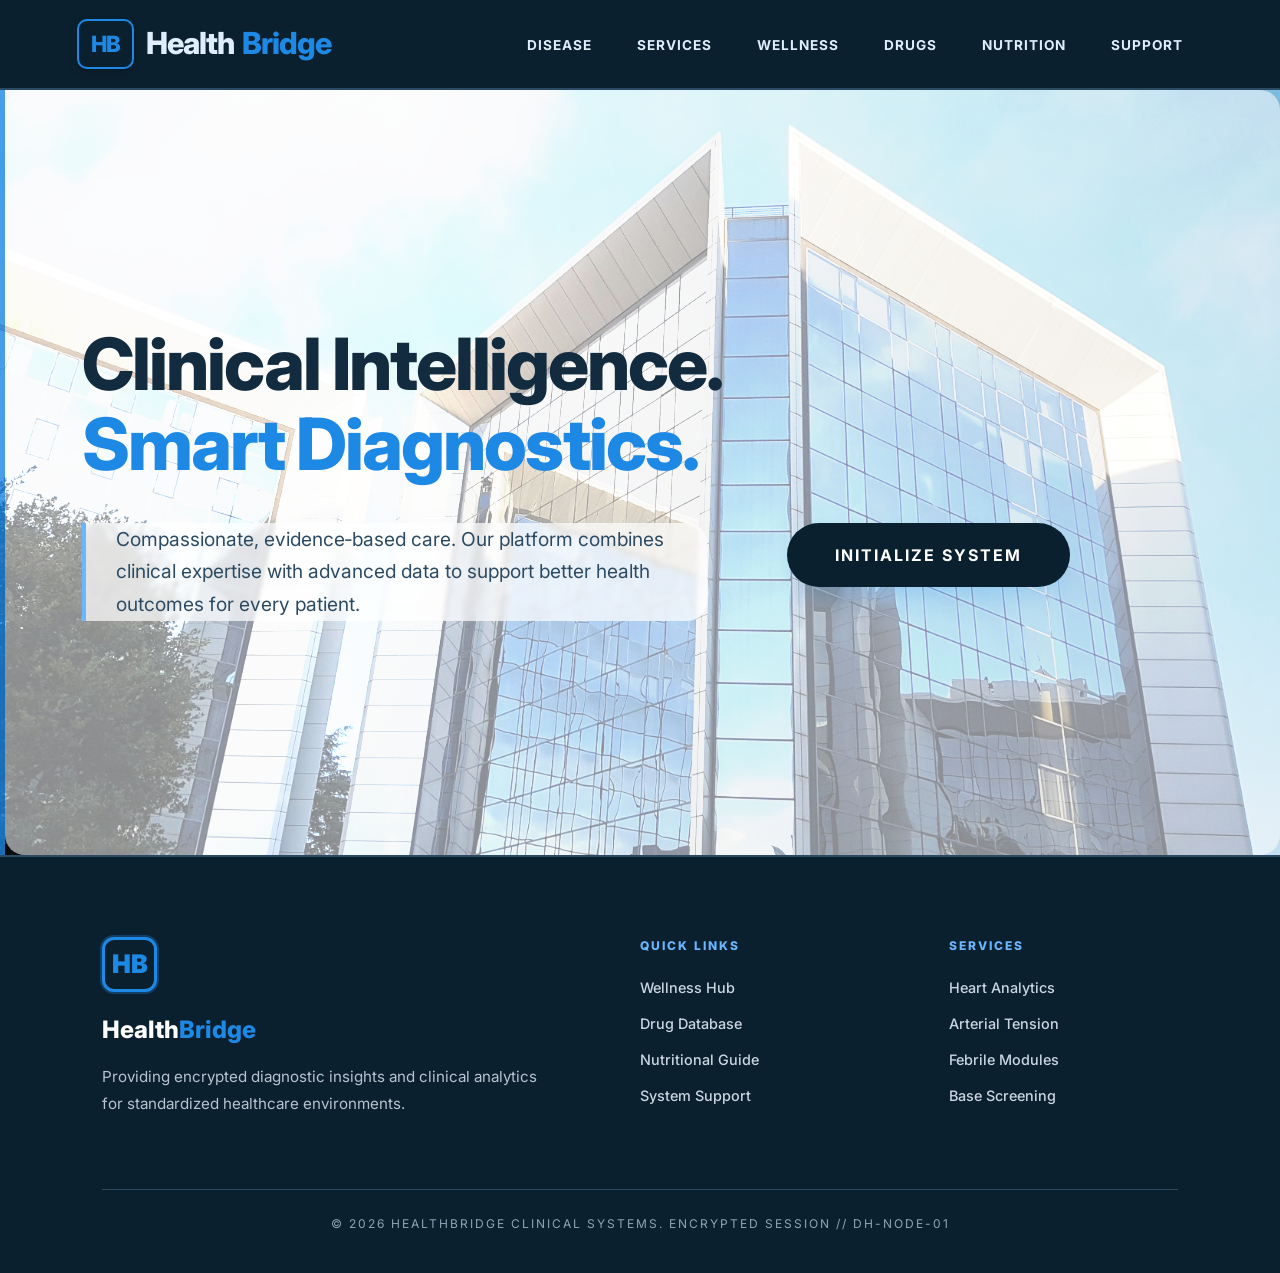
<file: frontend/index.html>
<!doctype html>
<html lang="en">
  <head>
    <meta charset="UTF-8" />
    <meta name="viewport" content="width=device-width, initial-scale=1.0" />
    <title>HealthBridge | Clinical Intelligence Systems</title>
    <link
      href="https://fonts.googleapis.com/css2?family=Inter:wght@400;600;700;800&display=swap"
      rel="stylesheet"
    />
    <link rel="stylesheet" href="style.css" />
  </head>
  <body>
    <nav class="navbar">
      <div class="logo" onclick="location.href = 'index.html'">
        <span class="logo-hb">HB</span> Health<span>Bridge</span>
      </div>

      <ul class="nav-links">
        <li class="nav-item mega-dropdown">
          <a href="#">Disease</a>
          <div class="mega-menu">
            <div class="mega-menu-content">
              <h3 class="menu-title">Medical Conditions and Diseases</h3>
              <div class="mega-menu-grid" id="diseaseGrid"></div>
            </div>
          </div>
        </li>

        <li class="nav-item">
          <a href="#">Services</a>
          <div class="dropdown">
            <a href="pages/services/heart-risk.html">Heart Risk Analysis</a>
            <a href="pages/services/fever.html">Febrile Respiratory</a>
            <a href="pages/services/hypertension.html">Hypertension</a>
            <a href="pages/services/hypotension.html">Hypotension</a>
            <a href="pages/services/normal.html">General Screening</a>
          </div>
        </li>

        <li class="nav-item"><a href="pages/wellness.html">Wellness</a></li>
        <li class="nav-item"><a href="pages/primary-drugs.html">Drugs</a></li>
        <li class="nav-item"><a href="pages/foods.html">Nutrition</a></li>
        <li class="nav-item"><a href="pages/contact.html">Support</a></li>
      </ul>
    </nav>

    <header class="hero">
      <div class="hero-sidebar-accent"></div>
      <div class="hero-content">
        <div class="hero-header-stack">
          <h1>Clinical Intelligence. <br /><span>Smart Diagnostics.</span></h1>
        </div>

        <div class="hero-body-grid">
          <p>
            Compassionate, evidence‑based care. Our platform combines clinical
            expertise with advanced data to support better health outcomes for
            every patient.
          </p>
          <div class="hero-actions">
            <button class="btn-primary-sharp" onclick="handleAuth('signup')">
              Initialize System
            </button>
          </div>
        </div>
      </div>
    </header>

    <footer class="footer">
      <div class="footer-container">
        <div class="footer-section brand">
          <div class="brand-mark">HB</div>
          <h2>Health<span>Bridge</span></h2>
          <p>
            Providing encrypted diagnostic insights and clinical analytics for
            standardized healthcare environments.
          </p>
        </div>

        <div class="footer-section">
          <span class="label-heading">Quick Links</span>
          <ul>
            <li><a href="pages/wellness.html">Wellness Hub</a></li>
            <li><a href="pages/primary-drugs.html">Drug Database</a></li>
            <li><a href="pages/foods.html">Nutritional Guide</a></li>
            <li><a href="pages/contact.html">System Support</a></li>
          </ul>
        </div>

        <div class="footer-section">
          <span class="label-heading">Services</span>
          <ul>
            <li>
              <a href="pages/services/heart-risk.html">Heart Analytics</a>
            </li>
            <li>
              <a href="pages/services/hypertension.html">Arterial Tension</a>
            </li>
            <li><a href="pages/services/fever.html">Febrile Modules</a></li>
            <li><a href="pages/services/normal.html">Base Screening</a></li>
          </ul>
        </div>
      </div>

      <div class="footer-bottom">
        <p>
          &copy; 2026 HealthBridge Clinical Systems. Encrypted Session //
          DH-NODE-01
        </p>
      </div>
    </footer>

    <script src="script.js"></script>
  </body>
</html>
</file>
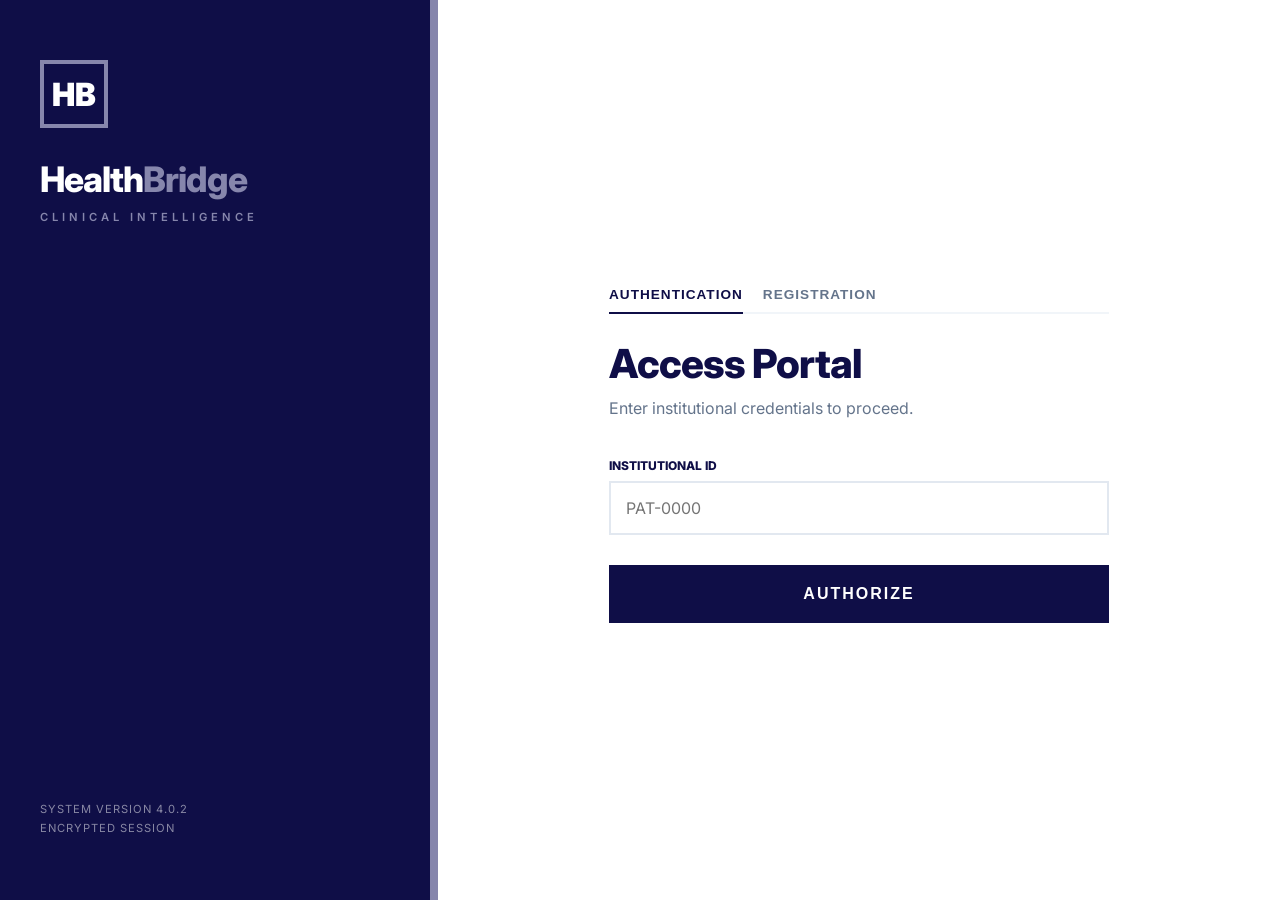
<file: frontend/auth.html>
<!doctype html>
<html lang="en">
  <head>
    <meta charset="UTF-8" />
    <meta name="viewport" content="width=device-width, initial-scale=1.0" />
    <title>HealthBridge | Portal Authentication</title>
    <link
      href="https://fonts.googleapis.com/css2?family=Inter:wght@400;600;700;800&display=swap"
      rel="stylesheet"
    />
    <link rel="stylesheet" href="auth.css" />
  </head>
  <body>
    <div class="main-shell">
      <aside class="sidebar">
        <div class="sidebar-top">
          <div class="brand-mark">HB</div>
          <div class="brand-text">
            <h1>Health<span>Bridge</span></h1>
            <p>Clinical Intelligence</p>
          </div>
        </div>
        <div class="sidebar-footer">
          <p>System Version 4.0.2</p>
          <p>Encrypted Session</p>
        </div>
      </aside>

      <section class="auth-viewport">
        <div class="auth-card">
          <div class="card-header">
            <div class="mode-indicator">
              <button
                id="toggleSignin"
                class="active"
                onclick="showMode('signin')"
              >
                Authentication
              </button>
              <button id="toggleSignup" onclick="showMode('signup')">
                Registration
              </button>
            </div>
            <h2 id="formTitle">Access Portal</h2>
            <p id="formSubtitle">Enter institutional credentials to proceed.</p>
          </div>

          <form id="authForm" class="clinical-form">
            <div id="roleSelection" class="form-section hidden">
              <span class="label-heading">Account Type</span>
              <div class="role-selector">
                <div
                  class="role-option active"
                  data-role="patient"
                  onclick="setRole('patient')"
                >
                  Patient
                </div>
                <div
                  class="role-option"
                  data-role="doctor"
                  onclick="setRole('doctor')"
                >
                  Medical Staff
                </div>
              </div>
            </div>

            <div class="input-stack">
              <div id="idField" class="input-group">
                <label for="userId">Institutional ID</label>
                <input
                  type="text"
                  id="userId"
                  placeholder="PAT-0000"
                  required
                />
              </div>

              <div id="nameField" class="input-group hidden">
                <label for="userName">Full Name</label>
                <input
                  type="text"
                  id="userName"
                  placeholder="Surname, First Name"
                />
              </div>

              <div id="contactSection" class="hidden">
                <span class="label-heading"
                  >Contact Information (At least one required)</span
                >
                <div class="input-group">
                  <label for="userEmail">Email Address</label>
                  <input
                    type="email"
                    id="userEmail"
                    placeholder="staff@healthbridge.org"
                  />
                </div>
                <div class="input-group">
                  <label for="userPhone">Phone Number</label>
                  <input
                    type="text"
                    id="userPhone"
                    placeholder="+8801XXXXXXXXX"
                  />
                </div>
              </div>

              <div class="input-row">
                <div id="bloodGroupField" class="input-group hidden">
                  <label for="bloodGroup">Serotype</label>
                  <select id="bloodGroup">
                    <option value="">--</option>
                    <option value="A+">A+</option>
                    <option value="A-">A-</option>
                    <option value="B+">B+</option>
                    <option value="B-">B-</option>
                    <option value="O+">O+</option>
                    <option value="O-">O-</option>
                    <option value="AB+">AB+</option>
                    <option value="AB-">AB-</option>
                  </select>
                </div>

                <div id="deptField" class="input-group hidden">
                  <label for="department">Department</label>
                  <input
                    type="text"
                    id="department"
                    placeholder="Internal Med."
                  />
                </div>
              </div>
            </div>

            <button type="submit" class="primary-action-btn" id="submitBtn">
              Authorize
            </button>
          </form>

          <div id="messageBox" class="status-msg hidden"></div>
        </div>
      </section>
    </div>
    <script src="auth.js"></script>
  </body>
</html>
</file>
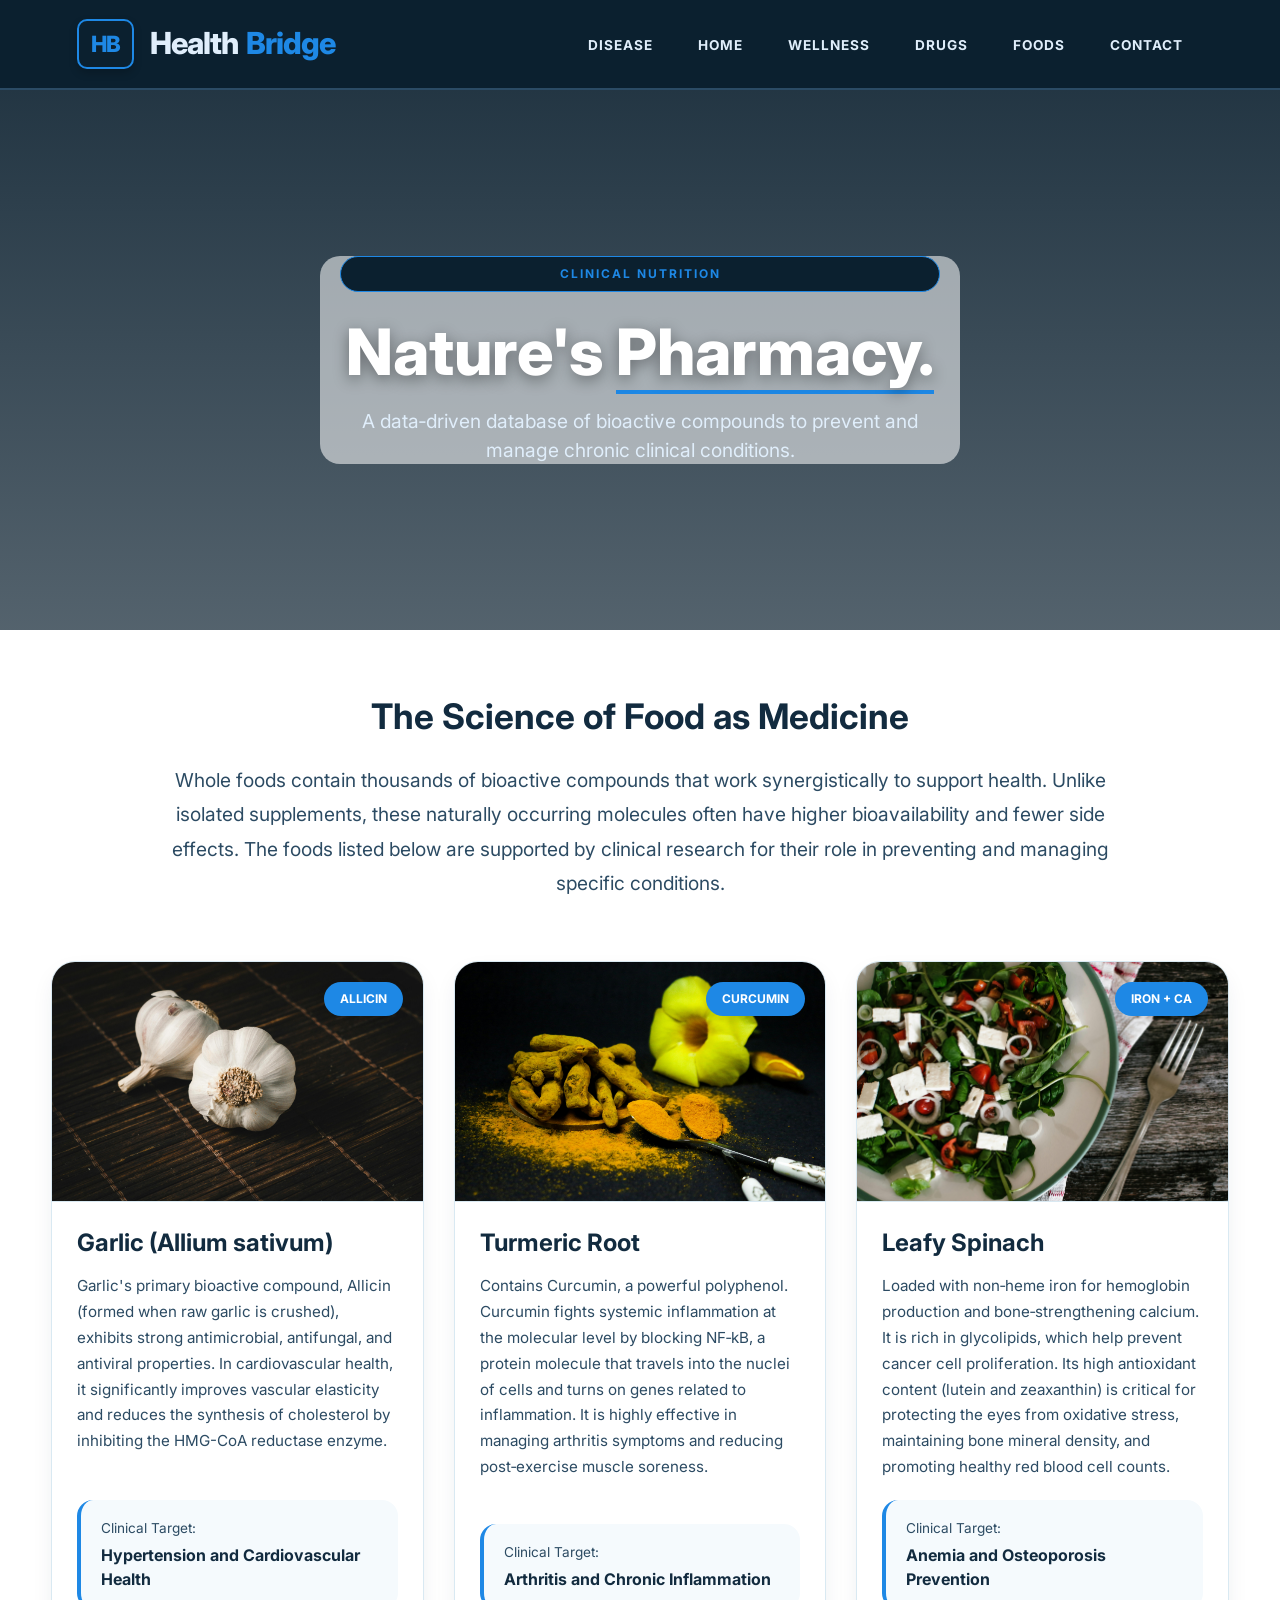
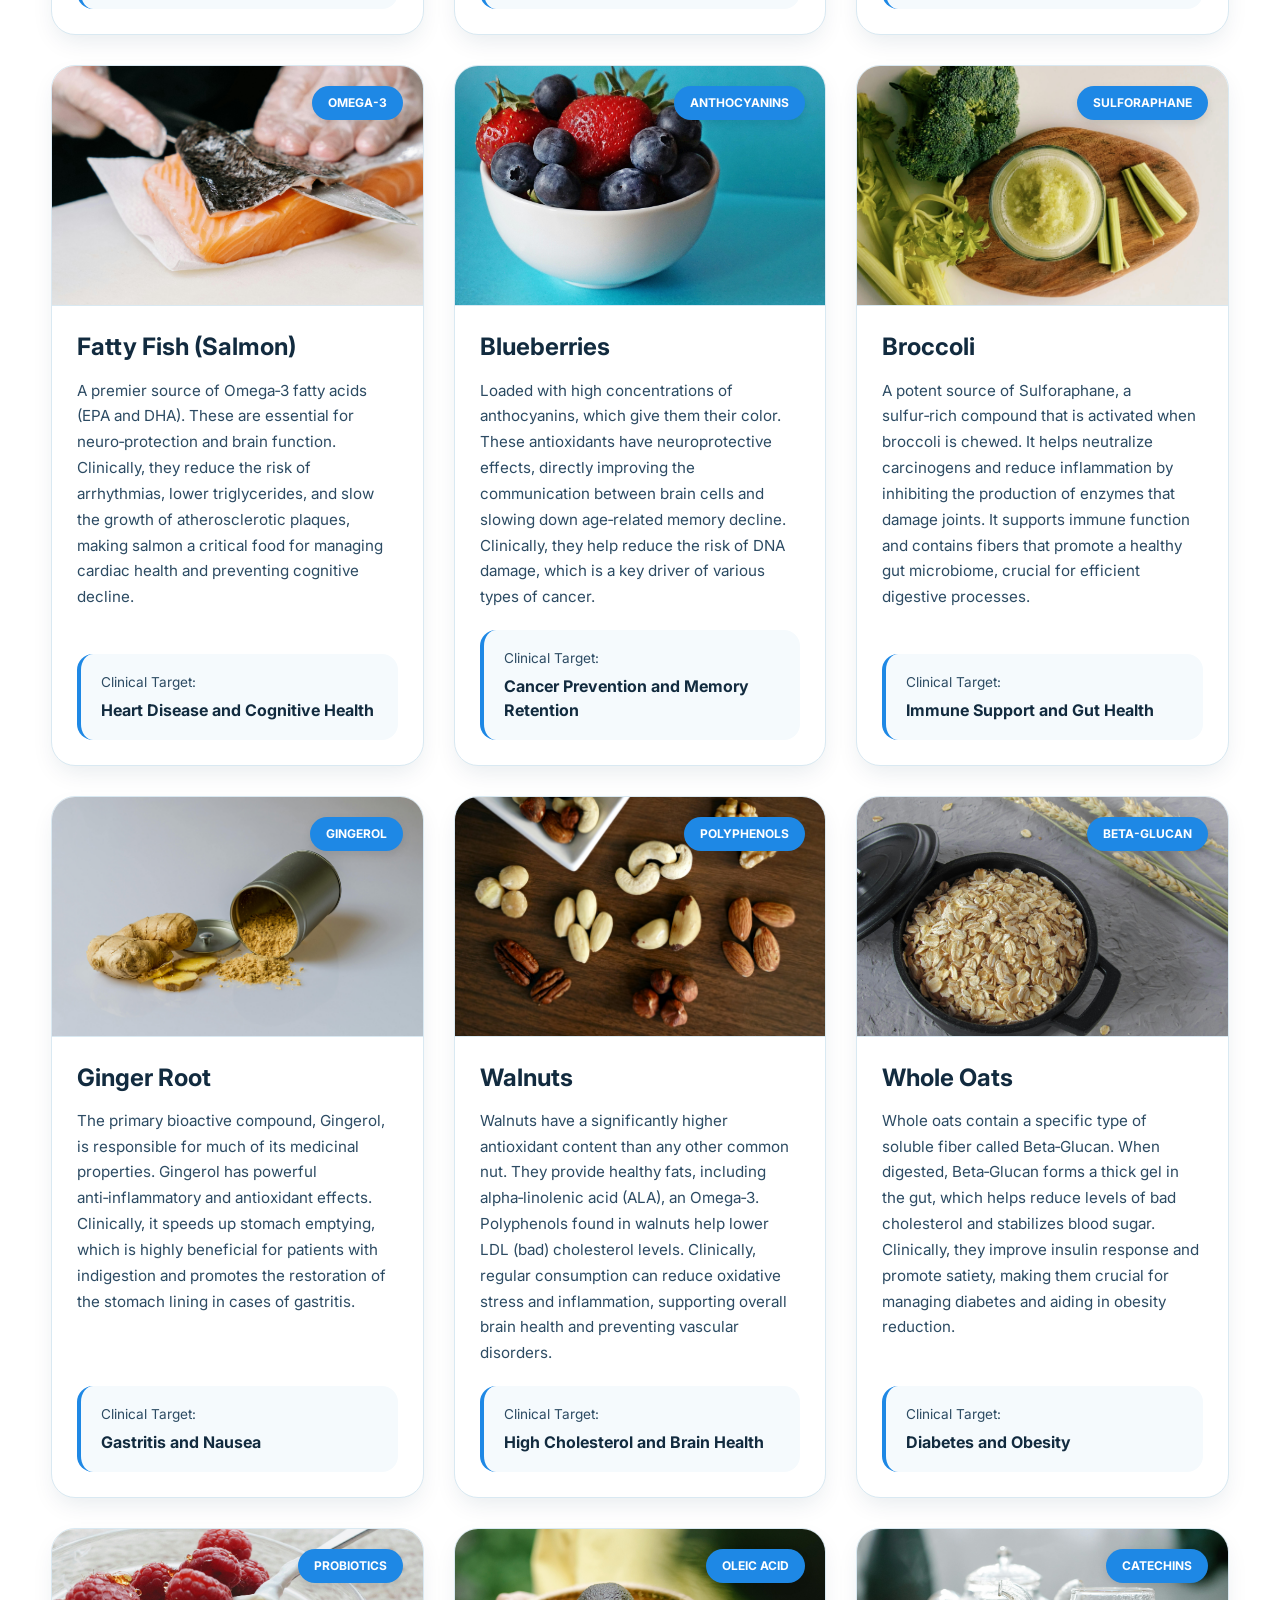
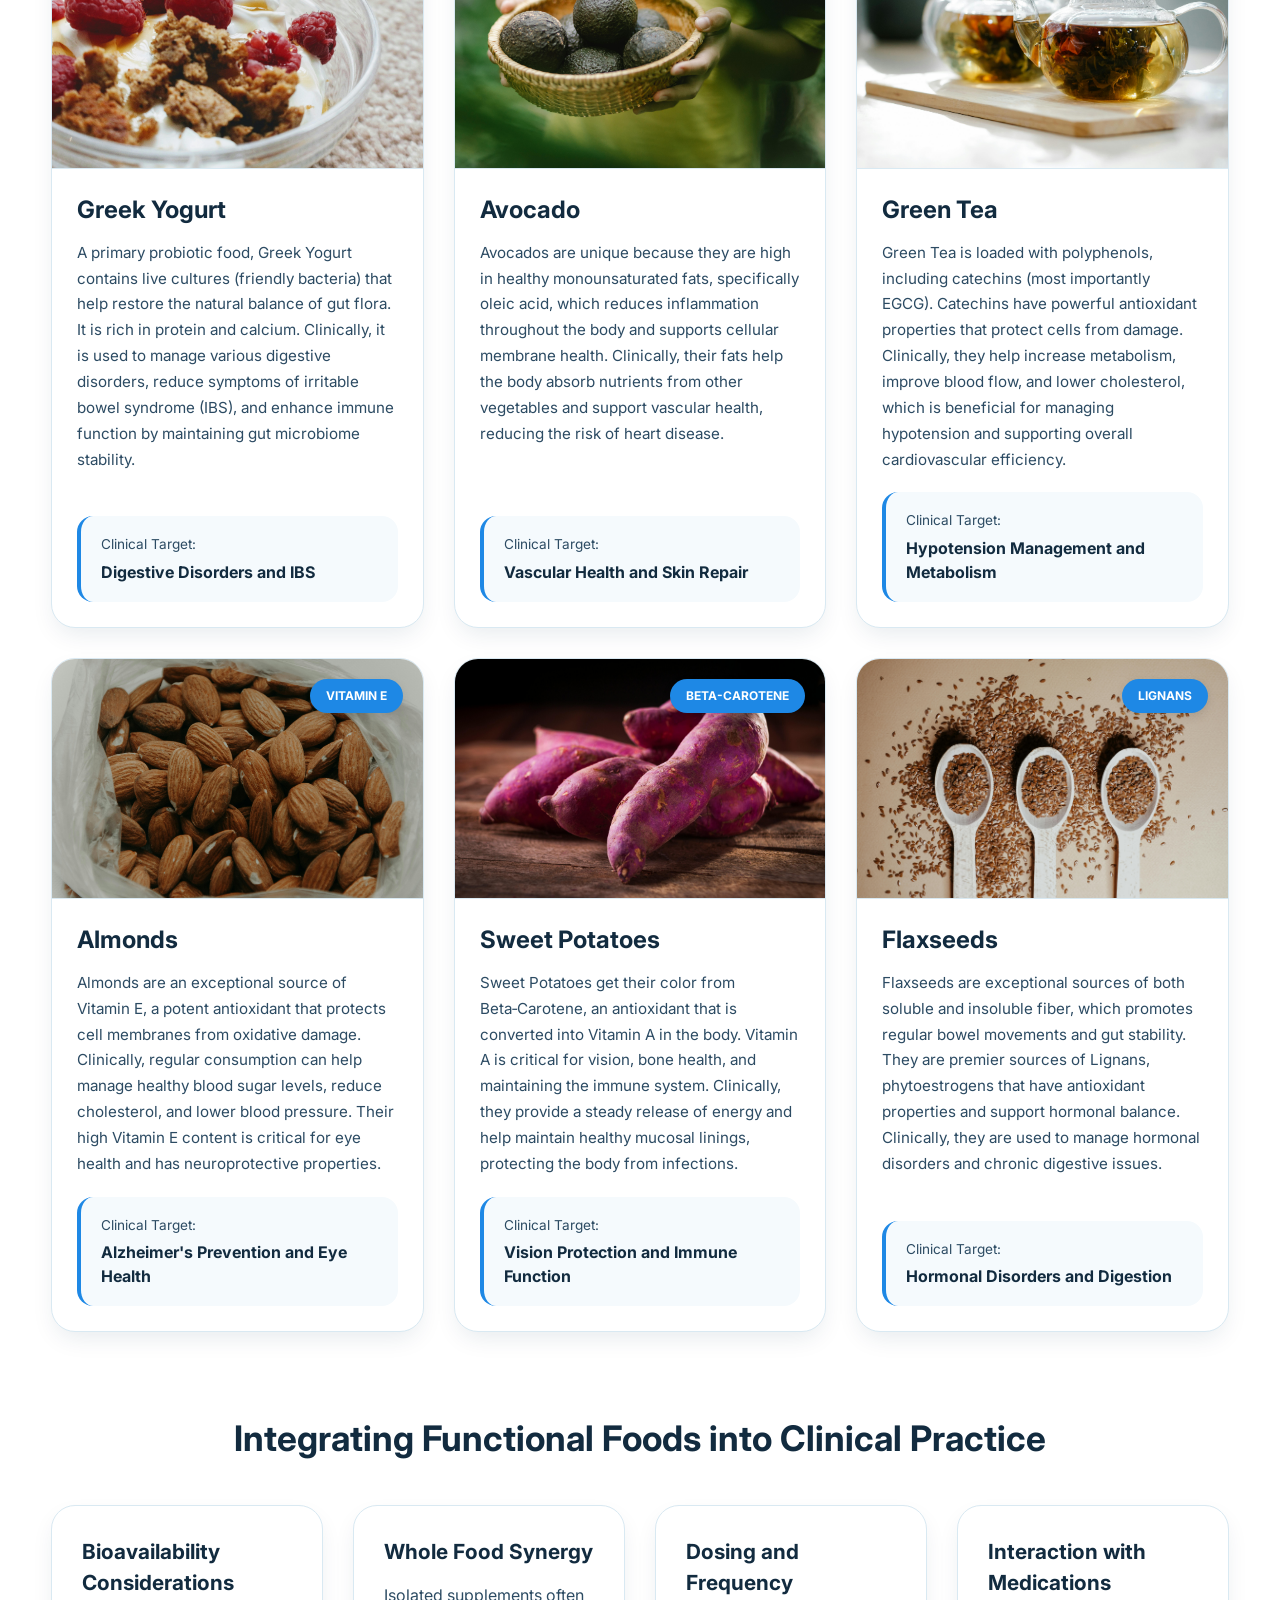
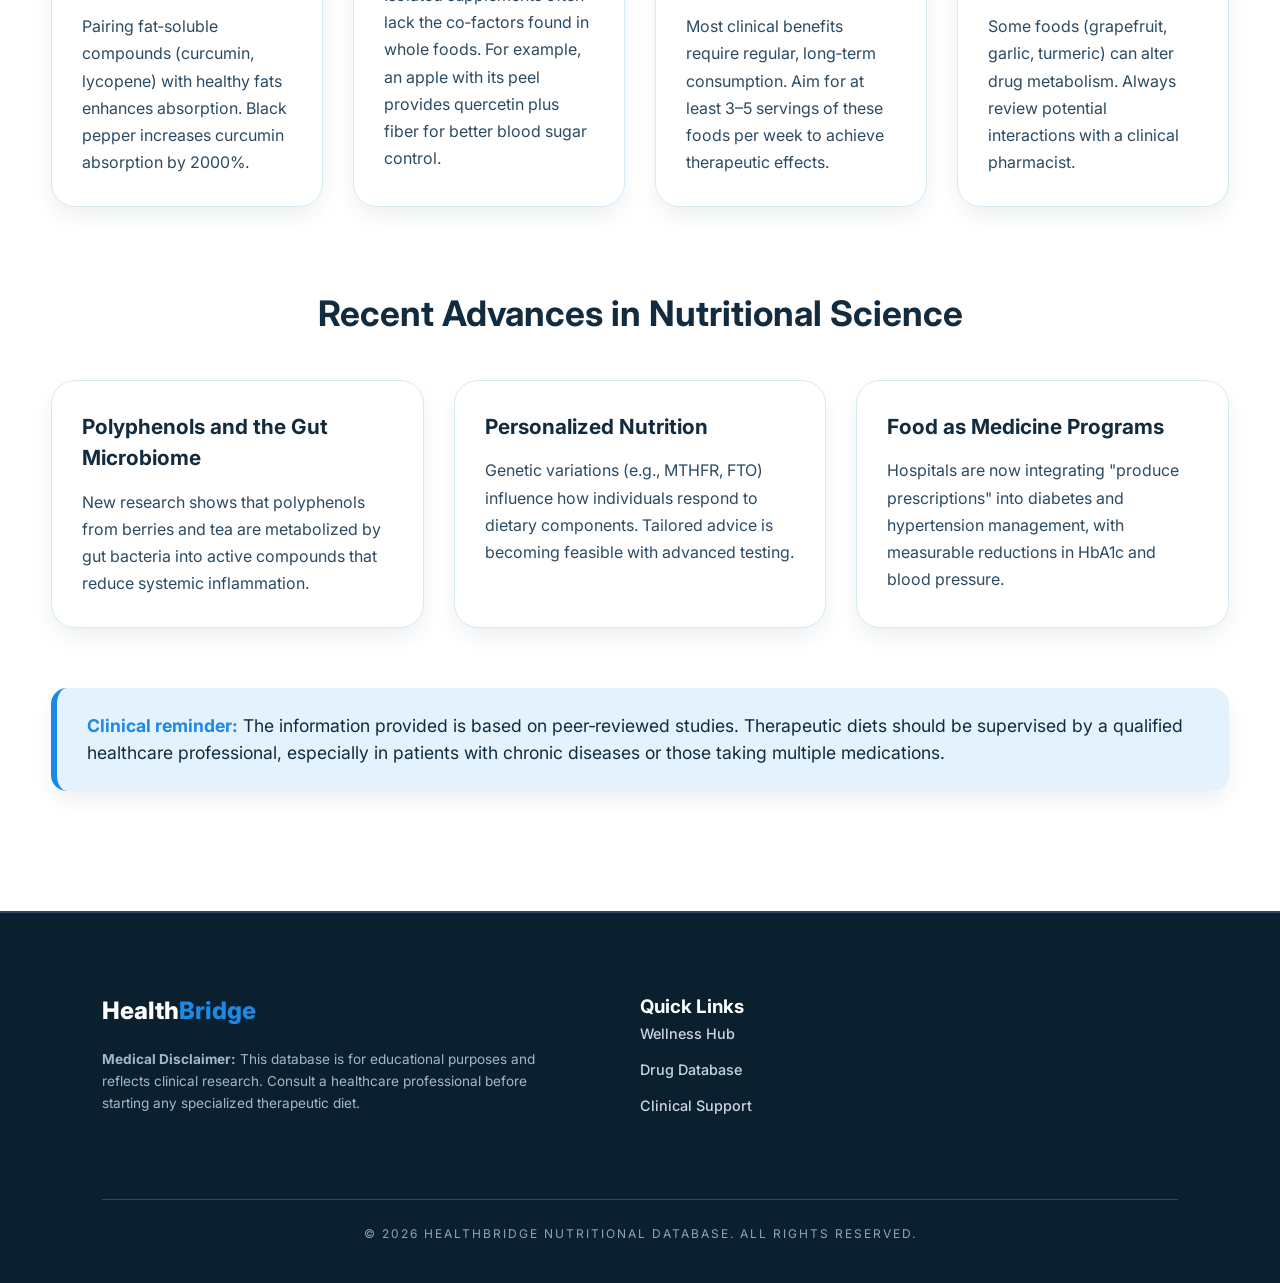
<file: frontend/pages/foods.html>
<!doctype html>
<html lang="en">
  <head>
    <meta charset="UTF-8" />
    <meta name="viewport" content="width=device-width, initial-scale=1.0" />
    <title>HealthBridge | Clinical Nutritional Therapy</title>
    <link
      href="https://fonts.googleapis.com/css2?family=Inter:wght@400;600;700;800&display=swap"
      rel="stylesheet"
    />
    <link rel="stylesheet" href="../style.css" />
    <link rel="stylesheet" href="foods-style.css" />
  </head>
  <body>
    <nav class="navbar">
      <div class="logo" onclick="location.href = '../index.html'">
        <span class="logo-hb">HB</span> Health<span>Bridge</span>
      </div>
      <ul class="nav-links">
        <li class="nav-item mega-dropdown">
          <a href="#">Disease</a>
          <div class="mega-menu">
            <div class="mega-menu-content">
              <h3 class="menu-title">Medical Conditions and Diseases</h3>
              <div class="mega-menu-grid" id="diseaseGrid"></div>
            </div>
          </div>
        </li>
        <li class="nav-item"><a href="../index.html">Home</a></li>
        <li class="nav-item"><a href="wellness.html">Wellness</a></li>
        <li class="nav-item"><a href="primary-drugs.html">Drugs</a></li>
        <li class="nav-item"><a href="foods.html">Foods</a></li>
        <li class="nav-item"><a href="contact.html">Contact</a></li>
      </ul>
    </nav>

    <header class="foods-hero">
      <div class="hero-overlay"></div>
      <div class="hero-content">
        <span class="hero-tag">Clinical Nutrition</span>
        <h1>Nature's <span>Pharmacy.</span></h1>
        <p>
          A data‑driven database of bioactive compounds to prevent and manage
          chronic clinical conditions.
        </p>
      </div>
    </header>

    <!-- New Section: Nutritional Philosophy -->
    <section class="nutrition-intro">
      <div class="intro-container">
        <h2>The Science of Food as Medicine</h2>
        <p>
          Whole foods contain thousands of bioactive compounds that work
          synergistically to support health. Unlike isolated supplements, these
          naturally occurring molecules often have higher bioavailability and
          fewer side effects. The foods listed below are supported by clinical
          research for their role in preventing and managing specific
          conditions.
        </p>
      </div>
    </section>

    <main class="foods-container">
      <div class="foods-grid">
        <!-- Original 15 food cards (unchanged content) -->
        <div class="food-card">
          <div class="food-image-wrapper">
            <span class="nutrient-badge">Allicin</span>
            <img src="10.jpg" alt="Garlic" />
          </div>
          <div class="food-content">
            <h2>Garlic (Allium sativum)</h2>
            <p>
              Garlic's primary bioactive compound, Allicin (formed when raw
              garlic is crushed), exhibits strong antimicrobial, antifungal, and
              antiviral properties. In cardiovascular health, it significantly
              improves vascular elasticity and reduces the synthesis of
              cholesterol by inhibiting the HMG-CoA reductase enzyme.
            </p>
            <div class="medical-target">
              Clinical Target:
              <span>Hypertension and Cardiovascular Health</span>
            </div>
          </div>
        </div>

        <div class="food-card">
          <div class="food-image-wrapper">
            <span class="nutrient-badge">Curcumin</span>
            <img src="11.jpg" alt="Turmeric" />
          </div>
          <div class="food-content">
            <h2>Turmeric Root</h2>
            <p>
              Contains Curcumin, a powerful polyphenol. Curcumin fights systemic
              inflammation at the molecular level by blocking NF‑kB, a protein
              molecule that travels into the nuclei of cells and turns on genes
              related to inflammation. It is highly effective in managing
              arthritis symptoms and reducing post‑exercise muscle soreness.
            </p>
            <div class="medical-target">
              Clinical Target: <span>Arthritis and Chronic Inflammation</span>
            </div>
          </div>
        </div>

        <div class="food-card">
          <div class="food-image-wrapper">
            <span class="nutrient-badge">Iron + Ca</span>
            <img src="12.jpg" alt="Spinach" />
          </div>
          <div class="food-content">
            <h2>Leafy Spinach</h2>
            <p>
              Loaded with non‑heme iron for hemoglobin production and
              bone‑strengthening calcium. It is rich in glycolipids, which help
              prevent cancer cell proliferation. Its high antioxidant content
              (lutein and zeaxanthin) is critical for protecting the eyes from
              oxidative stress, maintaining bone mineral density, and promoting
              healthy red blood cell counts.
            </p>
            <div class="medical-target">
              Clinical Target: <span>Anemia and Osteoporosis Prevention</span>
            </div>
          </div>
        </div>

        <div class="food-card">
          <div class="food-image-wrapper">
            <span class="nutrient-badge">Omega-3</span>
            <img src="13.jpg" alt="Salmon" />
          </div>
          <div class="food-content">
            <h2>Fatty Fish (Salmon)</h2>
            <p>
              A premier source of Omega‑3 fatty acids (EPA and DHA). These are
              essential for neuro‑protection and brain function. Clinically,
              they reduce the risk of arrhythmias, lower triglycerides, and slow
              the growth of atherosclerotic plaques, making salmon a critical
              food for managing cardiac health and preventing cognitive decline.
            </p>
            <div class="medical-target">
              Clinical Target: <span>Heart Disease and Cognitive Health</span>
            </div>
          </div>
        </div>

        <div class="food-card">
          <div class="food-image-wrapper">
            <span class="nutrient-badge">Anthocyanins</span>
            <img src="14.jpg" alt="Blueberries" />
          </div>
          <div class="food-content">
            <h2>Blueberries</h2>
            <p>
              Loaded with high concentrations of anthocyanins, which give them
              their color. These antioxidants have neuroprotective effects,
              directly improving the communication between brain cells and
              slowing down age‑related memory decline. Clinically, they help
              reduce the risk of DNA damage, which is a key driver of various
              types of cancer.
            </p>
            <div class="medical-target">
              Clinical Target:
              <span>Cancer Prevention and Memory Retention</span>
            </div>
          </div>
        </div>

        <div class="food-card">
          <div class="food-image-wrapper">
            <span class="nutrient-badge">Sulforaphane</span>
            <img src="15.jpg" alt="Broccoli" />
          </div>
          <div class="food-content">
            <h2>Broccoli</h2>
            <p>
              A potent source of Sulforaphane, a sulfur‑rich compound that is
              activated when broccoli is chewed. It helps neutralize carcinogens
              and reduce inflammation by inhibiting the production of enzymes
              that damage joints. It supports immune function and contains
              fibers that promote a healthy gut microbiome, crucial for
              efficient digestive processes.
            </p>
            <div class="medical-target">
              Clinical Target: <span>Immune Support and Gut Health</span>
            </div>
          </div>
        </div>

        <div class="food-card">
          <div class="food-image-wrapper">
            <span class="nutrient-badge">Gingerol</span>
            <img src="16.jpg" alt="Ginger" />
          </div>
          <div class="food-content">
            <h2>Ginger Root</h2>
            <p>
              The primary bioactive compound, Gingerol, is responsible for much
              of its medicinal properties. Gingerol has powerful
              anti‑inflammatory and antioxidant effects. Clinically, it speeds
              up stomach emptying, which is highly beneficial for patients with
              indigestion and promotes the restoration of the stomach lining in
              cases of gastritis.
            </p>
            <div class="medical-target">
              Clinical Target: <span>Gastritis and Nausea</span>
            </div>
          </div>
        </div>

        <div class="food-card">
          <div class="food-image-wrapper">
            <span class="nutrient-badge">Polyphenols</span>
            <img src="17.jpg" alt="Walnuts" />
          </div>
          <div class="food-content">
            <h2>Walnuts</h2>
            <p>
              Walnuts have a significantly higher antioxidant content than any
              other common nut. They provide healthy fats, including
              alpha‑linolenic acid (ALA), an Omega‑3. Polyphenols found in
              walnuts help lower LDL (bad) cholesterol levels. Clinically,
              regular consumption can reduce oxidative stress and inflammation,
              supporting overall brain health and preventing vascular disorders.
            </p>
            <div class="medical-target">
              Clinical Target: <span>High Cholesterol and Brain Health</span>
            </div>
          </div>
        </div>

        <div class="food-card">
          <div class="food-image-wrapper">
            <span class="nutrient-badge">Beta-Glucan</span>
            <img src="18.jpg" alt="Oats" />
          </div>
          <div class="food-content">
            <h2>Whole Oats</h2>
            <p>
              Whole oats contain a specific type of soluble fiber called
              Beta‑Glucan. When digested, Beta‑Glucan forms a thick gel in the
              gut, which helps reduce levels of bad cholesterol and stabilizes
              blood sugar. Clinically, they improve insulin response and promote
              satiety, making them crucial for managing diabetes and aiding in
              obesity reduction.
            </p>
            <div class="medical-target">
              Clinical Target: <span>Diabetes and Obesity</span>
            </div>
          </div>
        </div>

        <div class="food-card">
          <div class="food-image-wrapper">
            <span class="nutrient-badge">Probiotics</span>
            <img src="19.jpg" alt="Yogurt" />
          </div>
          <div class="food-content">
            <h2>Greek Yogurt</h2>
            <p>
              A primary probiotic food, Greek Yogurt contains live cultures
              (friendly bacteria) that help restore the natural balance of gut
              flora. It is rich in protein and calcium. Clinically, it is used
              to manage various digestive disorders, reduce symptoms of
              irritable bowel syndrome (IBS), and enhance immune function by
              maintaining gut microbiome stability.
            </p>
            <div class="medical-target">
              Clinical Target: <span>Digestive Disorders and IBS</span>
            </div>
          </div>
        </div>

        <div class="food-card">
          <div class="food-image-wrapper">
            <span class="nutrient-badge">Oleic Acid</span>
            <img src="20.jpg" alt="Avocado" />
          </div>
          <div class="food-content">
            <h2>Avocado</h2>
            <p>
              Avocados are unique because they are high in healthy
              monounsaturated fats, specifically oleic acid, which reduces
              inflammation throughout the body and supports cellular membrane
              health. Clinically, their fats help the body absorb nutrients from
              other vegetables and support vascular health, reducing the risk of
              heart disease.
            </p>
            <div class="medical-target">
              Clinical Target: <span>Vascular Health and Skin Repair</span>
            </div>
          </div>
        </div>

        <div class="food-card">
          <div class="food-image-wrapper">
            <span class="nutrient-badge">Catechins</span>
            <img src="21.jpg" alt="Green Tea" />
          </div>
          <div class="food-content">
            <h2>Green Tea</h2>
            <p>
              Green Tea is loaded with polyphenols, including catechins (most
              importantly EGCG). Catechins have powerful antioxidant properties
              that protect cells from damage. Clinically, they help increase
              metabolism, improve blood flow, and lower cholesterol, which is
              beneficial for managing hypotension and supporting overall
              cardiovascular efficiency.
            </p>
            <div class="medical-target">
              Clinical Target:
              <span>Hypotension Management and Metabolism</span>
            </div>
          </div>
        </div>

        <div class="food-card">
          <div class="food-image-wrapper">
            <span class="nutrient-badge">Vitamin E</span>
            <img src="22.jpg" alt="Almonds" />
          </div>
          <div class="food-content">
            <h2>Almonds</h2>
            <p>
              Almonds are an exceptional source of Vitamin E, a potent
              antioxidant that protects cell membranes from oxidative damage.
              Clinically, regular consumption can help manage healthy blood
              sugar levels, reduce cholesterol, and lower blood pressure. Their
              high Vitamin E content is critical for eye health and has
              neuroprotective properties.
            </p>
            <div class="medical-target">
              Clinical Target:
              <span>Alzheimer's Prevention and Eye Health</span>
            </div>
          </div>
        </div>

        <div class="food-card">
          <div class="food-image-wrapper">
            <span class="nutrient-badge">Beta-Carotene</span>
            <img src="23.jpg" alt="Sweet Potatoes" />
          </div>
          <div class="food-content">
            <h2>Sweet Potatoes</h2>
            <p>
              Sweet Potatoes get their color from Beta‑Carotene, an antioxidant
              that is converted into Vitamin A in the body. Vitamin A is
              critical for vision, bone health, and maintaining the immune
              system. Clinically, they provide a steady release of energy and
              help maintain healthy mucosal linings, protecting the body from
              infections.
            </p>
            <div class="medical-target">
              Clinical Target:
              <span>Vision Protection and Immune Function</span>
            </div>
          </div>
        </div>

        <div class="food-card">
          <div class="food-image-wrapper">
            <span class="nutrient-badge">Lignans</span>
            <img src="24.jpg" alt="Flaxseeds" />
          </div>
          <div class="food-content">
            <h2>Flaxseeds</h2>
            <p>
              Flaxseeds are exceptional sources of both soluble and insoluble
              fiber, which promotes regular bowel movements and gut stability.
              They are premier sources of Lignans, phytoestrogens that have
              antioxidant properties and support hormonal balance. Clinically,
              they are used to manage hormonal disorders and chronic digestive
              issues.
            </p>
            <div class="medical-target">
              Clinical Target: <span>Hormonal Disorders and Digestion</span>
            </div>
          </div>
        </div>
      </div>

      <!-- New Section: Nutritional Guidelines -->
      <section class="nutrition-guidelines">
        <h2>Integrating Functional Foods into Clinical Practice</h2>
        <div class="guidelines-grid">
          <div class="guideline-item">
            <h3>Bioavailability Considerations</h3>
            <p>
              Pairing fat‑soluble compounds (curcumin, lycopene) with healthy
              fats enhances absorption. Black pepper increases curcumin
              absorption by 2000%.
            </p>
          </div>
          <div class="guideline-item">
            <h3>Whole Food Synergy</h3>
            <p>
              Isolated supplements often lack the co‑factors found in whole
              foods. For example, an apple with its peel provides quercetin plus
              fiber for better blood sugar control.
            </p>
          </div>
          <div class="guideline-item">
            <h3>Dosing and Frequency</h3>
            <p>
              Most clinical benefits require regular, long‑term consumption. Aim
              for at least 3–5 servings of these foods per week to achieve
              therapeutic effects.
            </p>
          </div>
          <div class="guideline-item">
            <h3>Interaction with Medications</h3>
            <p>
              Some foods (grapefruit, garlic, turmeric) can alter drug
              metabolism. Always review potential interactions with a clinical
              pharmacist.
            </p>
          </div>
        </div>
      </section>

      <!-- New Section: Latest Research -->
      <section class="nutrition-research">
        <h2>Recent Advances in Nutritional Science</h2>
        <div class="research-grid">
          <div class="research-card">
            <h3>Polyphenols and the Gut Microbiome</h3>
            <p>
              New research shows that polyphenols from berries and tea are
              metabolized by gut bacteria into active compounds that reduce
              systemic inflammation.
            </p>
          </div>
          <div class="research-card">
            <h3>Personalized Nutrition</h3>
            <p>
              Genetic variations (e.g., MTHFR, FTO) influence how individuals
              respond to dietary components. Tailored advice is becoming
              feasible with advanced testing.
            </p>
          </div>
          <div class="research-card">
            <h3>Food as Medicine Programs</h3>
            <p>
              Hospitals are now integrating "produce prescriptions" into
              diabetes and hypertension management, with measurable reductions
              in HbA1c and blood pressure.
            </p>
          </div>
        </div>
      </section>

      <!-- Clinical Note -->
      <div class="clinical-note">
        <p>
          <strong>Clinical reminder:</strong> The information provided is based
          on peer‑reviewed studies. Therapeutic diets should be supervised by a
          qualified healthcare professional, especially in patients with chronic
          diseases or those taking multiple medications.
        </p>
      </div>
    </main>

    <footer class="footer">
      <div class="footer-container">
        <div class="footer-section brand">
          <h2>Health<span>Bridge</span></h2>
          <div class="nutritional-disclaimer">
            <strong>Medical Disclaimer:</strong> This database is for
            educational purposes and reflects clinical research. Consult a
            healthcare professional before starting any specialized therapeutic
            diet.
          </div>
        </div>
        <div class="footer-section">
          <h3>Quick Links</h3>
          <ul>
            <li><a href="wellness.html">Wellness Hub</a></li>
            <li><a href="primary-drugs.html">Drug Database</a></li>
            <li><a href="contact.html">Clinical Support</a></li>
          </ul>
        </div>
      </div>
      <div class="footer-bottom">
        <p>
          &copy; 2026 HealthBridge Nutritional Database. All rights reserved.
        </p>
      </div>
    </footer>

    <script src="../script.js"></script>
  </body>
</html>
</file>
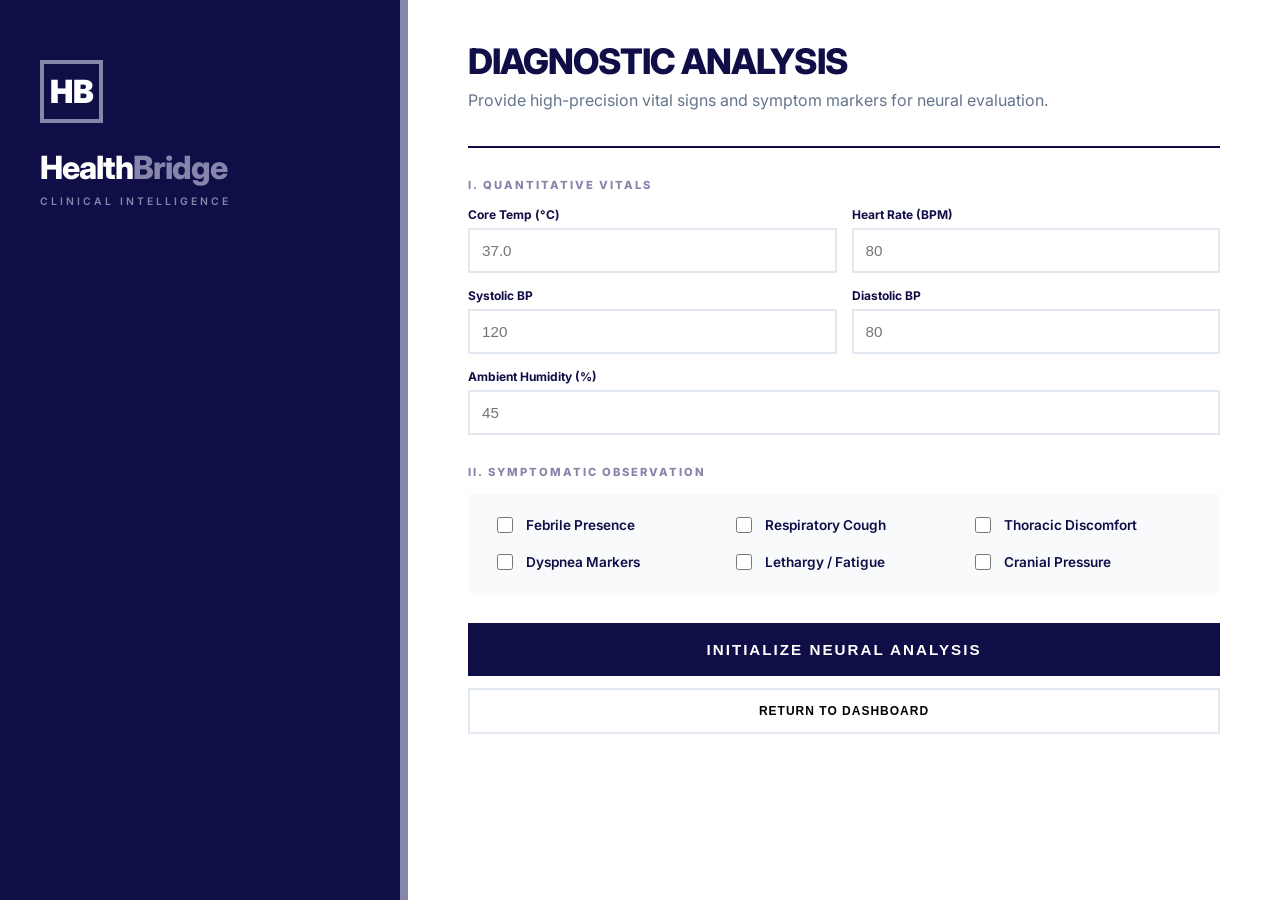
<file: frontend/pages/predictor.html>
<!doctype html>
<html lang="en">
  <head>
    <meta charset="UTF-8" />
    <meta name="viewport" content="width=device-width, initial-scale=1.0" />
    <title>HealthBridge | Clinical Analysis Engine</title>
    <link
      href="https://fonts.googleapis.com/css2?family=Inter:wght@400;600;700;800&display=swap"
      rel="stylesheet"
    />
    <link rel="stylesheet" href="predictor-style.css" />
  </head>
  <body>
    <div class="main-shell">
      <aside class="sidebar">
        <div class="sidebar-top">
          <div class="brand-mark">HB</div>
          <div class="brand-text">
            <h1>Health<span>Bridge</span></h1>
            <p>Clinical Intelligence</p>
          </div>
        </div>
      </aside>

      <section class="analysis-viewport">
        <div class="analysis-card">
          <header class="card-header">
            <h2>Diagnostic Analysis</h2>
            <p>
              Provide high-precision vital signs and symptom markers for neural
              evaluation.
            </p>
          </header>

          <form id="predictionForm" class="clinical-form">
            <span class="label-heading">I. Quantitative Vitals</span>
            <div class="input-grid">
              <div class="input-group">
                <label>Core Temp (°C)</label>
                <input
                  type="number"
                  id="temp"
                  step="0.1"
                  placeholder="37.0"
                  required
                />
              </div>
              <div class="input-group">
                <label>Heart Rate (BPM)</label>
                <input
                  type="number"
                  id="heart_rate"
                  placeholder="80"
                  required
                />
              </div>
              <div class="input-group">
                <label>Systolic BP</label>
                <input type="number" id="bp_sys" placeholder="120" required />
              </div>
              <div class="input-group">
                <label>Diastolic BP</label>
                <input type="number" id="bp_dia" placeholder="80" required />
              </div>
              <div class="input-group wide">
                <label>Ambient Humidity (%)</label>
                <input type="number" id="humidity" placeholder="45" required />
              </div>
            </div>

            <span class="label-heading">II. Symptomatic Observation</span>

            <div class="symptoms-shell">
              <div class="symptom-grid">
                <div class="symptom-item">
                  <input type="checkbox" id="fever" />
                  <label for="fever">Febrile Presence</label>
                </div>
                <div class="symptom-item">
                  <input type="checkbox" id="cough" />
                  <label for="cough">Respiratory Cough</label>
                </div>
                <div class="symptom-item">
                  <input type="checkbox" id="chest_pain" />
                  <label for="chest_pain">Thoracic Discomfort</label>
                </div>
                <div class="symptom-item">
                  <input type="checkbox" id="shortness_breath" />
                  <label for="shortness_breath">Dyspnea Markers</label>
                </div>
                <div class="symptom-item">
                  <input type="checkbox" id="fatigue" />
                  <label for="fatigue">Lethargy / Fatigue</label>
                </div>
                <div class="symptom-item">
                  <input type="checkbox" id="headache" />
                  <label for="headache">Cranial Pressure</label>
                </div>
              </div>
            </div>

            <div class="action-stack">
              <button type="submit" class="primary-action-btn">
                Initialize neural Analysis
              </button>
              <button
                type="button"
                class="secondary-action-btn"
                onclick="window.location.href = '../dashboard.html'"
              >
                Return to Dashboard
              </button>
            </div>
          </form>

          <div id="resultBox" class="result-display">
            <div class="result-header">
              <span class="label-heading">Evaluation Status</span>
              <h3 id="predictionResult">Ready for Input</h3>
            </div>
            <div class="result-footer">
              <p id="predictionScore">Awaiting Data Processing</p>
            </div>
          </div>
        </div>
      </section>
    </div>

    <script src="../predictor.js"></script>
  </body>
</html>
</file>
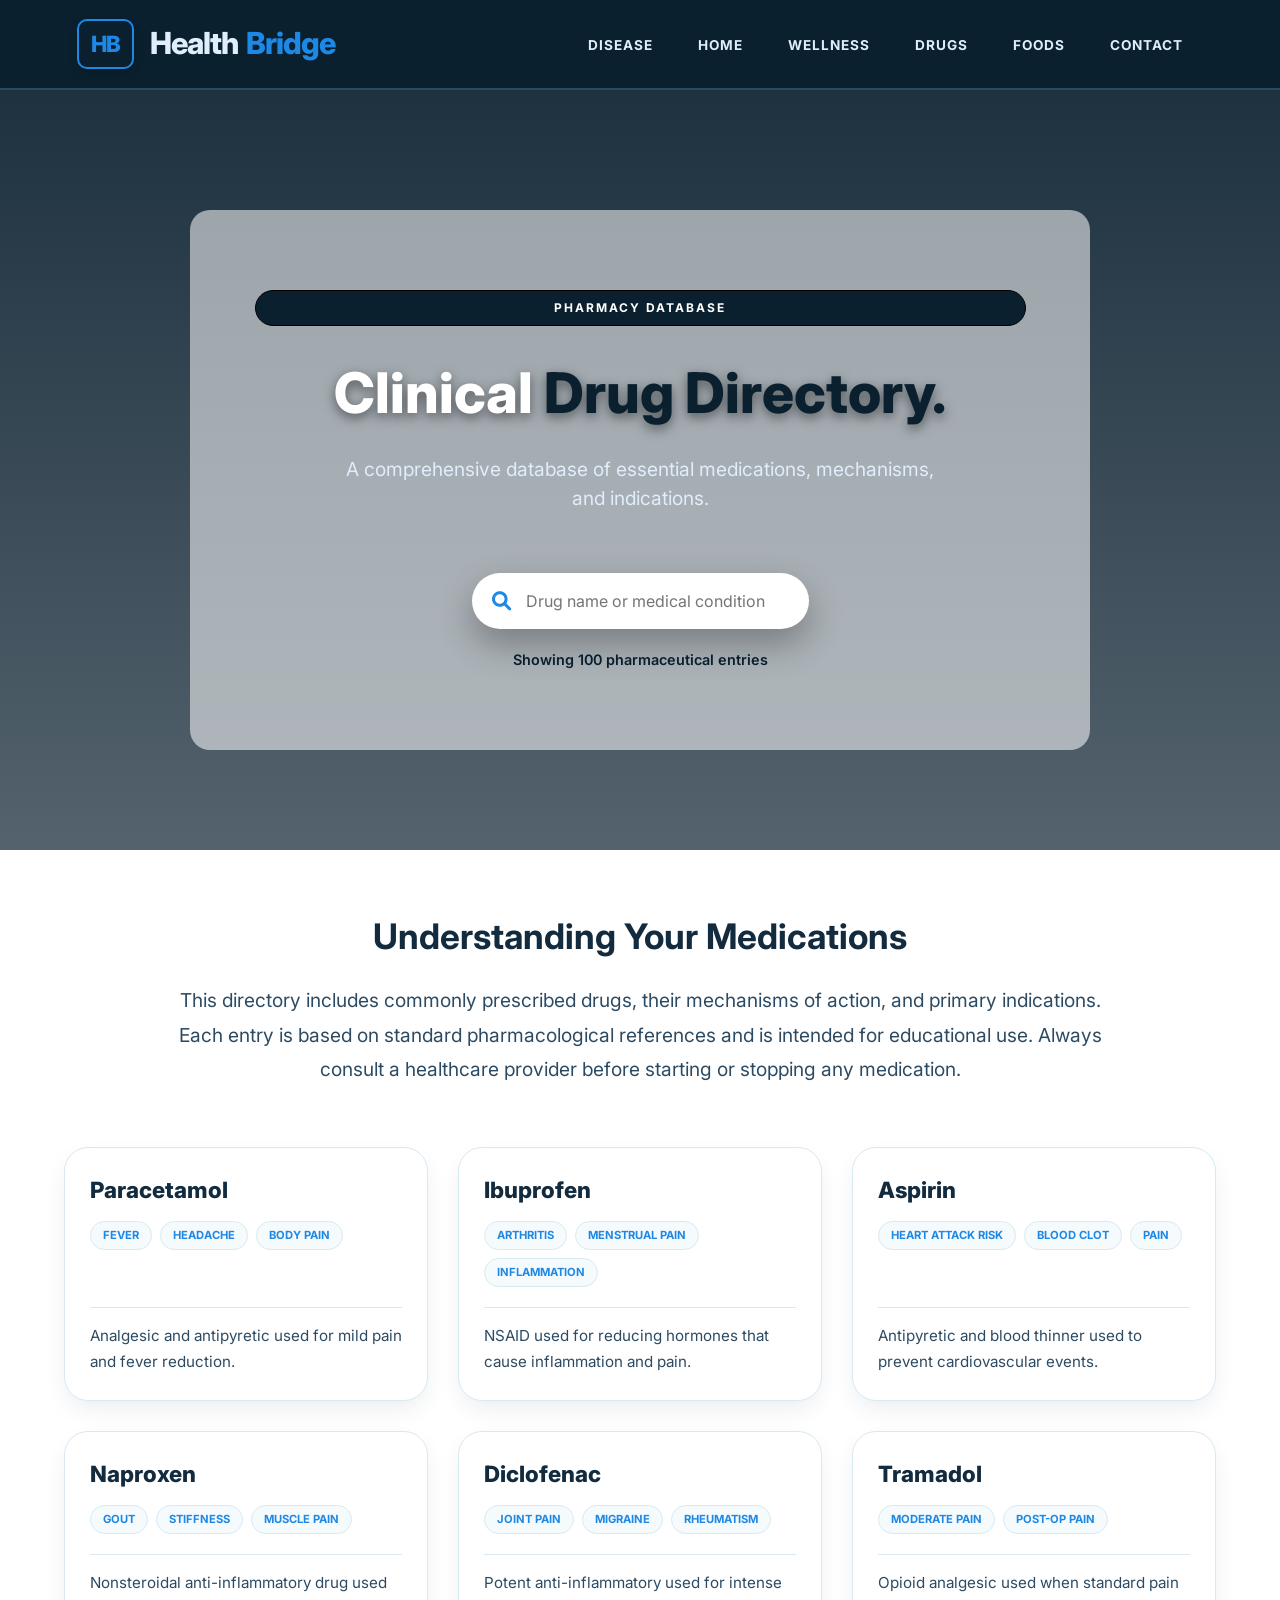
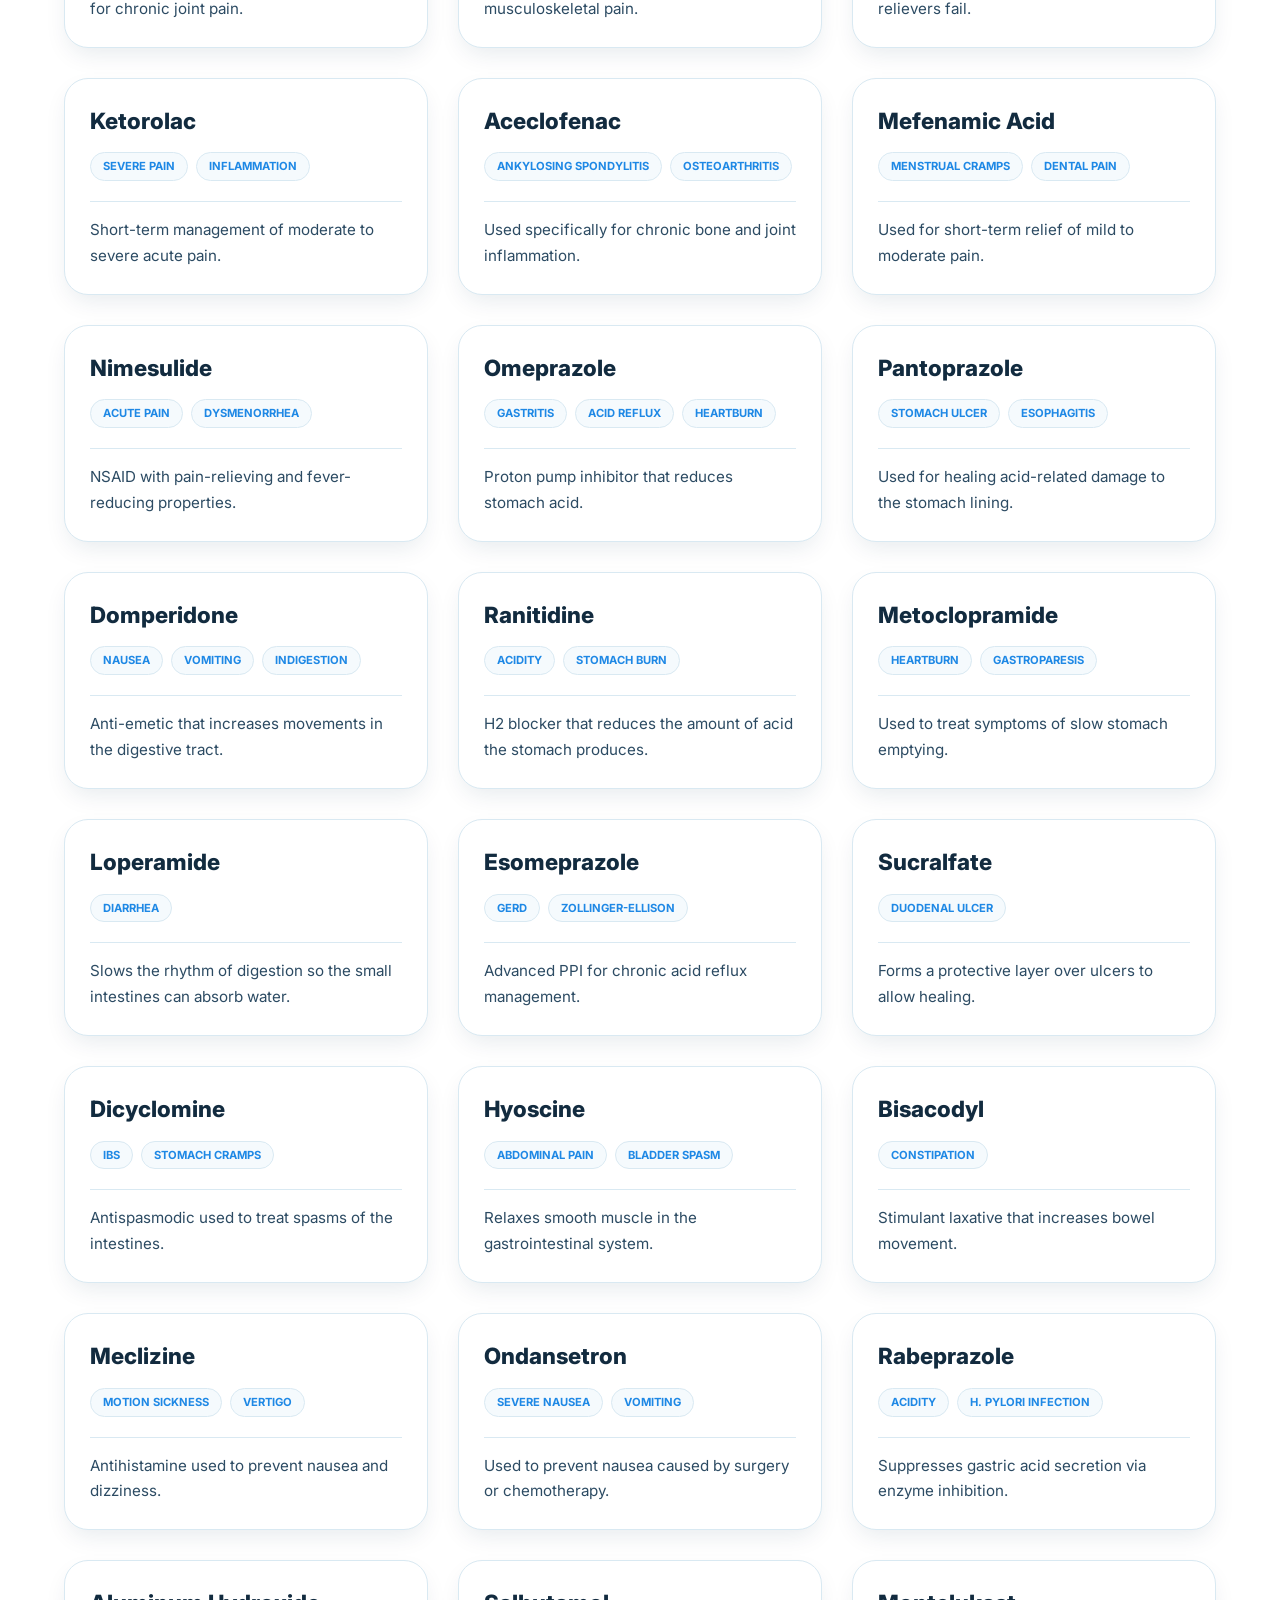
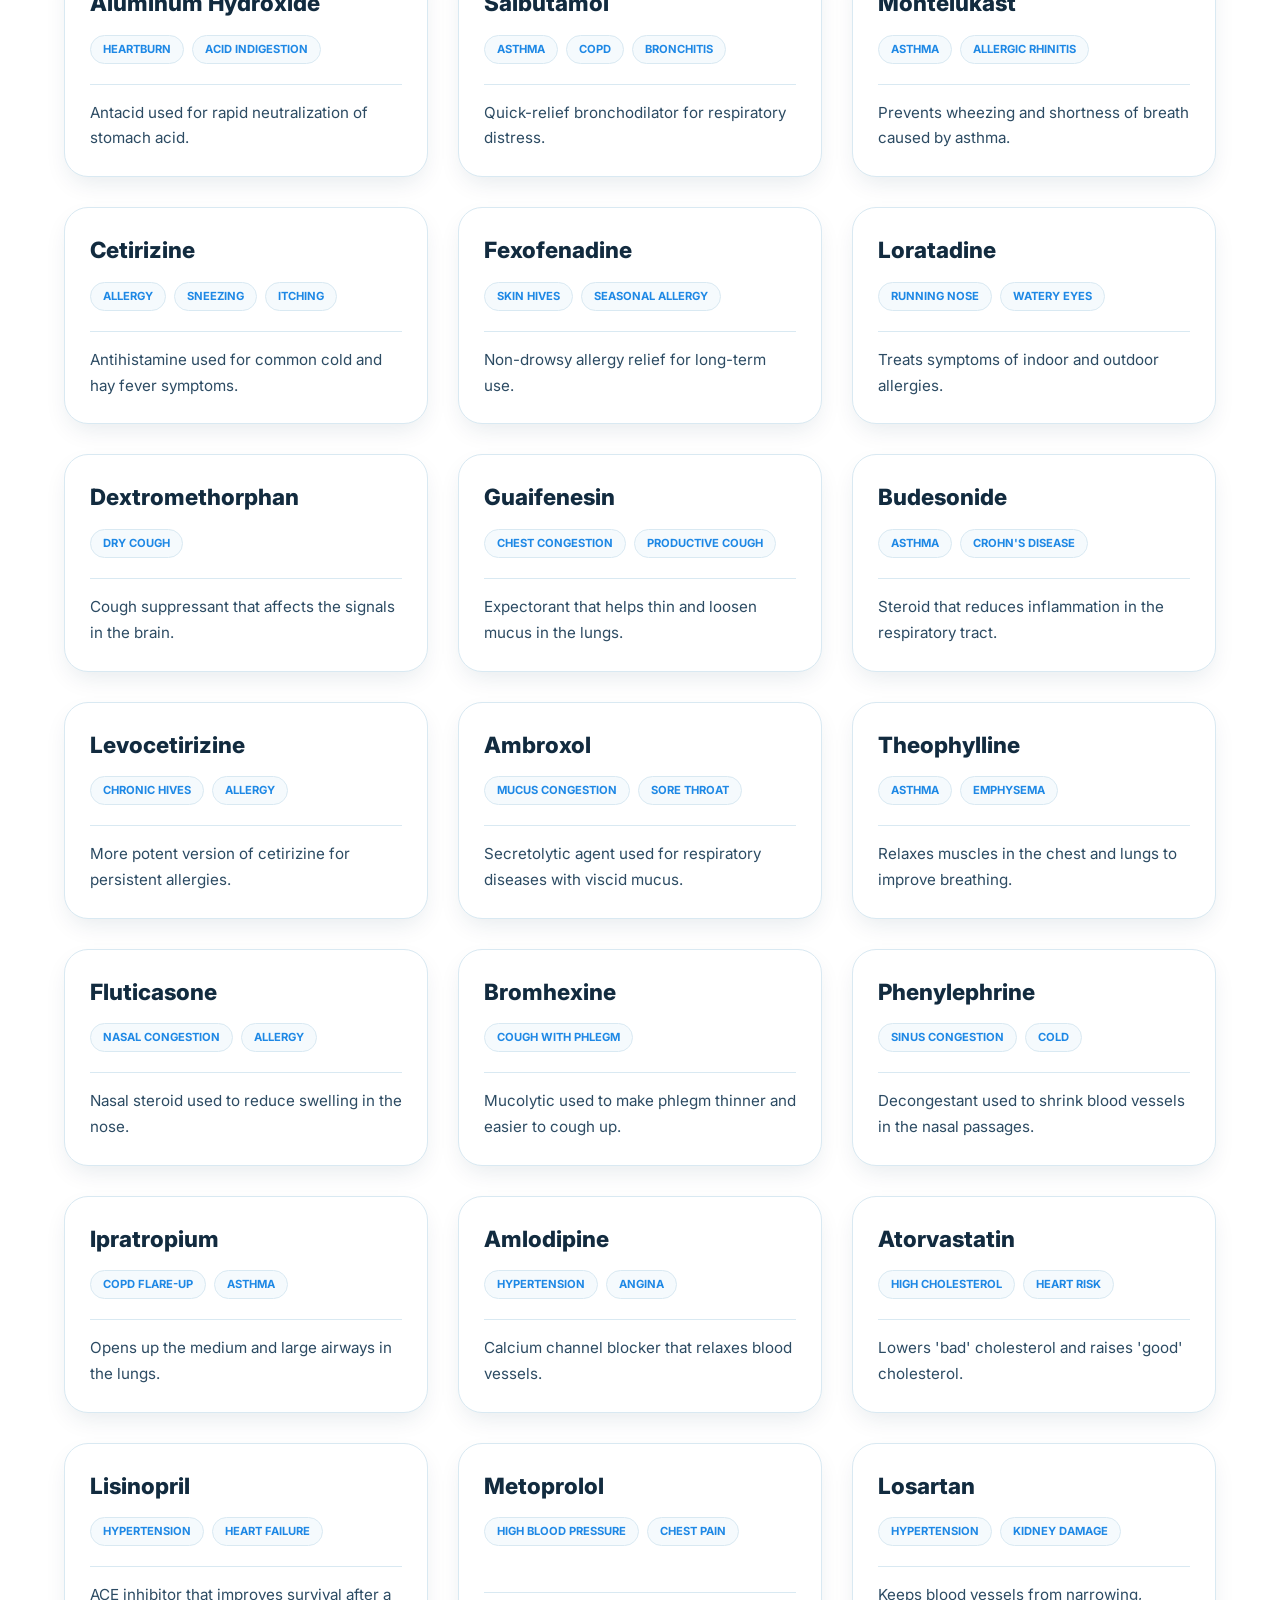
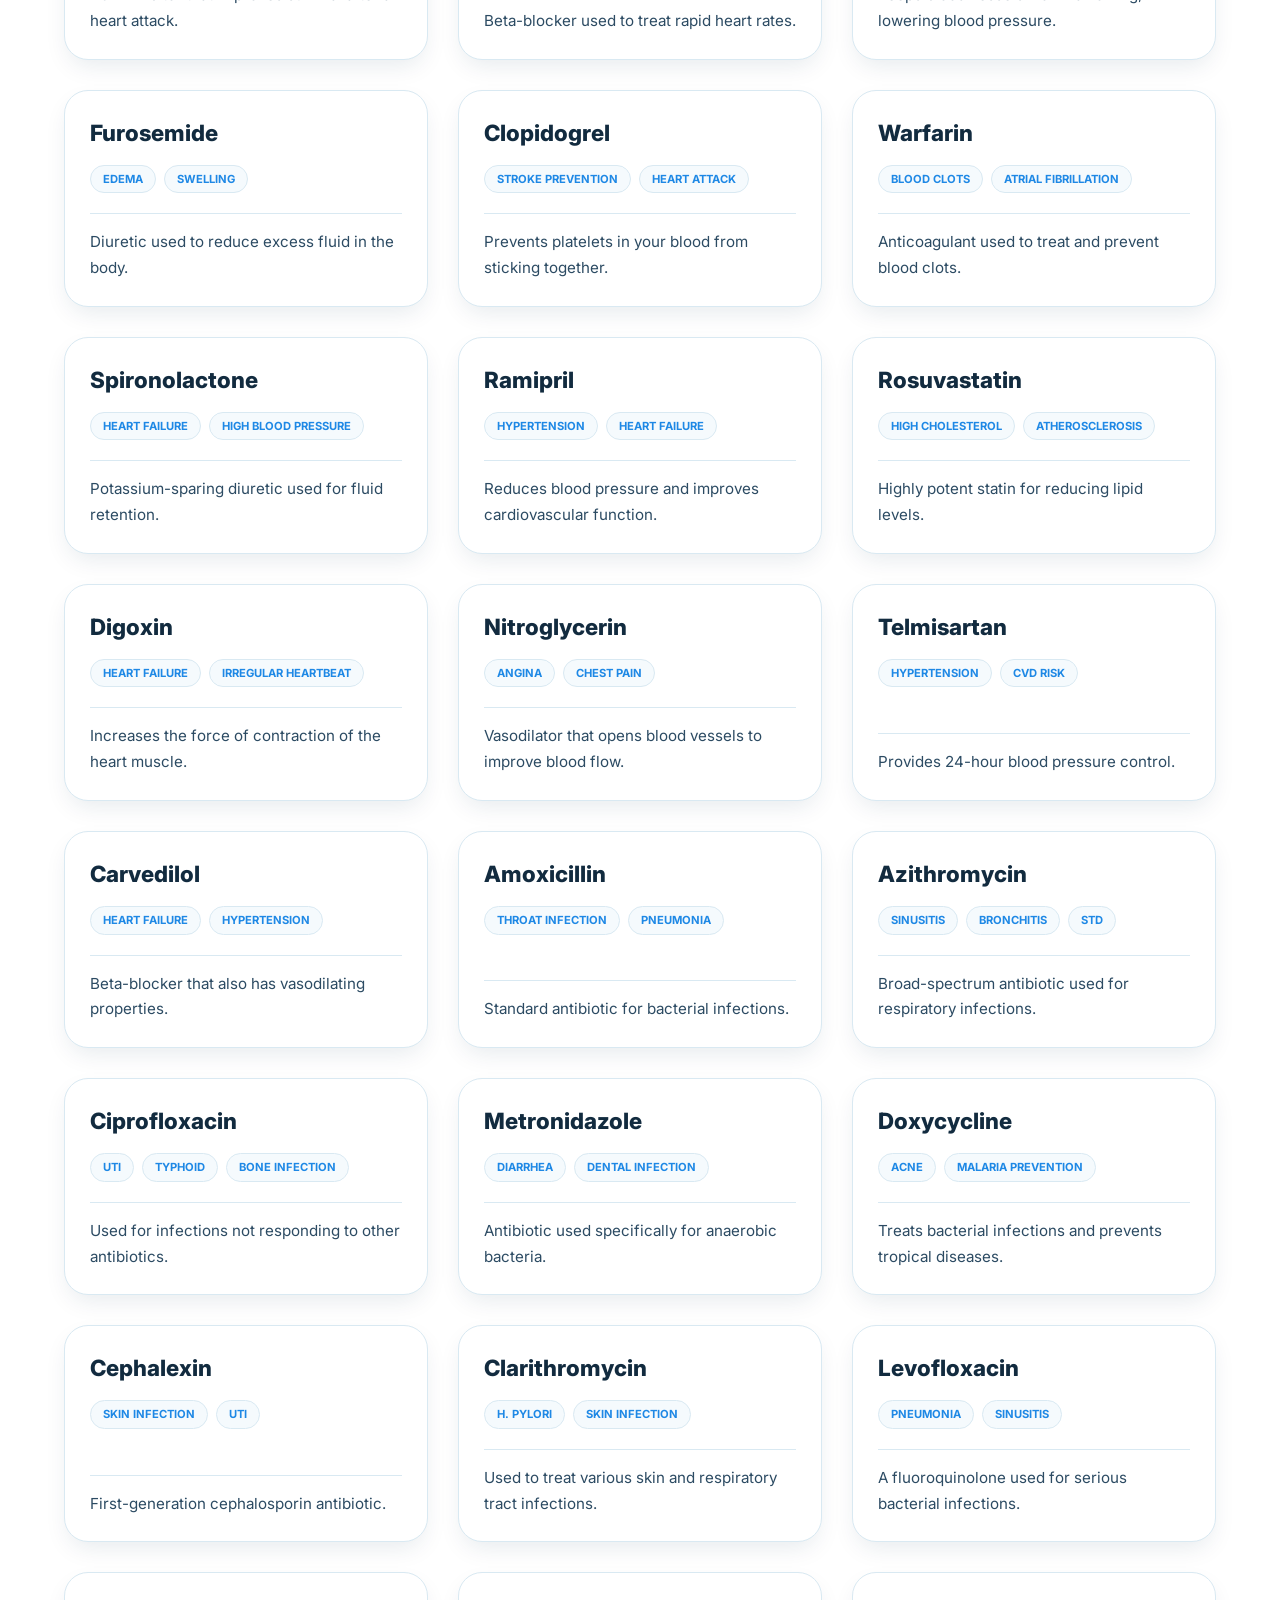
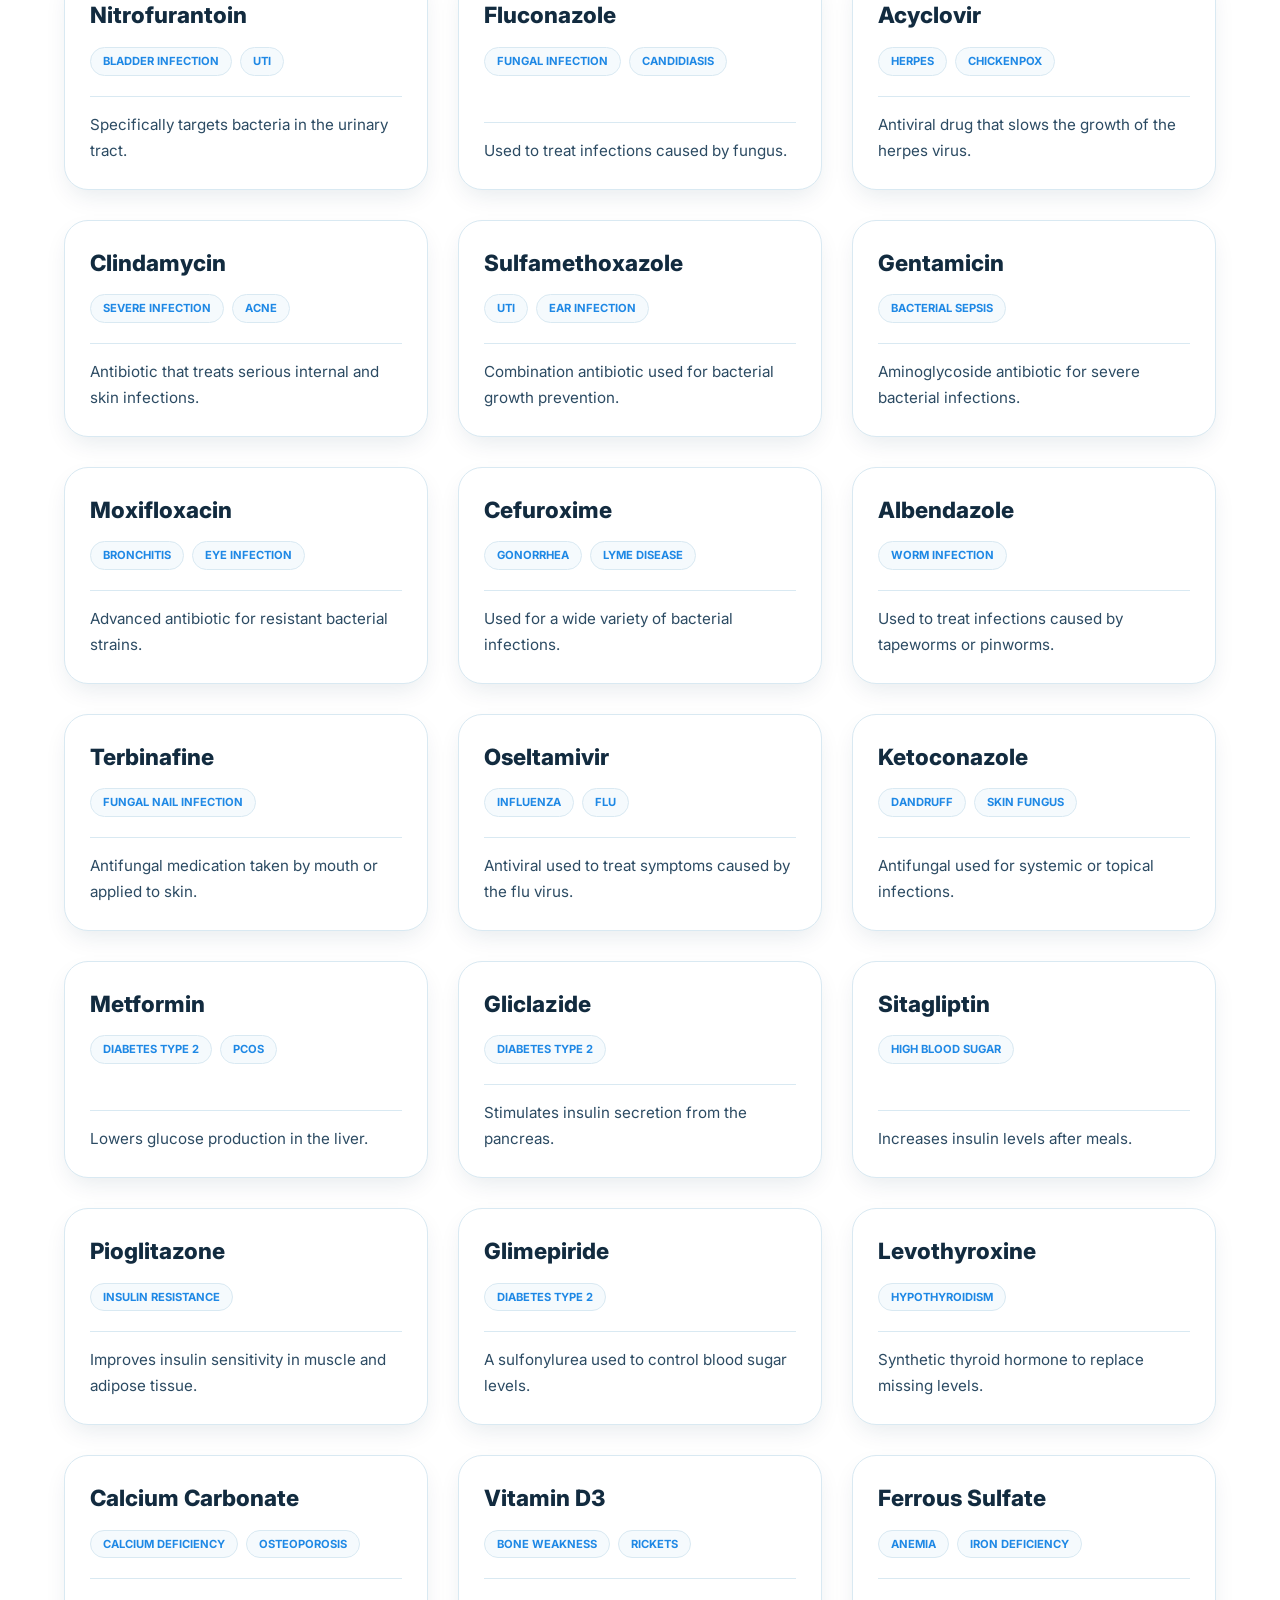
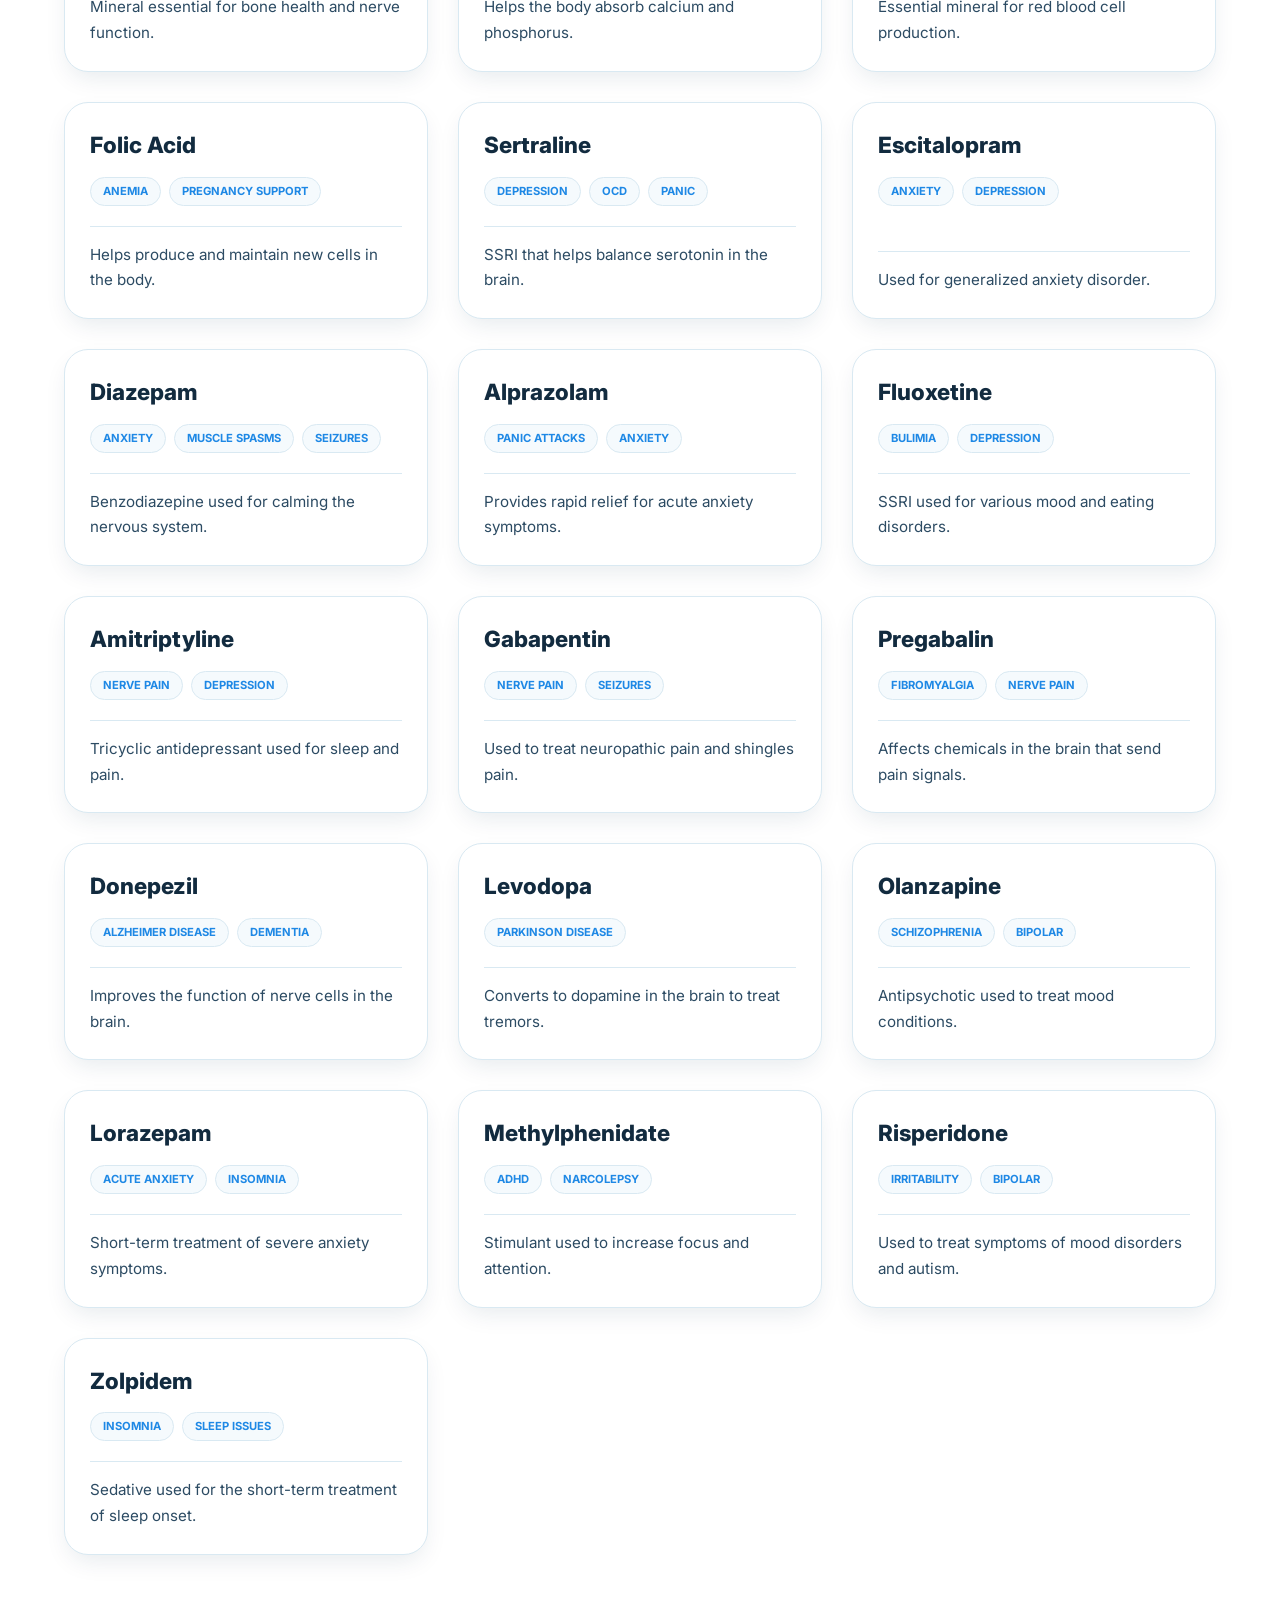
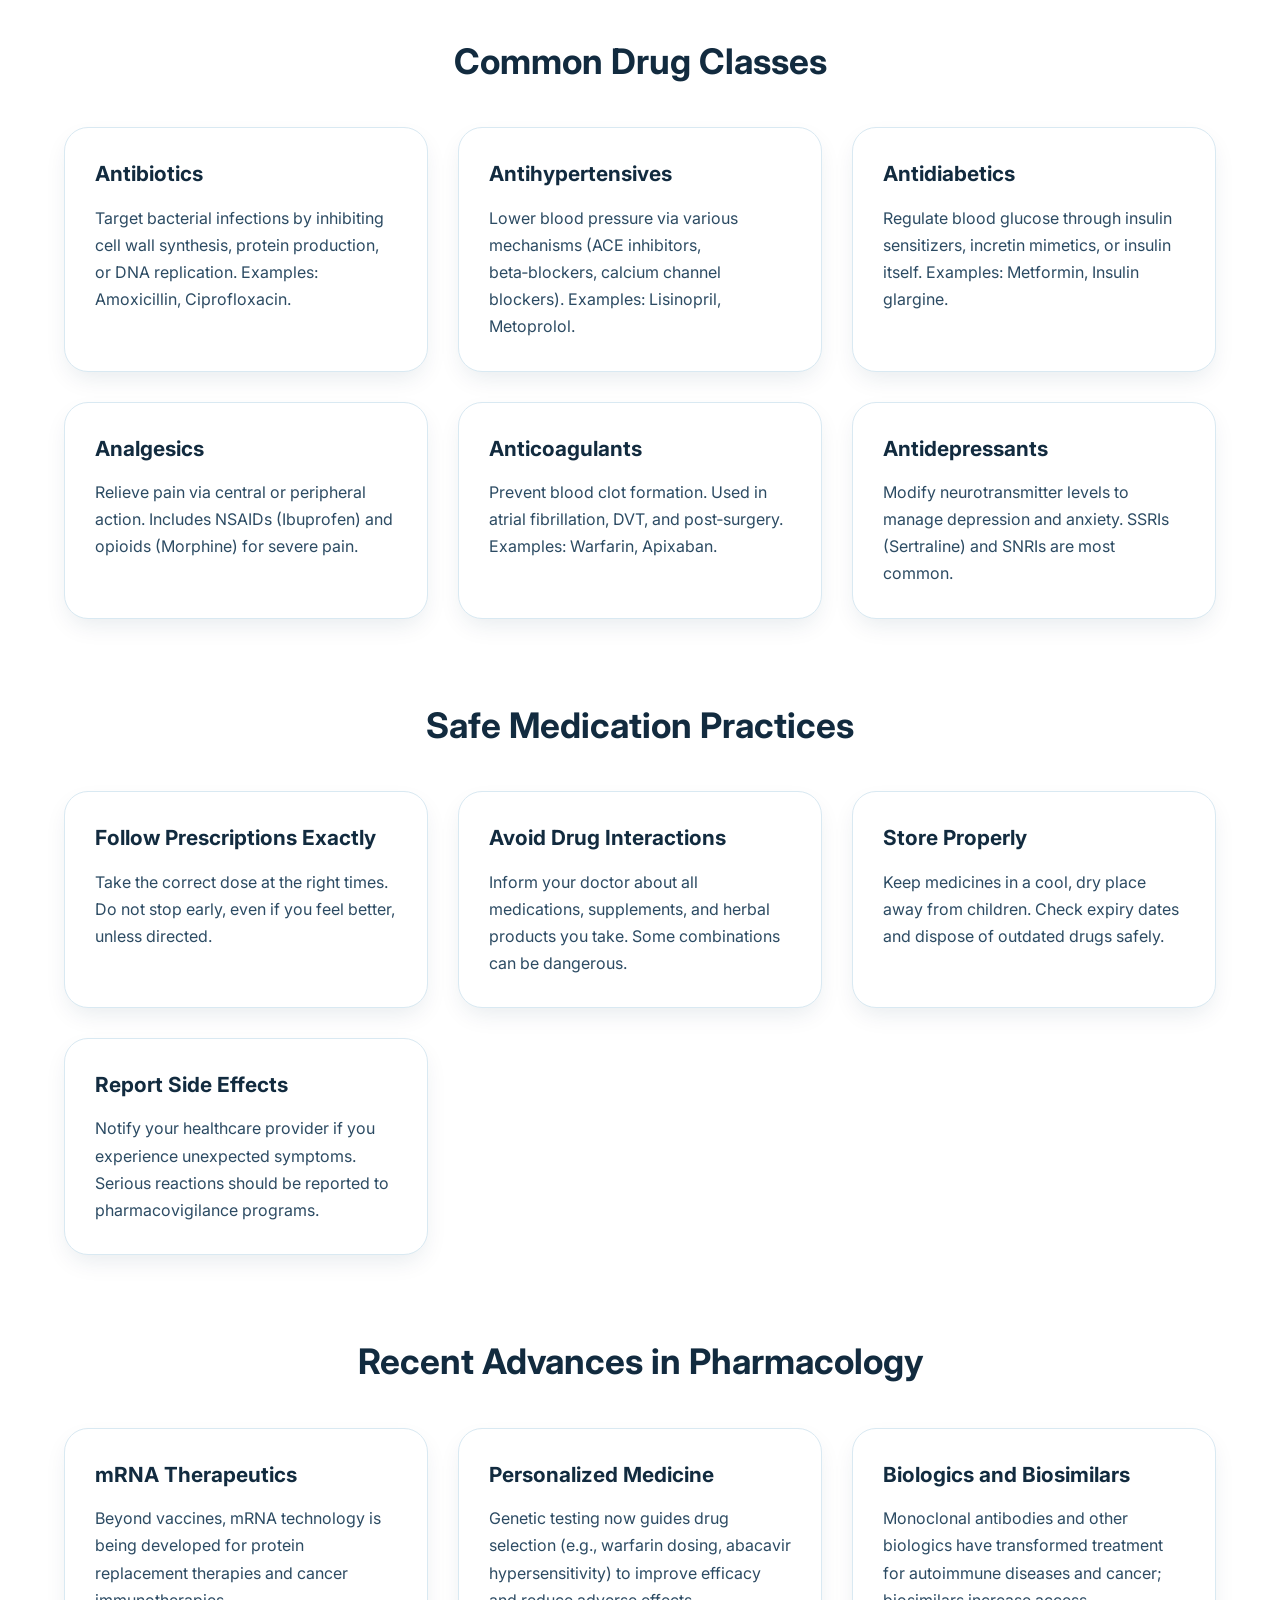
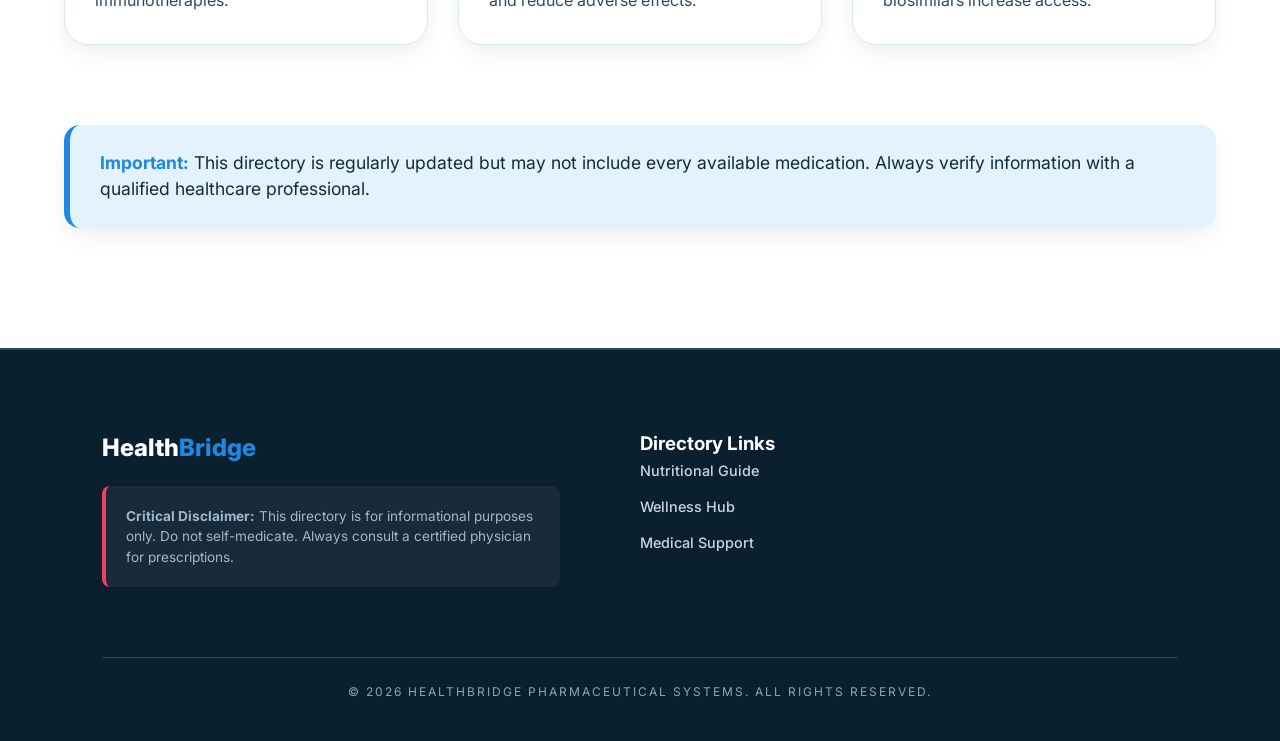
<file: frontend/pages/primary-drugs.html>
<!doctype html>
<html lang="en">
  <head>
    <meta charset="UTF-8" />
    <meta name="viewport" content="width=device-width, initial-scale=1.0" />
    <title>HealthBridge | Primary Pharmaceutical Directory</title>
    <link
      href="https://fonts.googleapis.com/css2?family=Inter:wght@400;600;700;800&display=swap"
      rel="stylesheet"
    />
    <link
      rel="stylesheet"
      href="https://cdnjs.cloudflare.com/ajax/libs/font-awesome/6.0.0/css/all.min.css"
    />
    <link rel="stylesheet" href="../style.css" />
    <link rel="stylesheet" href="drugs-style.css" />
  </head>
  <body>
    <nav class="navbar">
      <div class="logo" onclick="location.href = '../index.html'">
        <span class="logo-hb">HB</span> Health<span>Bridge</span>
      </div>
      <ul class="nav-links">
        <li class="nav-item mega-dropdown">
          <a href="#">Disease</a>
          <div class="mega-menu">
            <div class="mega-menu-content">
              <h3 class="menu-title">Medical Conditions and Diseases</h3>
              <div class="mega-menu-grid" id="diseaseGrid"></div>
            </div>
          </div>
        </li>
        <li class="nav-item"><a href="../index.html">Home</a></li>
        <li class="nav-item"><a href="wellness.html">Wellness</a></li>
        <li class="nav-item"><a href="primary-drugs.html">Drugs</a></li>
        <li class="nav-item"><a href="foods.html">Foods</a></li>
        <li class="nav-item"><a href="contact.html">Contact</a></li>
      </ul>
    </nav>

    <header class="drugs-header">
      <div class="hero-overlay"></div>
      <div class="hero-content">
        <span class="hero-tag">Pharmacy Database</span>
        <h1>Clinical <span>Drug Directory.</span></h1>
        <p>
          A comprehensive database of essential medications, mechanisms, and
          indications.
        </p>

        <div class="search-section">
          <div class="search-box">
            <i class="fas fa-search"></i>
            <input
              type="text"
              id="drugSearch"
              placeholder="Drug name or medical condition"
              onkeyup="filterDrugs()"
            />
          </div>
          <div class="search-meta">
            Showing <span id="visibleCount">0</span> pharmaceutical entries
          </div>
        </div>
      </div>
    </header>

    <!-- New Section: Drug Database Overview -->
    <section class="drugs-intro">
      <div class="intro-container">
        <h2>Understanding Your Medications</h2>
        <p>
          This directory includes commonly prescribed drugs, their mechanisms of
          action, and primary indications. Each entry is based on standard
          pharmacological references and is intended for educational use. Always
          consult a healthcare provider before starting or stopping any
          medication.
        </p>
      </div>
    </section>

    <main class="drugs-container">
      <div class="drugs-grid" id="drugsGrid"></div>

      <!-- New Section: Drug Classifications -->
      <section class="drug-classifications">
        <h2>Common Drug Classes</h2>
        <div class="class-grid">
          <div class="class-card">
            <h3>Antibiotics</h3>
            <p>
              Target bacterial infections by inhibiting cell wall synthesis,
              protein production, or DNA replication. Examples: Amoxicillin,
              Ciprofloxacin.
            </p>
          </div>
          <div class="class-card">
            <h3>Antihypertensives</h3>
            <p>
              Lower blood pressure via various mechanisms (ACE inhibitors,
              beta‑blockers, calcium channel blockers). Examples: Lisinopril,
              Metoprolol.
            </p>
          </div>
          <div class="class-card">
            <h3>Antidiabetics</h3>
            <p>
              Regulate blood glucose through insulin sensitizers, incretin
              mimetics, or insulin itself. Examples: Metformin, Insulin
              glargine.
            </p>
          </div>
          <div class="class-card">
            <h3>Analgesics</h3>
            <p>
              Relieve pain via central or peripheral action. Includes NSAIDs
              (Ibuprofen) and opioids (Morphine) for severe pain.
            </p>
          </div>
          <div class="class-card">
            <h3>Anticoagulants</h3>
            <p>
              Prevent blood clot formation. Used in atrial fibrillation, DVT,
              and post‑surgery. Examples: Warfarin, Apixaban.
            </p>
          </div>
          <div class="class-card">
            <h3>Antidepressants</h3>
            <p>
              Modify neurotransmitter levels to manage depression and anxiety.
              SSRIs (Sertraline) and SNRIs are most common.
            </p>
          </div>
        </div>
      </section>

      <!-- New Section: Safety Guidelines -->
      <section class="drug-safety">
        <h2>Safe Medication Practices</h2>
        <div class="safety-grid">
          <div class="safety-item">
            <h3>Follow Prescriptions Exactly</h3>
            <p>
              Take the correct dose at the right times. Do not stop early, even
              if you feel better, unless directed.
            </p>
          </div>
          <div class="safety-item">
            <h3>Avoid Drug Interactions</h3>
            <p>
              Inform your doctor about all medications, supplements, and herbal
              products you take. Some combinations can be dangerous.
            </p>
          </div>
          <div class="safety-item">
            <h3>Store Properly</h3>
            <p>
              Keep medicines in a cool, dry place away from children. Check
              expiry dates and dispose of outdated drugs safely.
            </p>
          </div>
          <div class="safety-item">
            <h3>Report Side Effects</h3>
            <p>
              Notify your healthcare provider if you experience unexpected
              symptoms. Serious reactions should be reported to
              pharmacovigilance programs.
            </p>
          </div>
        </div>
      </section>

      <!-- New Section: Recent Advances -->
      <section class="drug-advances">
        <h2>Recent Advances in Pharmacology</h2>
        <div class="advances-grid">
          <div class="advance-card">
            <h3>mRNA Therapeutics</h3>
            <p>
              Beyond vaccines, mRNA technology is being developed for protein
              replacement therapies and cancer immunotherapies.
            </p>
          </div>
          <div class="advance-card">
            <h3>Personalized Medicine</h3>
            <p>
              Genetic testing now guides drug selection (e.g., warfarin dosing,
              abacavir hypersensitivity) to improve efficacy and reduce adverse
              effects.
            </p>
          </div>
          <div class="advance-card">
            <h3>Biologics and Biosimilars</h3>
            <p>
              Monoclonal antibodies and other biologics have transformed
              treatment for autoimmune diseases and cancer; biosimilars increase
              access.
            </p>
          </div>
        </div>
      </section>

      <!-- Clinical Note -->
      <div class="drug-note">
        <p>
          <strong>Important:</strong> This directory is regularly updated but
          may not include every available medication. Always verify information
          with a qualified healthcare professional.
        </p>
      </div>
    </main>

    <footer class="footer">
      <div class="footer-container">
        <div class="footer-section brand">
          <h2>Health<span>Bridge</span></h2>
          <div class="disclaimer-alert">
            <strong>Critical Disclaimer:</strong> This directory is for
            informational purposes only. Do not self-medicate. Always consult a
            certified physician for prescriptions.
          </div>
        </div>
        <div class="footer-section">
          <h3>Directory Links</h3>
          <ul>
            <li><a href="foods.html">Nutritional Guide</a></li>
            <li><a href="wellness.html">Wellness Hub</a></li>
            <li><a href="contact.html">Medical Support</a></li>
          </ul>
        </div>
      </div>
      <div class="footer-bottom">
        <p>
          &copy; 2026 HealthBridge Pharmaceutical Systems. All rights reserved.
        </p>
      </div>
    </footer>

    <script src="../script.js"></script>
    <script src="drugs-data.js"></script>
  </body>
</html>
</file>
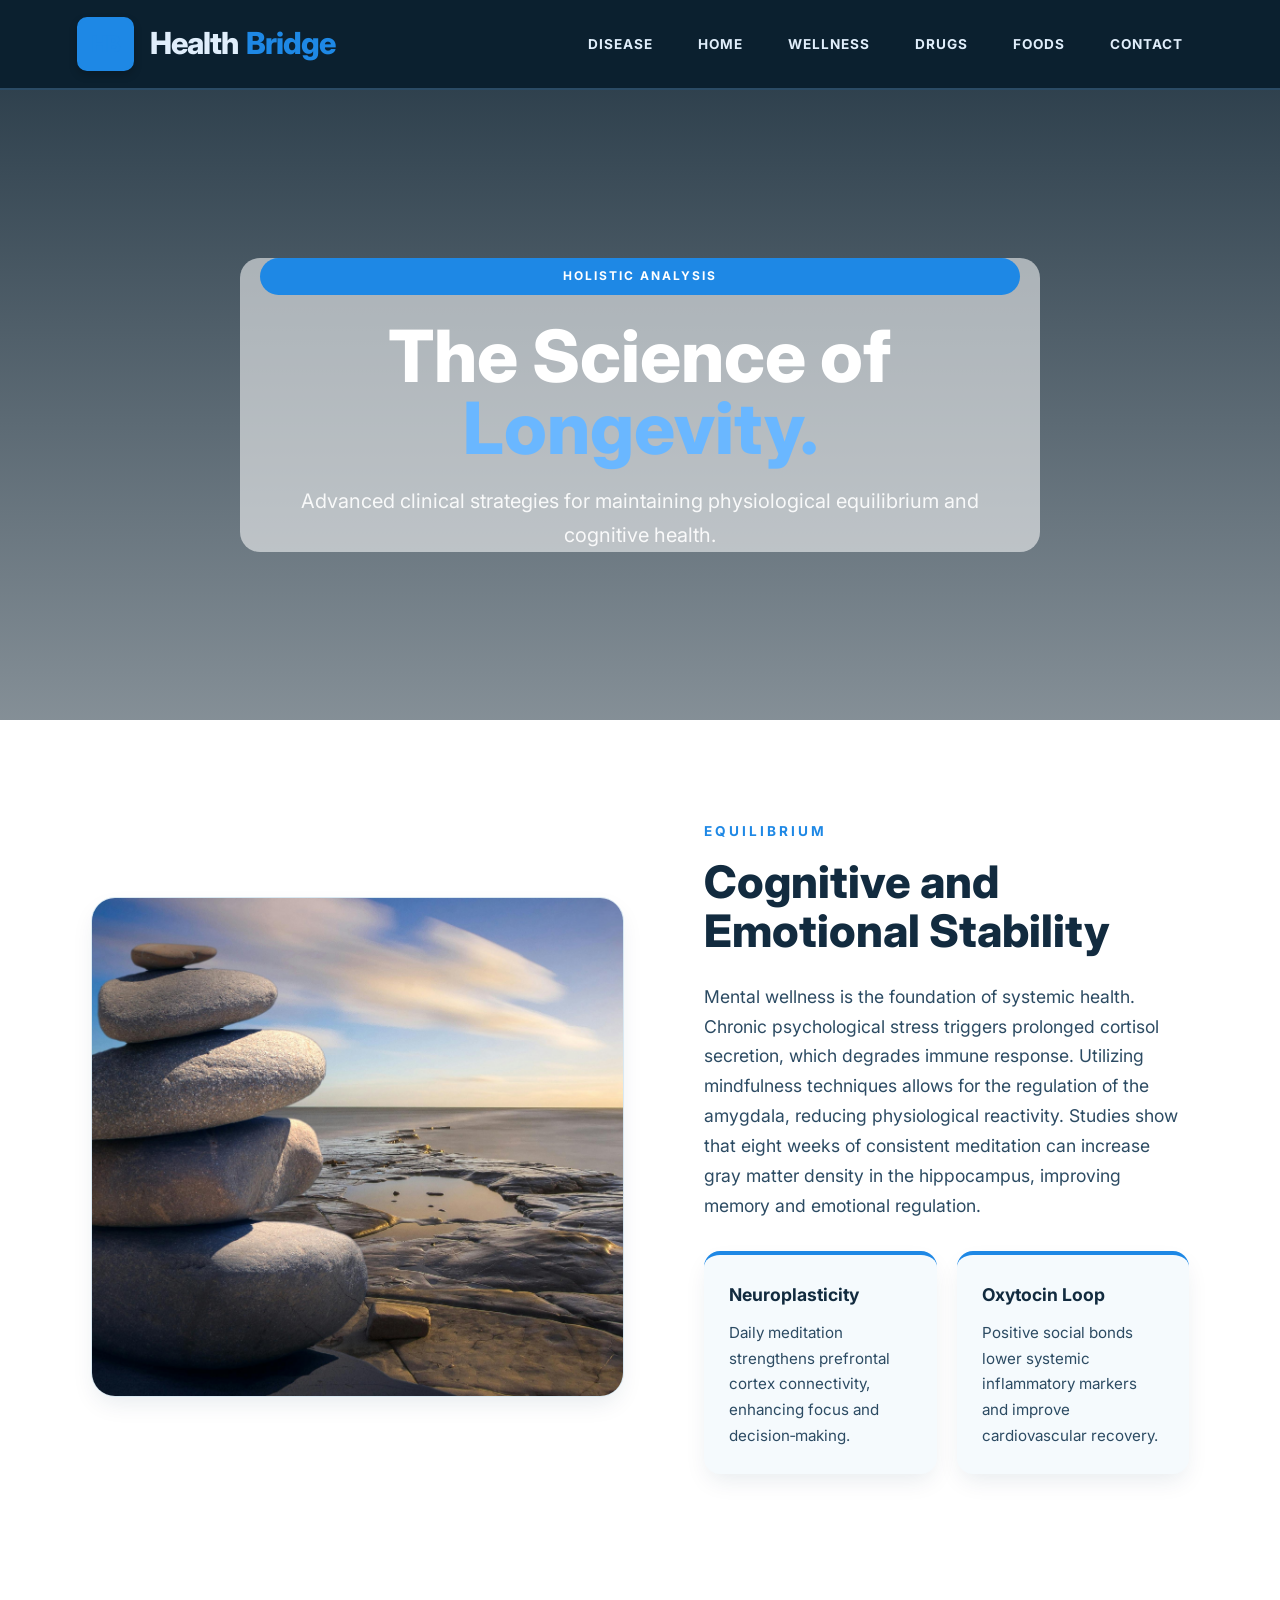
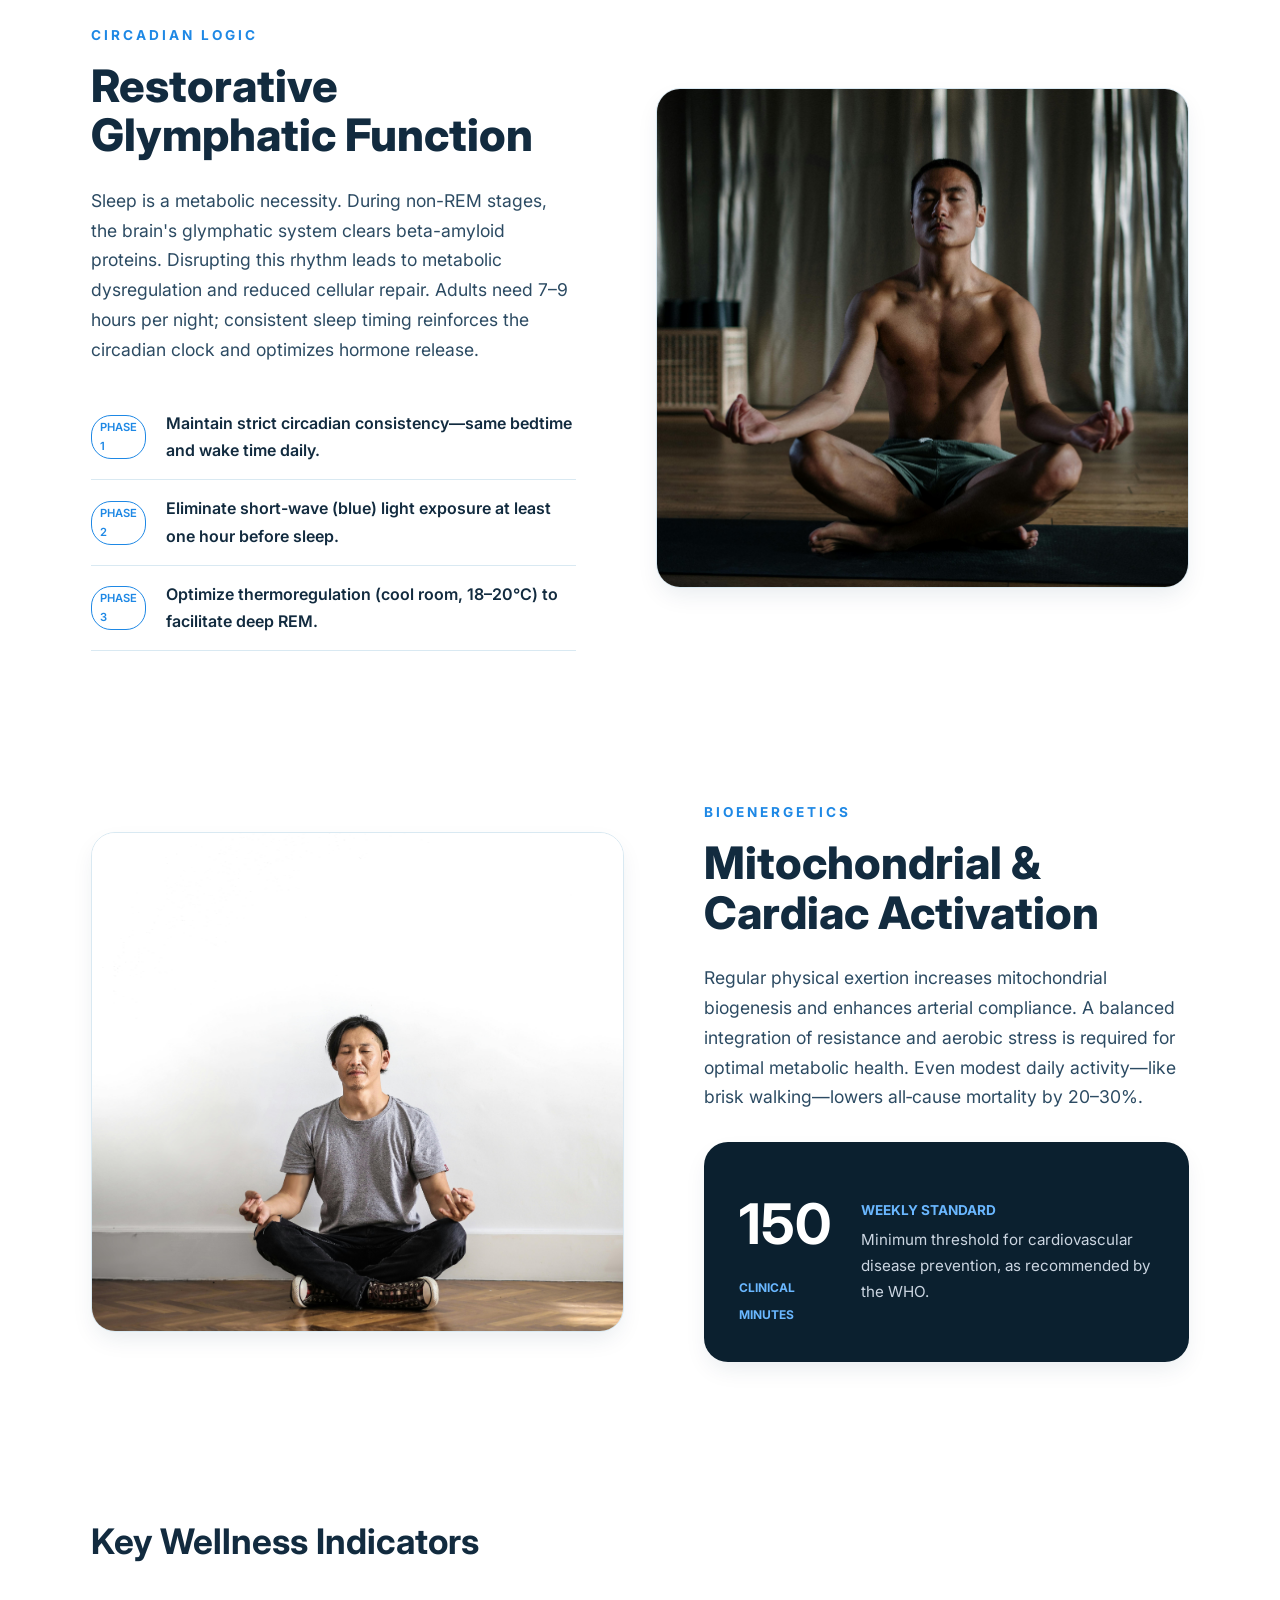
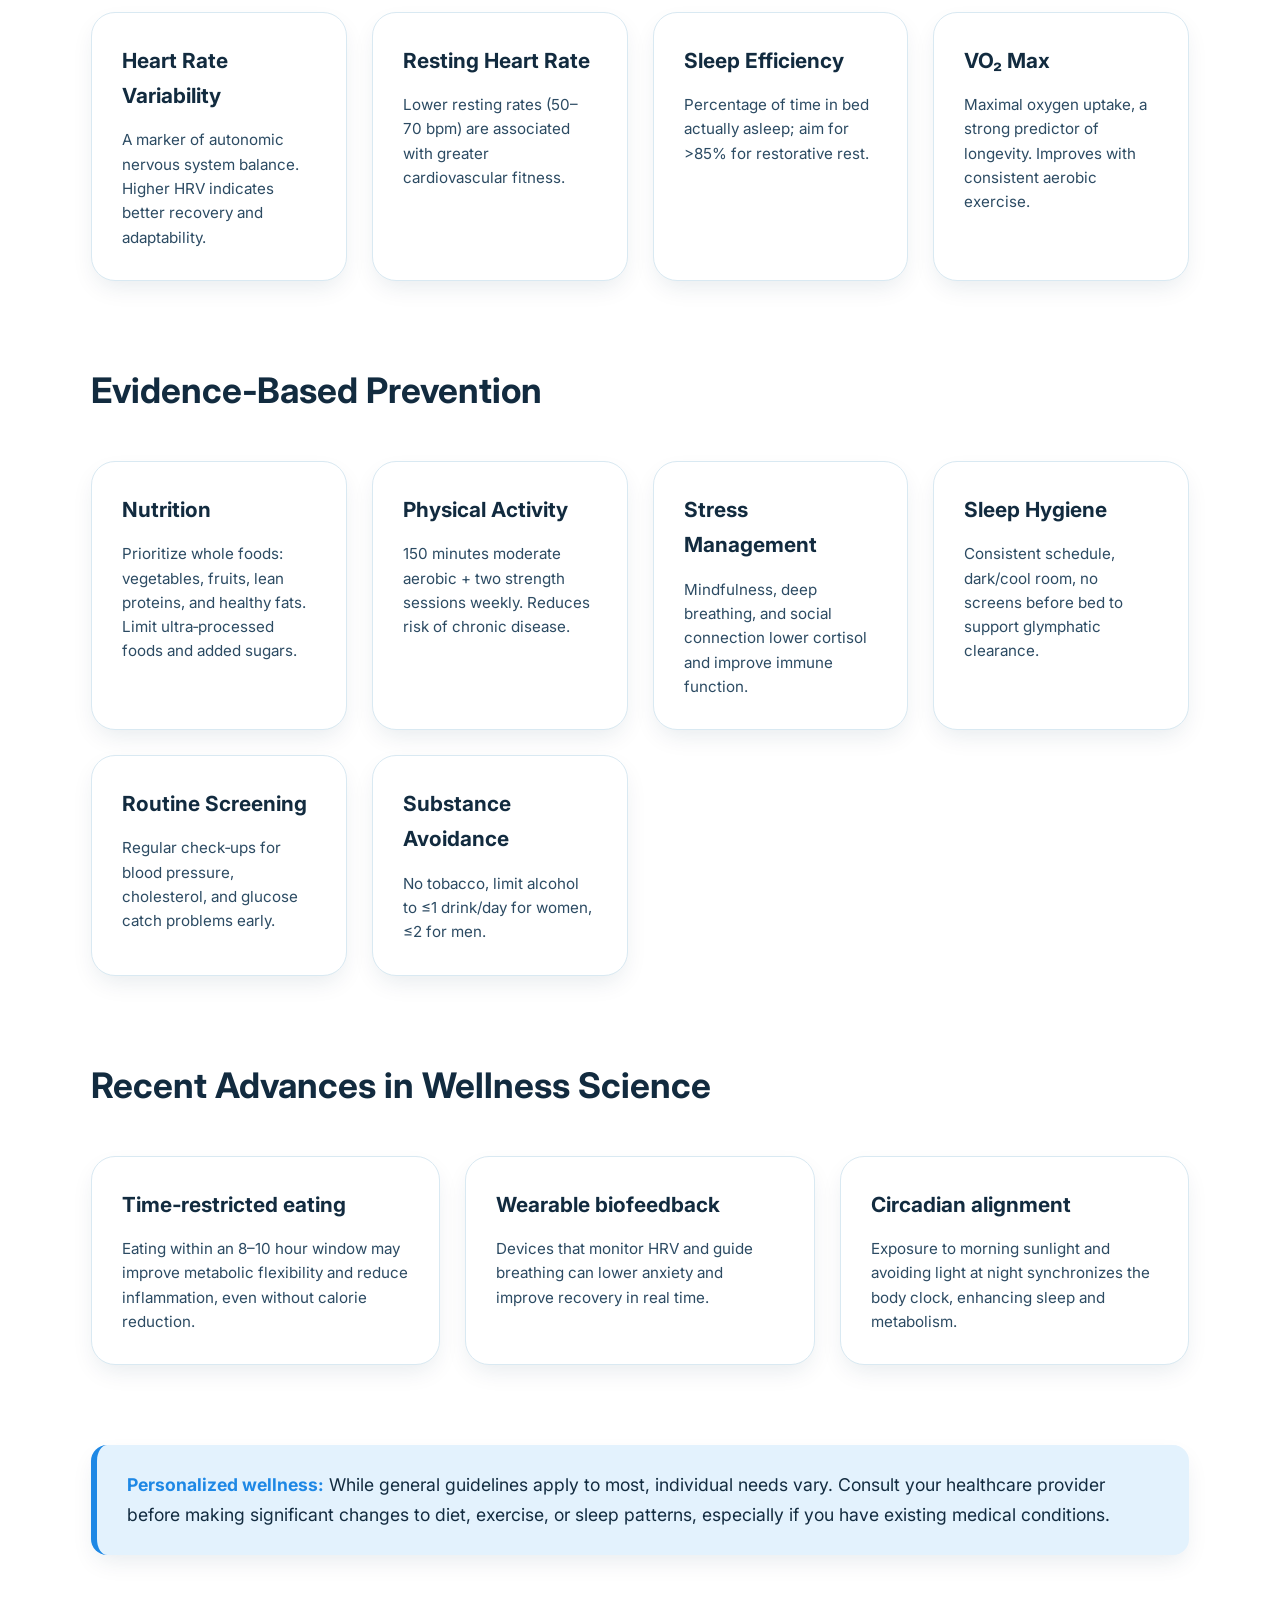
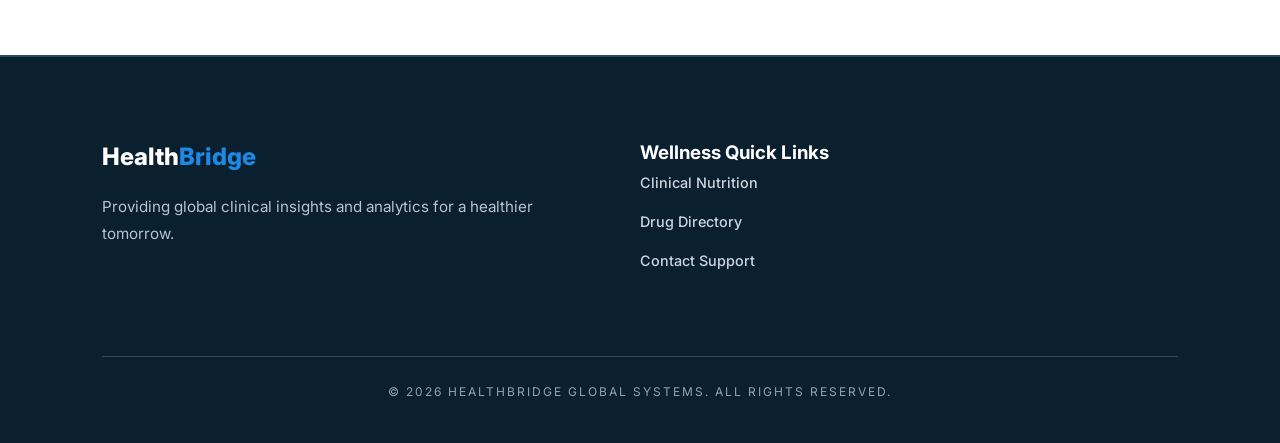
<file: frontend/pages/wellness.html>
<!doctype html>
<html lang="en">
  <head>
    <meta charset="UTF-8" />
    <meta name="viewport" content="width=device-width, initial-scale=1.0" />
    <title>HealthBridge | Wellness & Preventive Care</title>
    <link
      href="https://fonts.googleapis.com/css2?family=Inter:wght@400;600;700;800&display=swap"
      rel="stylesheet"
    />
    <link rel="stylesheet" href="../style.css" />
    <link rel="stylesheet" href="wellness-style.css" />
  </head>
  <body>
    <nav class="navbar">
      <div class="logo" onclick="location.href = '../index.html'">
        <span class="logo-hb">HB</span> Health<span>Bridge</span>
      </div>
      <ul class="nav-links">
        <li class="nav-item mega-dropdown">
          <a href="#">Disease</a>
          <div class="mega-menu">
            <div class="mega-menu-content">
              <h3 class="menu-title">Medical Conditions and Diseases</h3>
              <div class="mega-menu-grid" id="diseaseGrid"></div>
            </div>
          </div>
        </li>
        <li class="nav-item"><a href="../index.html">Home</a></li>
        <li class="nav-item"><a href="wellness.html">Wellness</a></li>
        <li class="nav-item"><a href="primary-drugs.html">Drugs</a></li>
        <li class="nav-item"><a href="foods.html">Foods</a></li>
        <li class="nav-item"><a href="contact.html">Contact</a></li>
      </ul>
    </nav>

    <header class="wellness-hero">
      <div class="hero-overlay"></div>
      <div class="hero-content">
        <span class="hero-badge">Holistic Analysis</span>
        <h1>The Science of <span>Longevity.</span></h1>
        <p>
          Advanced clinical strategies for maintaining physiological equilibrium
          and cognitive health.
        </p>
      </div>
    </header>

    <main class="wellness-container">
      <!-- Original Pillar 1: Cognitive Wellness -->
      <section class="wellness-pillar">
        <div class="pillar-image-box">
          <img src="1.jpg" alt="Mindfulness Practice" />
        </div>
        <div class="pillar-text">
          <div class="pillar-label">Equilibrium</div>
          <h2>Cognitive and Emotional Stability</h2>
          <p>
            Mental wellness is the foundation of systemic health. Chronic
            psychological stress triggers prolonged cortisol secretion, which
            degrades immune response. Utilizing mindfulness techniques allows
            for the regulation of the amygdala, reducing physiological
            reactivity. Studies show that eight weeks of consistent meditation
            can increase gray matter density in the hippocampus, improving
            memory and emotional regulation.
          </p>
          <div class="clinical-box">
            <div class="box-item">
              <strong>Neuroplasticity</strong>
              <p>
                Daily meditation strengthens prefrontal cortex connectivity,
                enhancing focus and decision‑making.
              </p>
            </div>
            <div class="box-item">
              <strong>Oxytocin Loop</strong>
              <p>
                Positive social bonds lower systemic inflammatory markers and
                improve cardiovascular recovery.
              </p>
            </div>
          </div>
        </div>
      </section>

      <!-- Original Pillar 2: Sleep -->
      <section class="wellness-pillar reverse">
        <div class="pillar-image-box">
          <img src="2.jpg" alt="Restorative Sleep Cycles" />
        </div>
        <div class="pillar-text">
          <div class="pillar-label">Circadian Logic</div>
          <h2>Restorative Glymphatic Function</h2>
          <p>
            Sleep is a metabolic necessity. During non-REM stages, the brain's
            glymphatic system clears beta-amyloid proteins. Disrupting this
            rhythm leads to metabolic dysregulation and reduced cellular repair.
            Adults need 7–9 hours per night; consistent sleep timing reinforces
            the circadian clock and optimizes hormone release.
          </p>
          <ul class="aesthetic-list">
            <li>
              <span>Phase 1</span> Maintain strict circadian consistency—same
              bedtime and wake time daily.
            </li>
            <li>
              <span>Phase 2</span> Eliminate short-wave (blue) light exposure at
              least one hour before sleep.
            </li>
            <li>
              <span>Phase 3</span> Optimize thermoregulation (cool room,
              18–20°C) to facilitate deep REM.
            </li>
          </ul>
        </div>
      </section>

      <!-- Original Pillar 3: Physical Activity -->
      <section class="wellness-pillar">
        <div class="pillar-image-box">
          <img src="3.jpg" alt="Metabolic Activity" />
        </div>
        <div class="pillar-text">
          <div class="pillar-label">Bioenergetics</div>
          <h2>Mitochondrial & Cardiac Activation</h2>
          <p>
            Regular physical exertion increases mitochondrial biogenesis and
            enhances arterial compliance. A balanced integration of resistance
            and aerobic stress is required for optimal metabolic health. Even
            modest daily activity—like brisk walking—lowers all‑cause mortality
            by 20–30%.
          </p>
          <div class="aesthetic-stat-card">
            <div class="stat-main">
              <h3>150</h3>
              <small>Clinical Minutes</small>
            </div>
            <div class="stat-desc">
              <strong>Weekly Standard</strong>
              <p>
                Minimum threshold for cardiovascular disease prevention, as
                recommended by the WHO.
              </p>
            </div>
          </div>
        </div>
      </section>

      <!-- New Section: Core Wellness Metrics -->
      <div class="wellness-metrics">
        <h2>Key Wellness Indicators</h2>
        <div class="metrics-grid">
          <div class="metric-card">
            <h3>Heart Rate Variability</h3>
            <p>
              A marker of autonomic nervous system balance. Higher HRV indicates
              better recovery and adaptability.
            </p>
          </div>
          <div class="metric-card">
            <h3>Resting Heart Rate</h3>
            <p>
              Lower resting rates (50–70 bpm) are associated with greater
              cardiovascular fitness.
            </p>
          </div>
          <div class="metric-card">
            <h3>Sleep Efficiency</h3>
            <p>
              Percentage of time in bed actually asleep; aim for >85% for
              restorative rest.
            </p>
          </div>
          <div class="metric-card">
            <h3>VO₂ Max</h3>
            <p>
              Maximal oxygen uptake, a strong predictor of longevity. Improves
              with consistent aerobic exercise.
            </p>
          </div>
        </div>
      </div>

      <!-- New Section: Preventive Health Guidelines -->
      <div class="wellness-guidelines">
        <h2>Evidence‑Based Prevention</h2>
        <div class="guidelines-grid">
          <div class="guideline-item">
            <h3>Nutrition</h3>
            <p>
              Prioritize whole foods: vegetables, fruits, lean proteins, and
              healthy fats. Limit ultra‑processed foods and added sugars.
            </p>
          </div>
          <div class="guideline-item">
            <h3>Physical Activity</h3>
            <p>
              150 minutes moderate aerobic + two strength sessions weekly.
              Reduces risk of chronic disease.
            </p>
          </div>
          <div class="guideline-item">
            <h3>Stress Management</h3>
            <p>
              Mindfulness, deep breathing, and social connection lower cortisol
              and improve immune function.
            </p>
          </div>
          <div class="guideline-item">
            <h3>Sleep Hygiene</h3>
            <p>
              Consistent schedule, dark/cool room, no screens before bed to
              support glymphatic clearance.
            </p>
          </div>
          <div class="guideline-item">
            <h3>Routine Screening</h3>
            <p>
              Regular check‑ups for blood pressure, cholesterol, and glucose
              catch problems early.
            </p>
          </div>
          <div class="guideline-item">
            <h3>Substance Avoidance</h3>
            <p>
              No tobacco, limit alcohol to ≤1 drink/day for women, ≤2 for men.
            </p>
          </div>
        </div>
      </div>

      <!-- New Section: Latest Research in Wellness -->
      <div class="wellness-research">
        <h2>Recent Advances in Wellness Science</h2>
        <div class="research-grid">
          <div class="research-card">
            <h3>Time‑restricted eating</h3>
            <p>
              Eating within an 8–10 hour window may improve metabolic
              flexibility and reduce inflammation, even without calorie
              reduction.
            </p>
          </div>
          <div class="research-card">
            <h3>Wearable biofeedback</h3>
            <p>
              Devices that monitor HRV and guide breathing can lower anxiety and
              improve recovery in real time.
            </p>
          </div>
          <div class="research-card">
            <h3>Circadian alignment</h3>
            <p>
              Exposure to morning sunlight and avoiding light at night
              synchronizes the body clock, enhancing sleep and metabolism.
            </p>
          </div>
        </div>
      </div>

      <!-- Clinical Note -->
      <div class="wellness-note">
        <p>
          <strong>Personalized wellness:</strong> While general guidelines apply
          to most, individual needs vary. Consult your healthcare provider
          before making significant changes to diet, exercise, or sleep
          patterns, especially if you have existing medical conditions.
        </p>
      </div>
    </main>

    <footer class="footer">
      <div class="footer-container">
        <div class="footer-section brand">
          <h2>Health<span>Bridge</span></h2>
          <p>
            Providing global clinical insights and analytics for a healthier
            tomorrow.
          </p>
        </div>
        <div class="footer-section">
          <h3>Wellness Quick Links</h3>
          <ul>
            <li><a href="foods.html">Clinical Nutrition</a></li>
            <li><a href="primary-drugs.html">Drug Directory</a></li>
            <li><a href="contact.html">Contact Support</a></li>
          </ul>
        </div>
      </div>
      <div class="footer-bottom">
        <p>&copy; 2026 HealthBridge Global Systems. All rights reserved.</p>
      </div>
    </footer>

    <script src="../script.js"></script>
  </body>
</html>
</file>
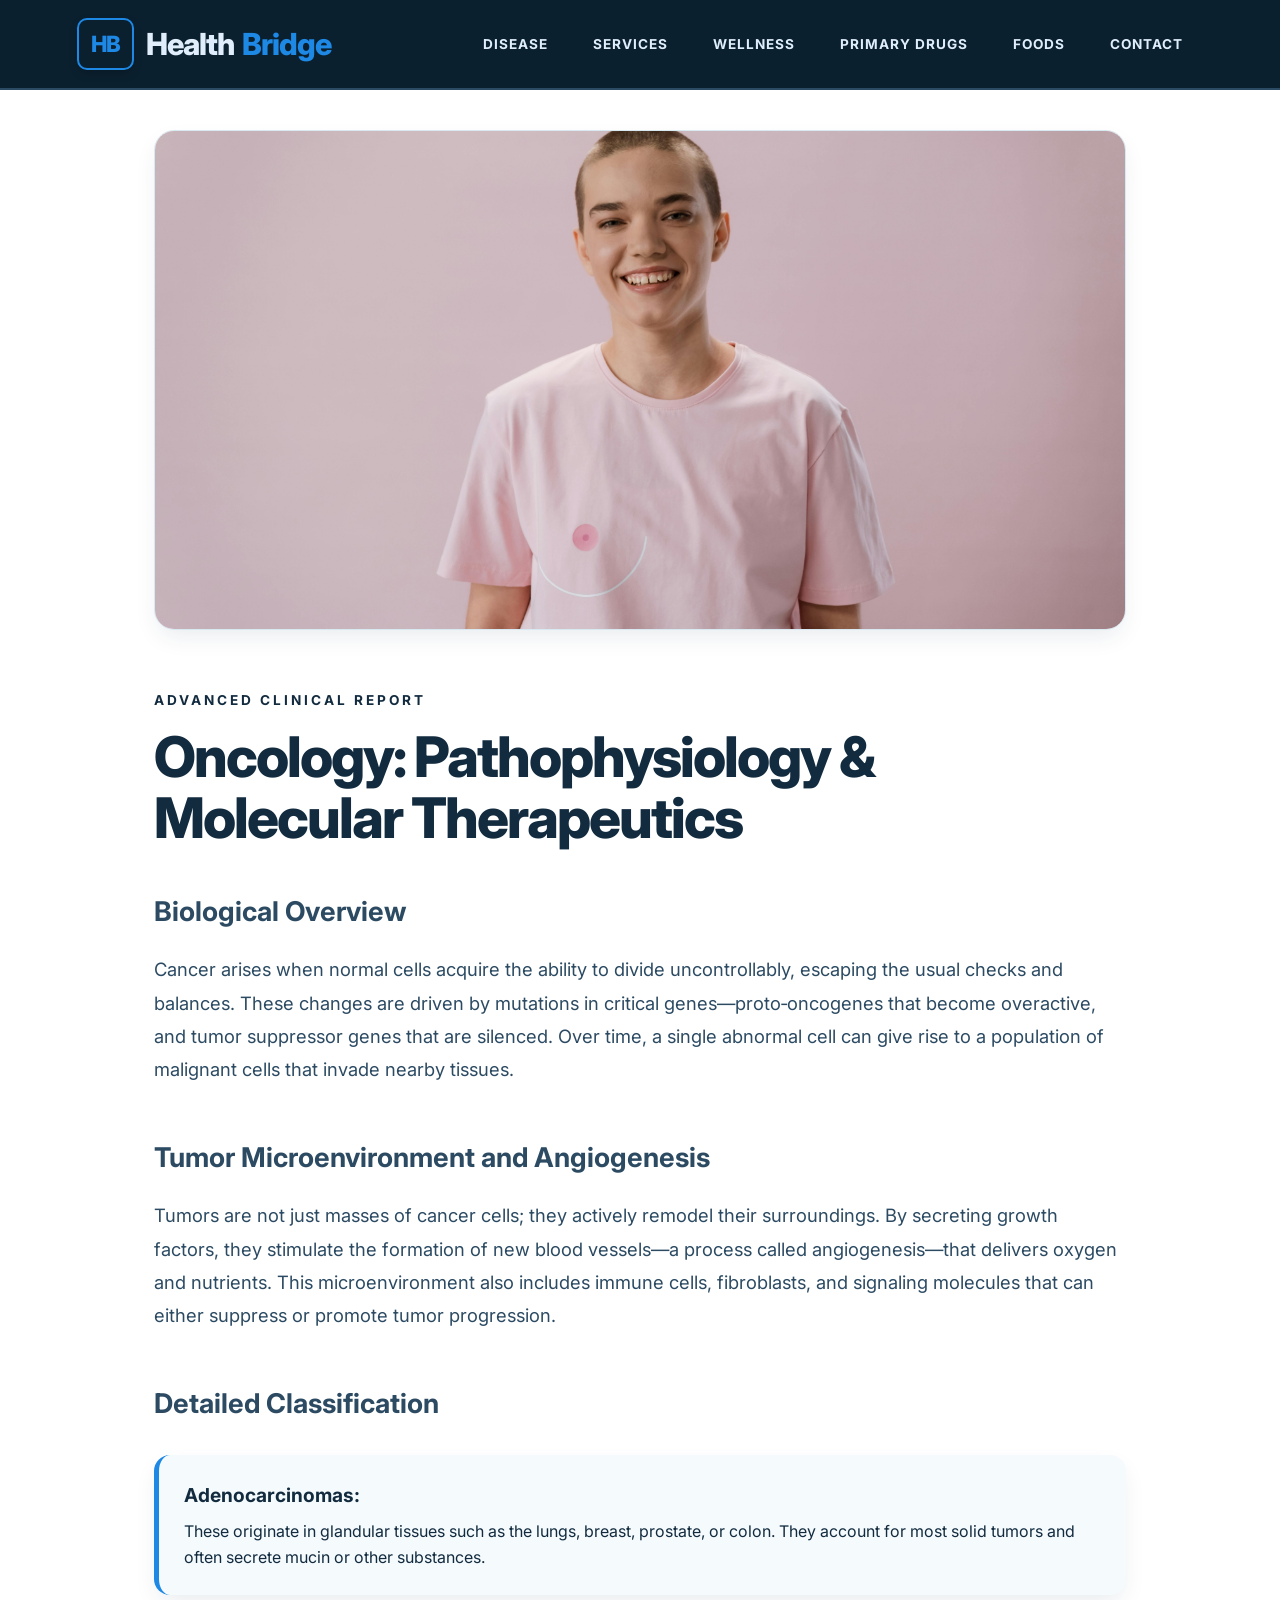
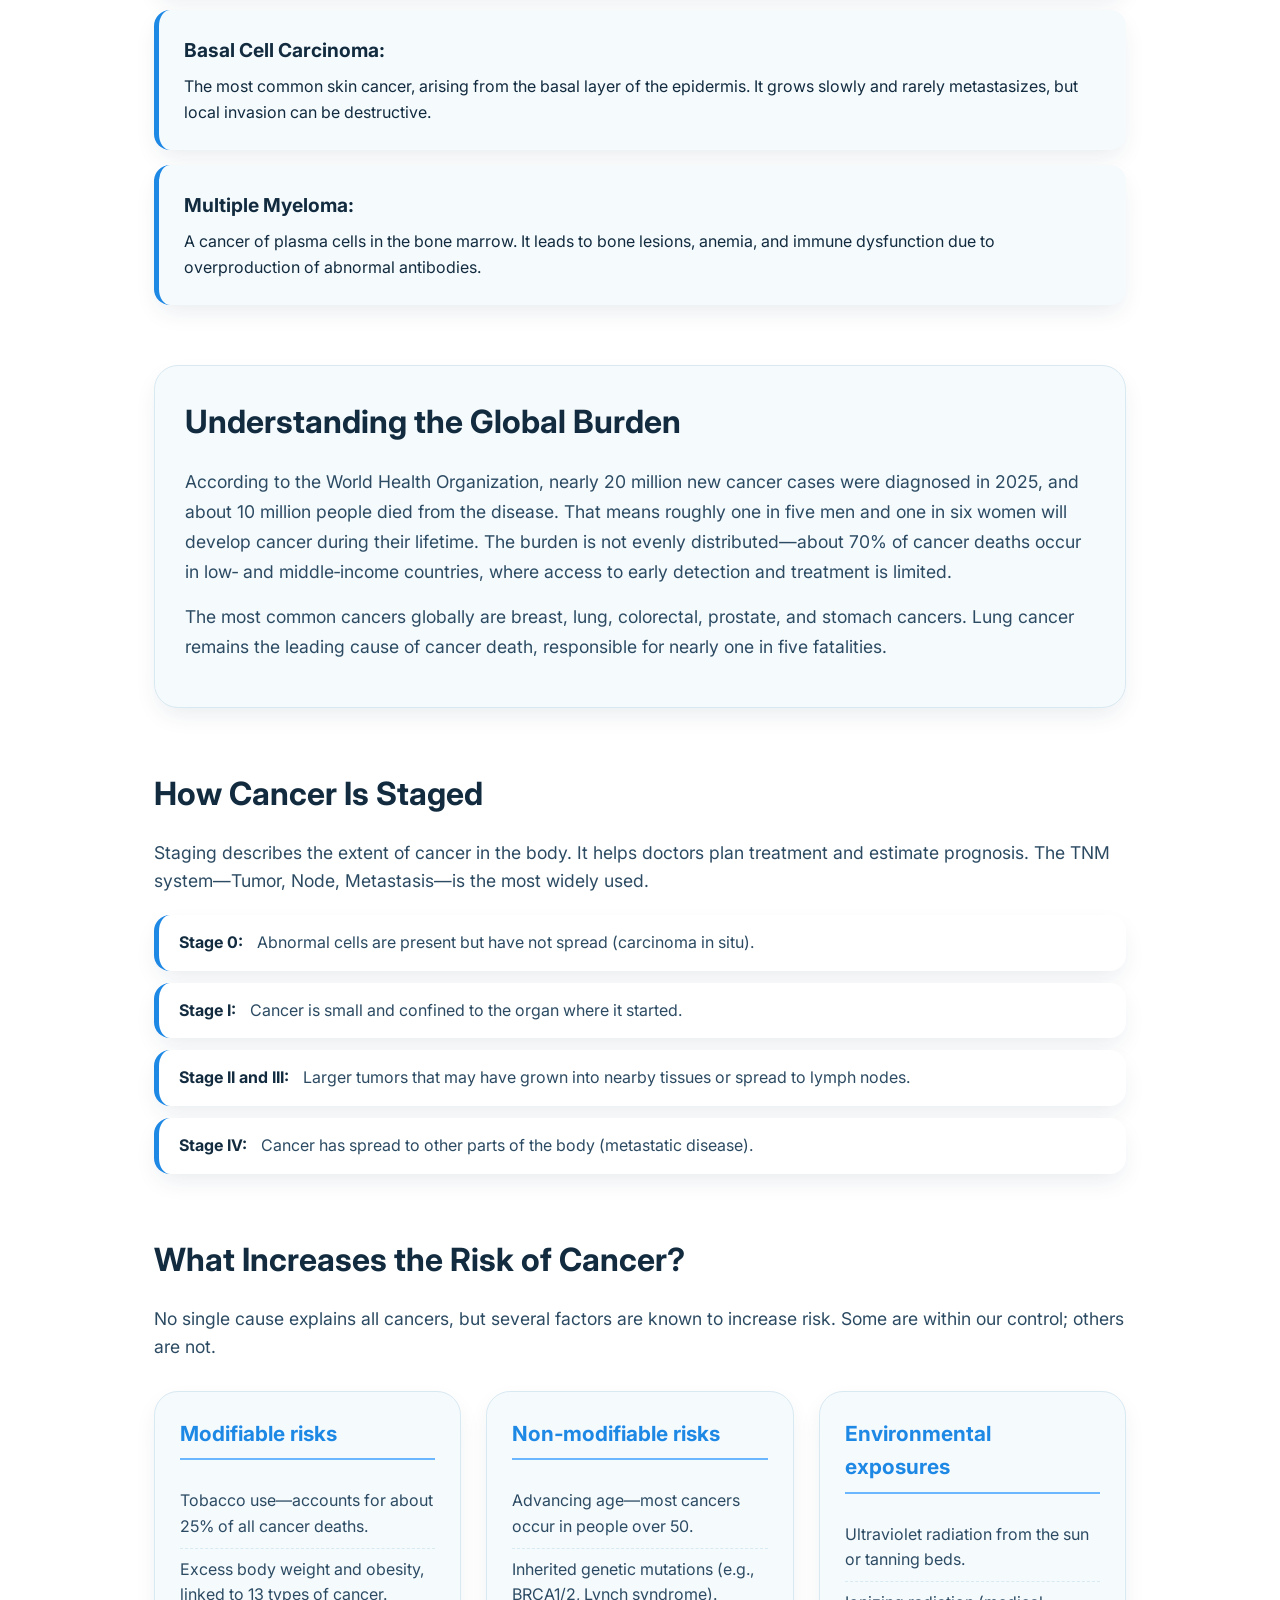
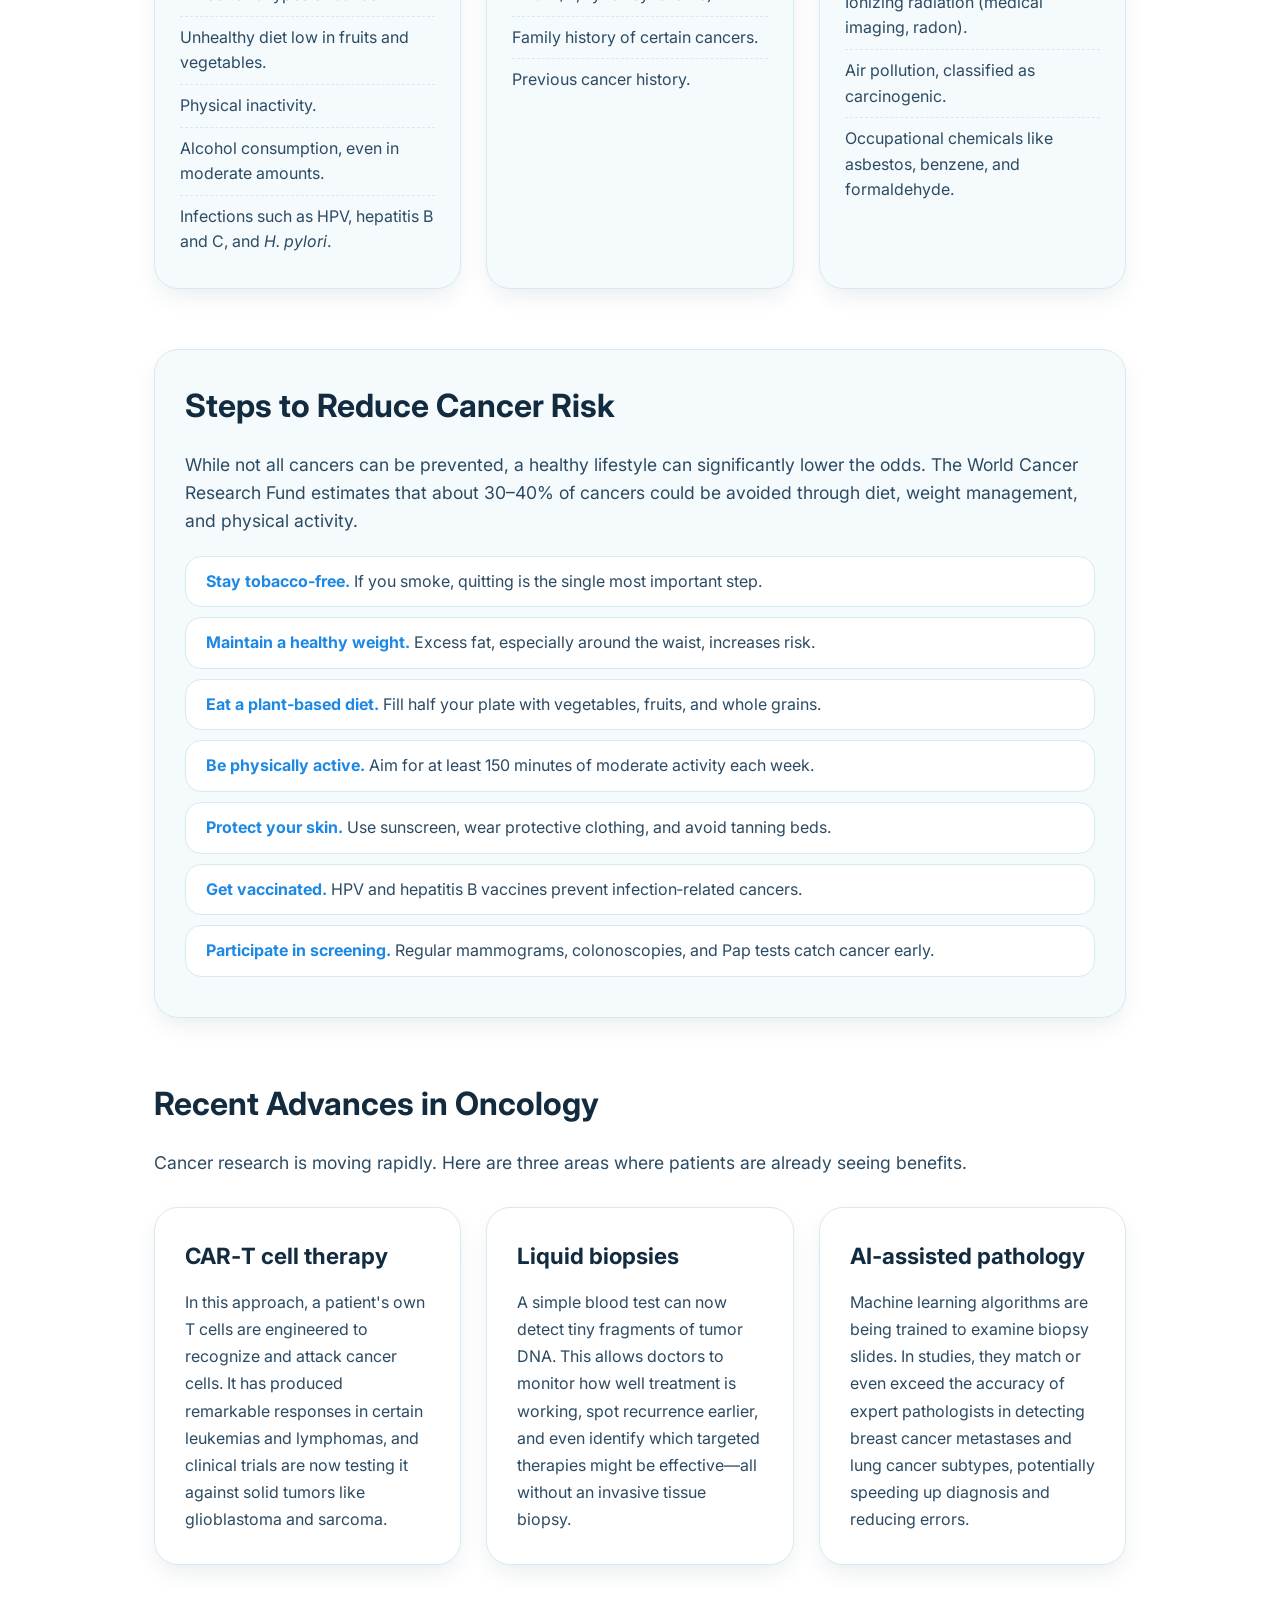
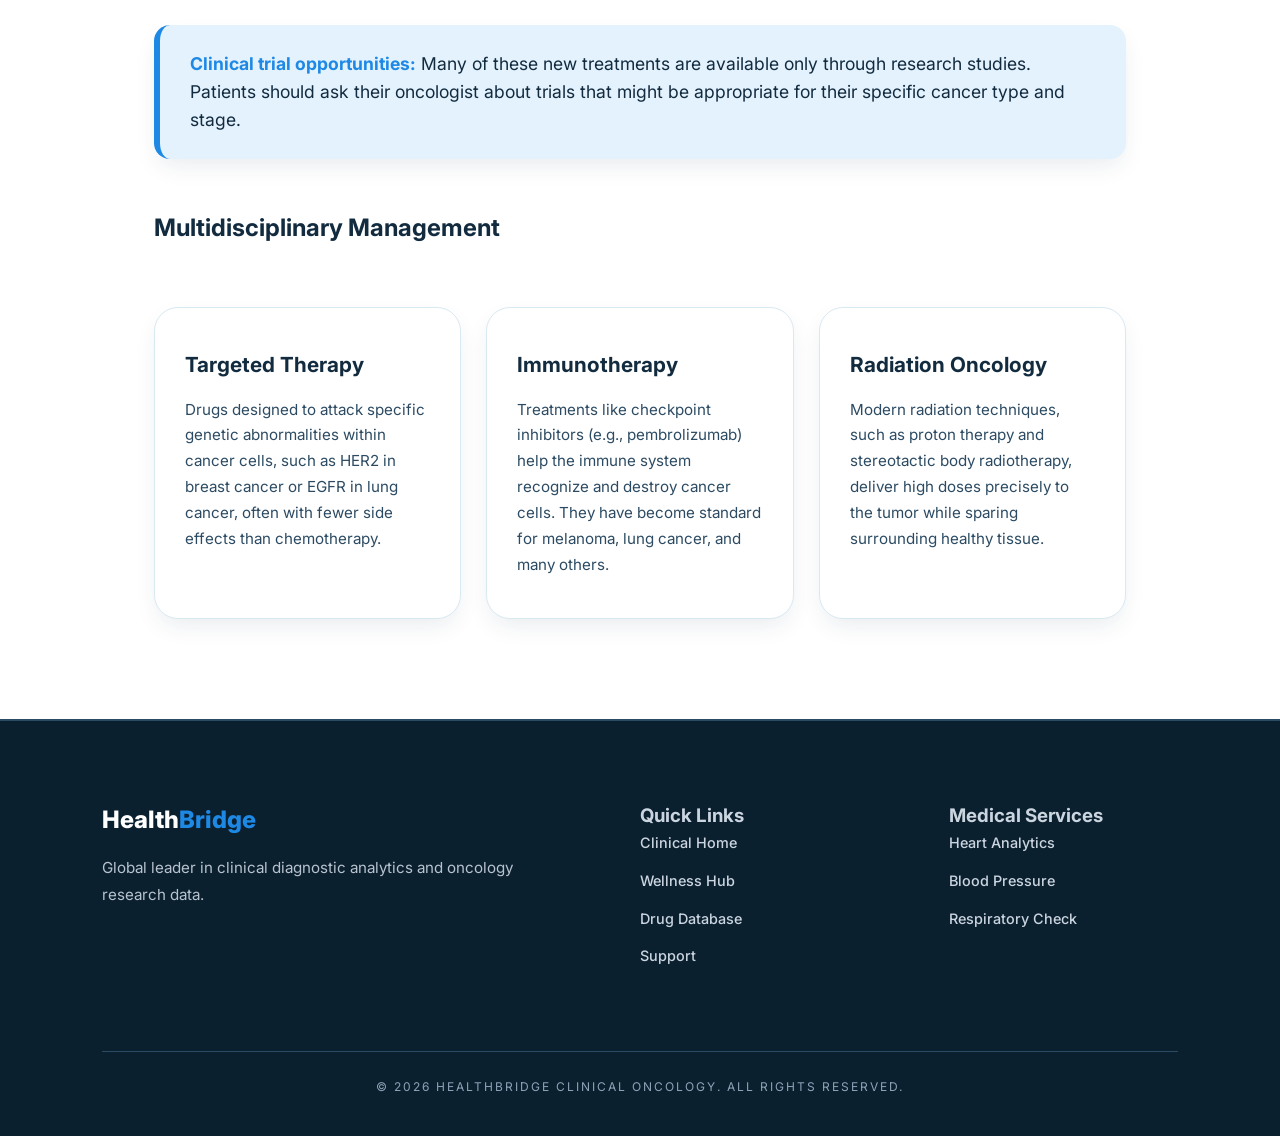
<file: frontend/pages/diseases/cancer.html>
<!doctype html>
<html lang="en">
  <head>
    <meta charset="UTF-8" />
    <meta name="viewport" content="width=device-width, initial-scale=1.0" />
    <title>HealthBridge | Oncology - Cancer Analysis</title>
    <link
      href="https://fonts.googleapis.com/css2?family=Inter:wght@400;600;700;800&display=swap"
      rel="stylesheet"
    />
    <link rel="stylesheet" href="../../style.css" />
    <link rel="stylesheet" href="disease-page.css" />
  </head>
  <body>
    <nav class="navbar">
      <div class="logo" onclick="location.href = '../../index.html'">
        <span class="logo-hb">HB</span> Health<span>Bridge</span>
      </div>

      <ul class="nav-links">
        <li class="nav-item mega-dropdown">
          <a href="#">Disease</a>
          <div class="mega-menu">
            <div class="mega-menu-content">
              <h3 class="menu-title">Medical Conditions and Diseases</h3>
              <div class="mega-menu-grid" id="diseaseGrid"></div>
            </div>
          </div>
        </li>

        <li class="nav-item">
          <a href="#">Services</a>
          <div class="dropdown">
            <a href="../services/heart-risk.html">Heart Risk</a>
            <a href="../services/fever.html">Fever Respiratory</a>
            <a href="../services/hypertension.html">Hypertension</a>
            <a href="../services/hypotension.html">Hypotension</a>
            <a href="../services/normal.html">General Checkup</a>
          </div>
        </li>

        <li class="nav-item"><a href="../wellness.html">Wellness</a></li>
        <li class="nav-item">
          <a href="../primary-drugs.html">Primary Drugs</a>
        </li>
        <li class="nav-item"><a href="../foods.html">Foods</a></li>
        <li class="nav-item"><a href="../contact.html">Contact</a></li>
      </ul>
    </nav>

    <div class="disease-container">
      <div class="image-slider">
        <div class="slides" id="slider">
          <img src="1.jpg" class="slide active" alt="Cancer Cell Analysis" />
          <img src="2.jpg" class="slide" alt="Oncology Research" />
          <img src="3.jpg" class="slide" alt="Medical Imaging" />
          <img src="4.jpg" class="slide" alt="Laboratory Testing" />
        </div>
      </div>

      <section class="medical-content">
        <div class="hero-label">Advanced Clinical Report</div>
        <h1>Oncology: Pathophysiology & Molecular Therapeutics</h1>

        <div class="info-block">
          <h2>Biological Overview</h2>
          <p>
            Cancer arises when normal cells acquire the ability to divide
            uncontrollably, escaping the usual checks and balances. These
            changes are driven by mutations in critical genes—proto‑oncogenes
            that become overactive, and tumor suppressor genes that are
            silenced. Over time, a single abnormal cell can give rise to a
            population of malignant cells that invade nearby tissues.
          </p>
        </div>

        <div class="info-block">
          <h2>Tumor Microenvironment and Angiogenesis</h2>
          <p>
            Tumors are not just masses of cancer cells; they actively remodel
            their surroundings. By secreting growth factors, they stimulate the
            formation of new blood vessels—a process called angiogenesis—that
            delivers oxygen and nutrients. This microenvironment also includes
            immune cells, fibroblasts, and signaling molecules that can either
            suppress or promote tumor progression.
          </p>
        </div>

        <div class="info-block">
          <h2>Detailed Classification</h2>
          <ul class="type-list">
            <li>
              <strong>Adenocarcinomas:</strong> These originate in glandular
              tissues such as the lungs, breast, prostate, or colon. They
              account for most solid tumors and often secrete mucin or other
              substances.
            </li>
            <li>
              <strong>Basal Cell Carcinoma:</strong> The most common skin
              cancer, arising from the basal layer of the epidermis. It grows
              slowly and rarely metastasizes, but local invasion can be
              destructive.
            </li>
            <li>
              <strong>Multiple Myeloma:</strong> A cancer of plasma cells in the
              bone marrow. It leads to bone lesions, anemia, and immune
              dysfunction due to overproduction of abnormal antibodies.
            </li>
          </ul>
        </div>

        <!-- New Section: Cancer Statistics (written naturally) -->
        <div class="stats-block">
          <h2>Understanding the Global Burden</h2>
          <p>
            According to the World Health Organization, nearly 20 million new
            cancer cases were diagnosed in 2025, and about 10 million people
            died from the disease. That means roughly one in five men and one in
            six women will develop cancer during their lifetime. The burden is
            not evenly distributed—about 70% of cancer deaths occur in low‑ and
            middle‑income countries, where access to early detection and
            treatment is limited.
          </p>
          <p>
            The most common cancers globally are breast, lung, colorectal,
            prostate, and stomach cancers. Lung cancer remains the leading cause
            of cancer death, responsible for nearly one in five fatalities.
          </p>
        </div>

        <!-- New Section: Cancer Staging (more detailed) -->
        <div class="staging-block">
          <h2>How Cancer Is Staged</h2>
          <p>
            Staging describes the extent of cancer in the body. It helps doctors
            plan treatment and estimate prognosis. The TNM system—Tumor, Node,
            Metastasis—is the most widely used.
          </p>
          <ul class="stage-list">
            <li>
              <span class="stage-label">Stage 0:</span> Abnormal cells are
              present but have not spread (carcinoma in situ).
            </li>
            <li>
              <span class="stage-label">Stage I:</span> Cancer is small and
              confined to the organ where it started.
            </li>
            <li>
              <span class="stage-label">Stage II and III:</span> Larger tumors
              that may have grown into nearby tissues or spread to lymph nodes.
            </li>
            <li>
              <span class="stage-label">Stage IV:</span> Cancer has spread to
              other parts of the body (metastatic disease).
            </li>
          </ul>
        </div>

        <!-- New Section: Risk Factors (expanded) -->
        <div class="risk-block">
          <h2>What Increases the Risk of Cancer?</h2>
          <p>
            No single cause explains all cancers, but several factors are known
            to increase risk. Some are within our control; others are not.
          </p>
          <div class="risk-grid">
            <div class="risk-category">
              <h3>Modifiable risks</h3>
              <ul>
                <li>
                  Tobacco use—accounts for about 25% of all cancer deaths.
                </li>
                <li>
                  Excess body weight and obesity, linked to 13 types of cancer.
                </li>
                <li>Unhealthy diet low in fruits and vegetables.</li>
                <li>Physical inactivity.</li>
                <li>Alcohol consumption, even in moderate amounts.</li>
                <li>
                  Infections such as HPV, hepatitis B and C, and
                  <em>H. pylori</em>.
                </li>
              </ul>
            </div>
            <div class="risk-category">
              <h3>Non‑modifiable risks</h3>
              <ul>
                <li>Advancing age—most cancers occur in people over 50.</li>
                <li>
                  Inherited genetic mutations (e.g., BRCA1/2, Lynch syndrome).
                </li>
                <li>Family history of certain cancers.</li>
                <li>Previous cancer history.</li>
              </ul>
            </div>
            <div class="risk-category">
              <h3>Environmental exposures</h3>
              <ul>
                <li>Ultraviolet radiation from the sun or tanning beds.</li>
                <li>Ionizing radiation (medical imaging, radon).</li>
                <li>Air pollution, classified as carcinogenic.</li>
                <li>
                  Occupational chemicals like asbestos, benzene, and
                  formaldehyde.
                </li>
              </ul>
            </div>
          </div>
        </div>

        <!-- New Section: Prevention Strategies (human‑written) -->
        <div class="prevention-block">
          <h2>Steps to Reduce Cancer Risk</h2>
          <p>
            While not all cancers can be prevented, a healthy lifestyle can
            significantly lower the odds. The World Cancer Research Fund
            estimates that about 30–40% of cancers could be avoided through
            diet, weight management, and physical activity.
          </p>
          <ul class="prevention-list">
            <li>
              <strong>Stay tobacco‑free.</strong> If you smoke, quitting is the
              single most important step.
            </li>
            <li>
              <strong>Maintain a healthy weight.</strong> Excess fat, especially
              around the waist, increases risk.
            </li>
            <li>
              <strong>Eat a plant‑based diet.</strong> Fill half your plate with
              vegetables, fruits, and whole grains.
            </li>
            <li>
              <strong>Be physically active.</strong> Aim for at least 150
              minutes of moderate activity each week.
            </li>
            <li>
              <strong>Protect your skin.</strong> Use sunscreen, wear protective
              clothing, and avoid tanning beds.
            </li>
            <li>
              <strong>Get vaccinated.</strong> HPV and hepatitis B vaccines
              prevent infection‑related cancers.
            </li>
            <li>
              <strong>Participate in screening.</strong> Regular mammograms,
              colonoscopies, and Pap tests catch cancer early.
            </li>
          </ul>
        </div>

        <!-- New Section: Latest Research (detailed, human tone) -->
        <div class="research-block">
          <h2>Recent Advances in Oncology</h2>
          <p>
            Cancer research is moving rapidly. Here are three areas where
            patients are already seeing benefits.
          </p>
          <div class="research-grid">
            <div class="research-item">
              <h3>CAR‑T cell therapy</h3>
              <p>
                In this approach, a patient's own T cells are engineered to
                recognize and attack cancer cells. It has produced remarkable
                responses in certain leukemias and lymphomas, and clinical
                trials are now testing it against solid tumors like glioblastoma
                and sarcoma.
              </p>
            </div>
            <div class="research-item">
              <h3>Liquid biopsies</h3>
              <p>
                A simple blood test can now detect tiny fragments of tumor DNA.
                This allows doctors to monitor how well treatment is working,
                spot recurrence earlier, and even identify which targeted
                therapies might be effective—all without an invasive tissue
                biopsy.
              </p>
            </div>
            <div class="research-item">
              <h3>AI‑assisted pathology</h3>
              <p>
                Machine learning algorithms are being trained to examine biopsy
                slides. In studies, they match or even exceed the accuracy of
                expert pathologists in detecting breast cancer metastases and
                lung cancer subtypes, potentially speeding up diagnosis and
                reducing errors.
              </p>
            </div>
          </div>
        </div>

        <!-- Call to action (no icons) -->
        <div class="cta-note">
          <p>
            <strong>Clinical trial opportunities:</strong> Many of these new
            treatments are available only through research studies. Patients
            should ask their oncologist about trials that might be appropriate
            for their specific cancer type and stage.
          </p>
        </div>

        <div class="prominent-features">
          <h2>Multidisciplinary Management</h2>
          <div class="features-grid">
            <div class="feature-card">
              <h3>Targeted Therapy</h3>
              <p>
                Drugs designed to attack specific genetic abnormalities within
                cancer cells, such as HER2 in breast cancer or EGFR in lung
                cancer, often with fewer side effects than chemotherapy.
              </p>
            </div>
            <div class="feature-card">
              <h3>Immunotherapy</h3>
              <p>
                Treatments like checkpoint inhibitors (e.g., pembrolizumab) help
                the immune system recognize and destroy cancer cells. They have
                become standard for melanoma, lung cancer, and many others.
              </p>
            </div>
            <div class="feature-card">
              <h3>Radiation Oncology</h3>
              <p>
                Modern radiation techniques, such as proton therapy and
                stereotactic body radiotherapy, deliver high doses precisely to
                the tumor while sparing surrounding healthy tissue.
              </p>
            </div>
          </div>
        </div>
      </section>
    </div>

    <footer class="footer">
      <div class="footer-container">
        <div class="footer-section brand">
          <h2>Health<span>Bridge</span></h2>
          <p>
            Global leader in clinical diagnostic analytics and oncology research
            data.
          </p>
        </div>

        <div class="footer-section">
          <h3>Quick Links</h3>
          <ul>
            <li><a href="../../index.html">Clinical Home</a></li>
            <li><a href="../wellness.html">Wellness Hub</a></li>
            <li><a href="../primary-drugs.html">Drug Database</a></li>
            <li><a href="../contact.html">Support</a></li>
          </ul>
        </div>

        <div class="footer-section">
          <h3>Medical Services</h3>
          <ul>
            <li><a href="../services/heart-risk.html">Heart Analytics</a></li>
            <li><a href="../services/hypertension.html">Blood Pressure</a></li>
            <li><a href="../services/fever.html">Respiratory Check</a></li>
          </ul>
        </div>
      </div>
      <div class="footer-bottom">
        <p>&copy; 2026 HealthBridge Clinical Oncology. All rights reserved.</p>
      </div>
    </footer>

    <script src="../../script.js"></script>
    <script>
      let currentIndex = 0;
      const slides = document.querySelectorAll(".slide");
      function changeSlide() {
        slides[currentIndex].classList.remove("active");
        currentIndex = (currentIndex + 1) % slides.length;
        slides[currentIndex].classList.add("active");
      }
      setInterval(changeSlide, 2000);
    </script>
  </body>
</html>
</file>
<file: frontend/style.css>
/* style.css - Dark navbar & footer, white content area, premium medical image */
:root {
  --pure-white: #ffffff;
  --background-light: #f5fafd;
  --text-primary: #122b3f;
  --text-secondary: #2c4b63;
  --accent-medical: #1e88e5;
  --accent-soft: #6ab7ff;
  --border-light: #d9e9f2;
  --hover-bg: #e1f0fa;

  /* Dark navbar & footer colors */
  --nav-bg: #0b202f;
  --nav-text: #e0eefb;
  --nav-hover-bg: #1e3a5f;
  --dropdown-bg: #112b3c;
  --dropdown-border: #2b4b65;
  --footer-text: #cbd5e0;
  --footer-heading: #ffffff;

  --shadow-sm: 0 8px 20px rgba(0, 50, 80, 0.08);
  --font-sans: "Inter", -apple-system, BlinkMacSystemFont, sans-serif;
}

* {
  margin: 0;
  padding: 0;
  box-sizing: border-box;
  font-family: var(--font-sans);
}

body {
  background-color: var(--pure-white);
  color: var(--text-primary);
  line-height: 1.5;
  overflow-x: hidden;
}

/* --- Navbar (dark, professional) --- */
.navbar {
  display: flex;
  justify-content: space-between;
  align-items: center;
  padding: 0 6%;
  height: 90px;
  background: var(--nav-bg);
  position: sticky;
  top: 0;
  z-index: 2000;
  border-bottom: 2px solid var(--dropdown-border);
}

.logo {
  cursor: pointer;
  font-size: 1.9rem;
  font-weight: 800;
  letter-spacing: -1px;
  color: var(--nav-text);
  display: flex;
  align-items: center;
  gap: 8px;
}

.logo-hb {
  /* Changed background to the darker nav color or a deeper blue to create contrast */
  background: var(--nav-bg);
  color: var(--accent-medical); /* The blue now applies to the letters HB */
  font-size: 1.4rem;
  font-weight: 800;
  padding: 6px 12px;
  border-radius: 10px;
  margin-right: 4px;
  /* Added a border to define the shape against the dark navbar */
  border: 2px solid var(--accent-medical);
  box-shadow: 0 4px 8px rgba(0, 0, 0, 0.2);
  display: inline-flex;
  align-items: center;
  justify-content: center;
}

.logo span {
  color: var(--accent-medical);
}

.nav-links {
  display: flex;
  list-style: none;
  gap: 5px;
}

.nav-item > a {
  text-decoration: none;
  color: var(--nav-text);
  font-weight: 700;
  font-size: 0.85rem;
  text-transform: uppercase;
  letter-spacing: 1px;
  padding: 15px 20px;
  transition: all 0.2s ease;
  border-radius: 4px 4px 0 0;
}

.nav-item:hover > a {
  background: var(--nav-hover-bg);
  color: white;
}

/* --- Dropdown & Mega Menu (dark theme) --- */
.dropdown,
.mega-menu {
  position: absolute;
  top: 90px;
  background: var(--dropdown-bg);
  border: 2px solid var(--dropdown-border);
  border-radius: 0 0 16px 16px;
  box-shadow: var(--shadow-sm);
  opacity: 0;
  visibility: hidden;
  transition: all 0.2s ease;
  z-index: 1000;
}

.dropdown {
  min-width: 280px;
  padding: 12px 0;
}
.mega-menu {
  left: 0;
  width: 100%;
  padding: 40px 6%;
}

.nav-item:hover .dropdown,
.nav-item:hover .mega-menu {
  opacity: 1;
  visibility: visible;
}

.menu-title,
.label-heading {
  color: var(--accent-soft);
  text-transform: uppercase;
  letter-spacing: 2px;
  font-size: 0.75rem;
  font-weight: 800;
  margin-bottom: 20px;
  display: block;
}

.mega-menu-grid {
  display: grid;
  grid-template-columns: repeat(5, 1fr);
  gap: 16px;
}

.mega-menu-grid a,
.dropdown a {
  color: #e0eefb;
  text-decoration: none;
  font-size: 0.9rem;
  font-weight: 500;
  padding: 10px 16px;
  display: block;
  transition: all 0.2s ease;
  border-radius: 8px;
}

.dropdown a {
  padding: 12px 24px;
}

.mega-menu-grid a:hover,
.dropdown a:hover {
  background: var(--nav-hover-bg);
  color: white;
  padding-left: 24px;
}

/* --- Hero Section (white background, premium medical image) --- */
.hero {
  height: 85vh;
  display: flex;
  position: relative;
  background:
    linear-gradient(
      100deg,
      rgba(255, 255, 255, 0.92) 30%,
      rgba(255, 255, 255, 0.5)
    ),
    url("medical.jpg"); /* doctor with tablet, modern clinic */
  background-size: cover;
  background-position: center 30%;
  background-blend-mode: overlay;
}

.hero-sidebar-accent {
  width: 10px;
  background: var(--accent-medical);
  height: 100%;
  opacity: 0.8;
}

.hero-content {
  padding: 80px 6%;
  display: flex;
  flex-direction: column;
  justify-content: center;
  background-color: rgba(255, 255, 255, 0.55);
  border-radius: 20px;
  max-width: fit-content;
}

.hero h1 {
  font-size: 4.5rem;
  font-weight: 800;
  line-height: 1.1;
  letter-spacing: -2px;
  margin-bottom: 40px;
  color: var(--text-primary);
}
.hero h1 span {
  /* Use a pure blue color for the text span, removing the transparent gradient */
  color: var(--accent-medical);
  background: none;
  -webkit-background-clip: unset;
  -webkit-text-fill-color: var(--accent-medical);
}

.hero-body-grid {
  display: grid;
  grid-template-columns: 1.5fr 1fr;
  align-items: flex-start;
  gap: 80px;
}

.hero p {
  color: var(--text-secondary);
  font-size: 1.2rem;
  line-height: 1.7;
  border-left: 4px solid var(--accent-soft);
  padding-left: 30px;
  background: rgba(255, 255, 255, 0.7);
  backdrop-filter: blur(2px);
  border-radius: 0 20px 20px 0;
}

.btn-primary-sharp {
  background: #0b202f;
  color: white;
  border: none;
  padding: 22px 48px;
  font-size: 1rem;
  font-weight: 700;
  cursor: pointer;
  transition: all 0.25s ease;
  text-transform: uppercase;
  letter-spacing: 2px;
  border-radius: 40px;
  box-shadow: 0 15px 30px -10px rgba(30, 136, 229, 0.3);
}

.btn-primary-sharp:hover {
  background: #000000;
  transform: translateY(-4px);
  box-shadow: 0 25px 35px -10px #cedfed;
}

/* --- Footer (now matches navbar dark) --- */
.footer {
  background: var(--nav-bg); /* same dark as navbar */
  padding: 80px 8% 40px;
  border-top: 2px solid var(--dropdown-border);
  color: var(--footer-text);
}

.footer-container {
  display: grid;
  grid-template-columns: 2fr 1fr 1fr;
  gap: 80px;
}

.brand-mark {
  font-weight: 900;
  font-size: 1.6rem;
  border: 3px solid var(--accent-medical);
  width: 55px;
  height: 55px;
  display: flex;
  align-items: center;
  justify-content: center;
  margin-bottom: 20px;
  color: var(--accent-medical);
  border-radius: 12px;
  background: var(--nav-bg);
  box-shadow: 0 0 0 2px rgba(30, 136, 229, 0.3);
}

.footer-section h2 {
  margin-bottom: 15px;
  font-weight: 800;
  color: var(--footer-heading);
}
.footer-section h2 span {
  color: var(--accent-medical);
}
.footer-section p {
  color: var(--footer-text);
  font-size: 0.95rem;
  line-height: 1.8;
  opacity: 0.9;
}

.footer-section ul {
  list-style: none;
}
.footer-section ul li {
  margin-bottom: 12px;
}

.footer-section a {
  text-decoration: none;
  color: var(--footer-text);
  font-size: 0.9rem;
  font-weight: 500;
  transition: all 0.2s ease;
}

.footer-section a:hover {
  color: var(--accent-medical);
  padding-left: 6px;
}

.footer-bottom {
  text-align: center;
  margin-top: 70px;
  padding-top: 25px;
  border-top: 1px solid var(--dropdown-border);
  color: #8fa3b8;
  font-size: 0.75rem;
  text-transform: uppercase;
  letter-spacing: 2px;
}
</file>
<file: frontend/auth.css>
:root {
  --midnight: #0f0e47;
  --accent: #8686ac;
  --bg-workspace: #ffffff;
  --border-ink: #1e293b;
  --text-dim: #64748b;
  --white: #ffffff;
}

body {
  margin: 0;
  font-family: "Inter", sans-serif;
  background-color: var(--bg-workspace);
  color: var(--midnight);
  height: 100vh;
}

.main-shell {
  display: flex;
  height: 100vh;
}

/* --- Fixed Sidebar (Unique Desktop Design) --- */
.sidebar {
  width: 350px;
  background-color: var(--midnight);
  color: white;
  display: flex;
  flex-direction: column;
  justify-content: space-between;
  padding: 60px 40px;
  border-right: 8px solid var(--accent);
}

.brand-mark {
  font-weight: 900;
  font-size: 2rem;
  border: 4px solid var(--accent);
  width: 60px;
  height: 60px;
  display: flex;
  align-items: center;
  justify-content: center;
  margin-bottom: 30px;
}

.brand-text h1 {
  font-size: 2.2rem;
  font-weight: 800;
  margin: 0;
  letter-spacing: -1px;
}

.brand-text h1 span {
  color: var(--accent);
}

.brand-text p {
  text-transform: uppercase;
  letter-spacing: 4px;
  font-size: 0.7rem;
  margin-top: 10px;
  font-weight: 600;
  color: var(--accent);
}

.sidebar-footer p {
  font-size: 0.7rem;
  opacity: 0.5;
  margin: 5px 0;
  text-transform: uppercase;
  letter-spacing: 1px;
}

/* --- Auth Viewport --- */
.auth-viewport {
  flex: 1;
  display: flex;
  align-items: center;
  justify-content: center;
  padding: 40px;
}

.auth-card {
  width: 100%;
  max-width: 500px;
}

.card-header {
  margin-bottom: 40px;
}

.card-header h2 {
  font-size: 2.5rem;
  font-weight: 800;
  margin: 0;
  letter-spacing: -1px;
}

.card-header p {
  color: var(--text-dim);
  font-size: 1rem;
  margin-top: 10px;
}

/* --- Toggle (Sharp Design) --- */
.mode-indicator {
  display: flex;
  gap: 20px;
  margin-bottom: 25px;
  border-bottom: 2px solid #f1f5f9;
}

.mode-indicator button {
  background: none;
  border: none;
  padding: 10px 0;
  font-weight: 700;
  font-size: 0.85rem;
  text-transform: uppercase;
  letter-spacing: 1px;
  cursor: pointer;
  color: var(--text-dim);
  position: relative;
}

.mode-indicator button.active {
  color: var(--midnight);
}

.mode-indicator button.active::after {
  content: "";
  position: absolute;
  bottom: -2px;
  left: 0;
  width: 100%;
  height: 2px;
  background-color: var(--midnight);
}

/* --- Form (Sharp Inputs) --- */
.input-group {
  margin-bottom: 20px;
}

.input-group label {
  display: block;
  font-size: 0.75rem;
  font-weight: 800;
  text-transform: uppercase;
  margin-bottom: 8px;
  color: var(--midnight);
}

input,
select {
  width: 100%;
  padding: 15px;
  border: 2px solid #e2e8f0;
  border-radius: 0; /* Sharp corners */
  font-size: 1rem;
  font-family: inherit;
  box-sizing: border-box;
}

input:focus {
  outline: none;
  border-color: var(--midnight);
}

.input-row {
  display: grid;
  grid-template-columns: 1fr 2fr;
  gap: 15px;
}

.hidden {
  display: none;
}

/* --- Role Option Buttons --- */
.label-heading {
  display: block;
  font-size: 0.75rem;
  font-weight: 800;
  text-transform: uppercase;
  margin-bottom: 12px;
}

.role-selector {
  display: flex;
  border: 2px solid #e2e8f0;
  margin-bottom: 30px;
}

.role-option {
  flex: 1;
  padding: 15px;
  text-align: center;
  font-weight: 700;
  font-size: 0.8rem;
  cursor: pointer;
  text-transform: uppercase;
}

.role-option.active {
  background-color: var(--midnight);
  color: white;
}

/* --- Button --- */
.primary-action-btn {
  width: 100%;
  padding: 20px;
  background-color: var(--midnight);
  color: white;
  border: none;
  border-radius: 0; /* Sharp corners */
  font-weight: 800;
  font-size: 1rem;
  text-transform: uppercase;
  letter-spacing: 2px;
  cursor: pointer;
  margin-top: 10px;
  transition: 0.2s;
}

.primary-action-btn:hover {
  background-color: var(--accent);
}

/* --- Status Messages --- */
.status-msg {
  margin-top: 30px;
  padding: 15px;
  font-weight: 700;
  font-size: 0.85rem;
  border-left: 5px solid var(--midnight);
  background-color: #f8fafc;
}

/* Responsive (Mobile turns Sidebar to Top Header) */
@media (max-width: 900px) {
  .main-shell {
    flex-direction: column;
  }
  .sidebar {
    width: 100%;
    height: auto;
    padding: 30px;
    border-right: none;
    border-bottom: 8px solid var(--accent);
    box-sizing: border-box;
  }
  .auth-card {
    max-width: 100%;
  }
}
</file>
<file: frontend/pages/foods-style.css>
/* foods-style.css - Medical white theme with dark navbar/footer */
:root {
  --pure-white: #ffffff;
  --background-light: #f5fafd;
  --text-primary: #122b3f;
  --text-secondary: #2c4b63;
  --accent-medical: #1e88e5;
  --accent-soft: #6ab7ff;
  --border-light: #d9e9f2;
  --hover-bg: #e1f0fa;
  --card-shadow: 0 10px 25px -5px rgba(0, 50, 80, 0.1);

  /* Dark navbar/footer */
  --nav-bg: #0b202f;
  --nav-text: #e0eefb;
  --dropdown-border: #2b4b65;

  --transition: all 0.3s ease-in-out;
}

body {
  background-color: var(--pure-white);
  color: var(--text-primary);
  overflow-x: hidden;
  font-family: "Inter", sans-serif;
}

/* Navbar (dark) - matches main style */
.navbar {
  background: var(--nav-bg) !important;
  border-bottom: 2px solid var(--dropdown-border);
}

.logo {
  color: var(--nav-text) !important;
}
.logo-hb {
  background: var(--nav-bg); /* Matches navbar for depth */
  color: var(
    --accent-medical
  ); /* HB letters now clearly visible in medical blue */
  border: 2px solid var(--accent-medical); /* Adds professional frame */
  padding: 6px 12px;
  border-radius: 10px;
  margin-right: 8px;
  font-size: 1.4rem;
  font-weight: 800;
  display: inline-flex;
  align-items: center;
  justify-content: center;
}

.logo span {
  color: var(--accent-medical); /* Keeps "Bridge" in medical blue */
}
/* --- Hero Section (updated with overlay) --- */
.foods-hero {
  position: relative;
  background: url("https://images.unsplash.com/photo-1512621776951-a57141f2eefd?auto=format&fit=crop&w=1600&q=80")
    center/cover no-repeat;
  height: 60vh;
  display: flex;
  align-items: center;
  justify-content: center;
  text-align: center;
  color: white;
}

.hero-overlay {
  position: absolute;
  top: 0;
  left: 0;
  width: 100%;
  height: 100%;
  /* Darker midnight overlay for premium contrast */
  background: linear-gradient(rgba(11, 32, 47, 0.9), rgba(11, 32, 47, 0.7));
  z-index: 1;
}

.hero-content {
  position: relative;
  z-index: 2;
  max-width: 800px;
  padding: 0 20px;
}

.hero-tag {
  display: inline-block;
  background: var(--nav-bg); /* Darker background for the tag */
  color: var(--accent-medical); /* Blue text on dark background for pop */
  border: 1px solid var(--accent-medical);
  padding: 8px 20px;
  border-radius: 40px;
  font-weight: 700;
  font-size: 0.75rem;
  text-transform: uppercase;
  letter-spacing: 2px;
  margin-bottom: 25px;
}

.foods-hero h1 {
  font-size: 4rem;
  font-weight: 800;
  color: var(--pure-white); /* High-contrast white */
  line-height: 1.1;
  margin-bottom: 20px;
  text-shadow: 0 4px 15px rgba(0, 0, 0, 0.4);
}

.foods-hero h1 span {
  /* Removed blue; using a clean white with a subtle underline or different weight */
  color: var(--pure-white);
  border-bottom: 4px solid var(--accent-medical);
}

.foods-hero p {
  /* Using a light steel gray/white for readability */
  color: #e0eefb;
  font-size: 1.2rem;
  max-width: 600px;
  margin: 0 auto;
  opacity: 1;
}

/* --- Intro Section --- */
.nutrition-intro {
  max-width: 1000px;
  margin: 60px auto;
  padding: 0 20px;
  text-align: center;
}

.nutrition-intro h2 {
  font-size: 2.2rem;
  color: var(--text-primary);
  margin-bottom: 20px;
}

.nutrition-intro p {
  font-size: 1.2rem;
  color: var(--text-secondary);
  line-height: 1.8;
}

/* --- Main Container --- */
.foods-container {
  max-width: 1300px;
  margin: 60px auto 120px;
  padding: 0 4%;
}

/* --- Grid Layout (responsive) --- */
.foods-grid {
  display: grid;
  grid-template-columns: repeat(auto-fill, minmax(340px, 1fr));
  gap: 30px;
}

/* --- Food Card (enhanced) --- */
.food-card {
  background: var(--pure-white);
  border-radius: 24px;
  overflow: hidden;
  box-shadow: var(--card-shadow);
  border: 1px solid var(--border-light);
  transition: var(--transition);
  display: flex;
  flex-direction: column;
}

.food-card:hover {
  transform: translateY(-8px);
  box-shadow: 0 20px 30px -10px rgba(30, 136, 229, 0.2);
  border-color: var(--accent-medical);
}

/* Image wrapper */
.food-image-wrapper {
  position: relative;
  width: 100%;
  height: 240px;
  overflow: hidden;
  border-bottom: 1px solid var(--border-light);
}

.food-image-wrapper img {
  width: 100%;
  height: 100%;
  object-fit: cover;
  transition: transform 0.6s ease;
}

.food-card:hover .food-image-wrapper img {
  transform: scale(1.05);
}

/* Nutrient badge */
.nutrient-badge {
  position: absolute;
  top: 20px;
  right: 20px;
  background: var(--accent-medical);
  color: white;
  padding: 8px 16px;
  font-weight: 700;
  font-size: 0.75rem;
  text-transform: uppercase;
  border-radius: 30px;
  box-shadow: 0 4px 10px rgba(0, 0, 0, 0.1);
  z-index: 5;
}

/* Content area */
.food-content {
  padding: 25px;
  display: flex;
  flex-direction: column;
  flex-grow: 1;
}

.food-content h2 {
  font-size: 1.5rem;
  color: var(--text-primary);
  margin-bottom: 15px;
  font-weight: 700;
  line-height: 1.3;
}

.food-content p {
  color: var(--text-secondary);
  font-size: 0.95rem;
  line-height: 1.7;
  margin-bottom: 20px;
  flex-grow: 1;
}

/* Medical target block */
.medical-target {
  background: var(--background-light);
  padding: 18px 20px;
  border-radius: 16px;
  border-left: 4px solid var(--accent-medical);
  font-size: 0.85rem;
  color: var(--text-secondary);
  margin-top: auto;
  transition: var(--transition);
}

.medical-target span {
  display: block;
  font-size: 1rem;
  color: var(--text-primary);
  margin-top: 5px;
  font-weight: 700;
}

/* --- New Sections (Guidelines, Research, Note) --- */
.nutrition-guidelines,
.nutrition-research {
  margin: 80px 0 60px;
}

.nutrition-guidelines h2,
.nutrition-research h2 {
  font-size: 2.2rem;
  color: var(--text-primary);
  margin-bottom: 40px;
  text-align: center;
}

.guidelines-grid,
.research-grid {
  display: grid;
  grid-template-columns: repeat(auto-fit, minmax(260px, 1fr));
  gap: 30px;
}

.guideline-item,
.research-card {
  background: var(--pure-white);
  padding: 30px;
  border-radius: 24px;
  border: 1px solid var(--border-light);
  box-shadow: var(--card-shadow);
  transition: transform 0.2s;
}

.guideline-item:hover,
.research-card:hover {
  transform: translateY(-5px);
  border-color: var(--accent-medical);
}

.guideline-item h3,
.research-card h3 {
  font-size: 1.3rem;
  color: var(--text-primary);
  margin-bottom: 15px;
}

.guideline-item p,
.research-card p {
  color: var(--text-secondary);
  line-height: 1.7;
}

/* Clinical note */
.clinical-note {
  background: #e3f2fd;
  border-left: 6px solid var(--accent-medical);
  padding: 25px 30px;
  border-radius: 16px;
  margin: 60px 0 0;
  color: var(--text-primary);
  font-size: 1.1rem;
  box-shadow: var(--card-shadow);
}

.clinical-note strong {
  color: var(--accent-medical);
}

/* --- Footer (dark) --- */
.footer {
  background: var(--nav-bg) !important;
  color: var(--nav-text);
  border-top: 2px solid var(--dropdown-border);
  padding: 80px 8% 40px;
  margin-top: 0;
}

.footer-section h2,
.footer-section h3 {
  color: white;
}
.footer-section h2 span {
  color: var(--accent-medical);
}
.footer-section p,
.footer-section a {
  color: #cbd5e1;
}
.footer-section a:hover {
  color: var(--accent-medical);
}
.nutritional-disclaimer {
  margin-top: 20px;
  font-size: 0.85rem;
  line-height: 1.6;
  color: #a0b8cc;
}
.footer-bottom {
  border-top-color: var(--dropdown-border);
  color: #8fa3b8;
}

/* Responsive */
@media (max-width: 768px) {
  .foods-hero h1 {
    font-size: 2.8rem;
  }
  .foods-grid {
    grid-template-columns: 1fr;
  }
  .food-image-wrapper {
    height: 200px;
  }
  .nutrition-intro h2,
  .nutrition-guidelines h2,
  .nutrition-research h2 {
    font-size: 1.8rem;
  }
}
</file>
<file: frontend/pages/predictor-style.css>
:root {
  --midnight: #0f0e47;
  --accent: #8686ac;
  --bg-workspace: #ffffff;
  --bg-alt: #f8fafc;
  --text-dim: #64748b;
  --white: #ffffff;
}

body {
  margin: 0;
  font-family: "Inter", sans-serif;
  background-color: var(--bg-workspace);
  color: var(--midnight);
  height: 100vh;
}

.main-shell {
  display: flex;
  height: 100vh;
}

/* --- Focused Sidebar --- */
.sidebar {
  width: 320px; /* Narrowed slightly to give more room to form */
  background-color: var(--midnight);
  color: white;
  display: flex;
  flex-direction: column;
  padding: 60px 40px;
  border-right: 8px solid var(--accent);
}

.brand-mark {
  font-weight: 900;
  font-size: 2rem;
  border: 4px solid var(--accent);
  width: 55px;
  height: 55px;
  display: flex;
  align-items: center;
  justify-content: center;
  margin-bottom: 25px;
}

.brand-text h1 {
  font-size: 2rem;
  font-weight: 800;
  margin: 0;
  letter-spacing: -1px;
}

.brand-text h1 span {
  color: var(--accent);
}

.brand-text p {
  text-transform: uppercase;
  letter-spacing: 3px;
  font-size: 0.65rem;
  margin-top: 8px;
  font-weight: 600;
  color: var(--accent);
}

/* --- Content Viewport (Compact Adjustment) --- */
.analysis-viewport {
  flex: 1;
  display: flex;
  justify-content: center;
  padding: 40px 60px; /* Reduced top padding from 80px to 40px */
  overflow-y: auto;
}

.analysis-card {
  width: 100%;
  max-width: 850px;
}

.card-header {
  margin-bottom: 30px; /* Reduced from 50px */
  border-bottom: 2px solid var(--midnight);
  padding-bottom: 20px;
}

.card-header h2 {
  font-size: 2.2rem;
  font-weight: 800;
  margin: 0;
  letter-spacing: -1px;
  text-transform: uppercase;
}

.card-header p {
  color: var(--text-dim);
  margin-top: 8px;
  font-size: 1rem;
}

/* --- Form Grids (Tightened) --- */
.label-heading {
  display: block;
  font-size: 0.7rem;
  font-weight: 800;
  text-transform: uppercase;
  margin-bottom: 15px;
  letter-spacing: 2px;
  color: var(--accent);
}

.input-grid {
  display: grid;
  grid-template-columns: repeat(2, 1fr);
  gap: 15px; /* Reduced from 25px */
  margin-bottom: 30px; /* Reduced from 50px */
}

.input-group label {
  display: block;
  font-size: 0.75rem;
  font-weight: 700;
  margin-bottom: 6px;
  color: var(--midnight);
}

input[type="number"] {
  width: 100%;
  padding: 12px; /* Slimmer inputs */
  border: 2px solid #e2e8f0;
  border-radius: 0;
  font-size: 0.95rem;
  box-sizing: border-box;
}

input:focus {
  outline: none;
  border-color: var(--midnight);
}

.wide {
  grid-column: span 2;
}

/* --- Symptom Shell (Grid Layout) --- */
.symptoms-shell {
  background-color: var(--bg-alt);
  padding: 20px 25px; /* More compact */
  margin-bottom: 30px; /* Reduced from 50px */
}

.symptom-grid {
  display: grid;
  grid-template-columns: repeat(3, 1fr); /* 3 columns to save vertical space */
  gap: 15px;
}

.symptom-item {
  display: flex;
  align-items: center;
  gap: 10px;
}

input[type="checkbox"] {
  width: 16px;
  height: 16px;
  accent-color: var(--midnight);
  cursor: pointer;
}

.symptom-item label {
  font-size: 0.85rem;
  font-weight: 600;
  cursor: pointer;
}

/* --- Action Buttons (Position Fixed) --- */
.action-stack {
  display: flex;
  flex-direction: column;
  gap: 12px;
}

.primary-action-btn {
  width: 100%;
  padding: 18px;
  background-color: var(--midnight);
  color: white;
  border: none;
  border-radius: 0;
  font-weight: 800;
  font-size: 0.95rem;
  text-transform: uppercase;
  letter-spacing: 2px;
  cursor: pointer;
  transition: 0.2s;
}

.primary-action-btn:hover {
  background-color: var(--accent);
}

.secondary-action-btn {
  background: transparent;
  border: 2px solid #e2e8f0;
  padding: 14px;
  font-weight: 700;
  text-transform: uppercase;
  letter-spacing: 1px;
  cursor: pointer;
  font-size: 0.75rem;
  transition: 0.2s;
}

.secondary-action-btn:hover {
  background: #f1f5f9;
  border-color: var(--midnight);
}

/* --- Results --- */
.result-display {
  margin-top: 30px;
  border-left: 8px solid var(--midnight);
  background-color: var(--bg-alt);
  padding: 30px;
  display: none;
}

@media (max-width: 1100px) {
  .symptom-grid {
    grid-template-columns: 1fr 1fr;
  }
}

@media (max-width: 900px) {
  .main-shell {
    flex-direction: column;
  }
  .sidebar {
    width: 100%;
    height: auto;
    padding: 30px;
    border-right: none;
    border-bottom: 8px solid var(--accent);
  }
  .analysis-viewport {
    padding: 30px 20px;
  }
  .input-grid {
    grid-template-columns: 1fr;
  }
  .wide {
    grid-column: span 1;
  }
}
</file>
<file: frontend/pages/drugs-style.css>
/* drugs-style.css - Medical white theme with dark navbar/footer */
:root {
  --pure-white: #ffffff;
  --background-light: #f5fafd;
  --text-primary: #122b3f;
  --text-secondary: #2c4b63;
  --accent-medical: #1e88e5;
  --accent-soft: #0b202f;
  --border-light: #d9e9f2;
  --hover-bg: #e1f0fa;
  --card-shadow: 0 10px 25px -5px rgba(0, 50, 80, 0.1);

  /* Dark navbar/footer */
  --nav-bg: #0b202f;
  --nav-text: #e0eefb;
  --dropdown-border: #2b4b65;

  --transition: all 0.3s ease;
}

body {
  background-color: var(--pure-white);
  color: var(--text-primary);
  font-family: "Inter", sans-serif;
  margin: 0;
}

/* Navbar (dark) - matches main style */
.navbar {
  background: var(--nav-bg) !important;
  border-bottom: 2px solid var(--dropdown-border);
}

.logo {
  color: var(--nav-text) !important;
}
.logo-hb {
  /* Using the navbar background color to create depth */
  background: var(--nav-bg);
  /* The "HB" letters are now in the medical blue color */
  color: var(--accent-medical);
  /* Adding a border to define the logo box against the dark navbar */
  border: 2px solid var(--accent-medical);
  padding: 6px 12px;
  border-radius: 10px;
  margin-right: 8px;
  font-size: 1.4rem;
  font-weight: 800;
  display: inline-flex;
  align-items: center;
  justify-content: center;
  box-shadow: 0 4px 8px rgba(0, 0, 0, 0.2);
}

.logo span {
  /* Ensuring "Bridge" remains consistent with the brand blue */
  color: var(--accent-medical);
}
/* --- Header & Search (updated with overlay) --- */
.drugs-header {
  position: relative;
  background: url("https://images.unsplash.com/photo-1587854692152-cbe660dbde88?auto=format&fit=crop&w=1600&q=80")
    center/cover no-repeat;
  padding: 120px 8% 100px;
  text-align: center;
  color: white;
}

.hero-overlay {
  position: absolute;
  top: 0;
  left: 0;
  width: 100%;
  height: 100%;
  /* Darker gradient to make white text pop perfectly */
  background: linear-gradient(rgba(11, 32, 47, 0.92), rgba(11, 32, 47, 0.7));
  z-index: 1;
}

.hero-content {
  position: relative;
  z-index: 2;
  max-width: 900px;
  margin: 0 auto;
}

.hero-tag {
  display: inline-block;
  /* Dark background with blue border for the tag */
  background: var(--nav-bg);
  color: white;
  border: 1px solid black;
  padding: 8px 20px;
  border-radius: 40px;
  font-weight: 700;
  font-size: 0.75rem;
  text-transform: uppercase;
  letter-spacing: 2px;
  margin-bottom: 25px;
}

.drugs-header h1 {
  font-size: 3.5rem;
  font-weight: 800;
  margin-bottom: 20px;
  /* Pure white for maximum readability */
  color: var(--pure-white);
  text-shadow: 0 4px 12px rgba(0, 0, 0, 0.5);
}

.drugs-header h1 span {
  /* Switched from dark blue to brand medical blue for a premium look */
  color: var(--nav-bg) !important;
}

.drugs-header p {
  /* Lightened the text to an off-white/steel blue for a clean aesthetic */
  color: #e0eefb;
  font-size: 1.2rem;
  max-width: 600px;
  margin: 0 auto 30px;
  opacity: 1;
}
.search-section {
  max-width: 900px;
  margin: 30px auto 0;
}

.search-box {
  position: relative;
  background: white;
  border-radius: 60px;
  display: flex;
  align-items: center;
  padding: 0 20px;
  box-shadow: 0 15px 35px rgba(0, 0, 0, 0.3);
}

.search-box i {
  color: var(--accent-medical);
  font-size: 1.2rem;
}

#drugSearch {
  width: 100%;
  padding: 18px 15px;
  border: none;
  background: transparent;
  font-size: 1rem;
  color: var(--text-primary);
  outline: none;
}

.search-meta {
  margin-top: 20px;
  color: var(--accent-soft);
  font-size: 0.9rem;
  font-weight: 600;
}

/* --- Intro Section --- */
.drugs-intro {
  max-width: 1000px;
  margin: 60px auto;
  padding: 0 20px;
  text-align: center;
}

.drugs-intro h2 {
  font-size: 2.2rem;
  color: var(--text-primary);
  margin-bottom: 20px;
}

.drugs-intro p {
  font-size: 1.2rem;
  color: var(--text-secondary);
  line-height: 1.8;
}

/* --- Drugs Grid (original, enhanced) --- */
.drugs-container {
  max-width: 1300px;
  margin: 60px auto 120px;
  padding: 0 5%;
}

.drugs-grid {
  display: grid;
  grid-template-columns: repeat(auto-fill, minmax(320px, 1fr));
  gap: 30px;
  margin-bottom: 60px;
}

/* Drug Card (original classes, enhanced styling) */
.drug-card {
  background: var(--pure-white);
  border-radius: 24px;
  border: 1px solid var(--border-light);
  overflow: hidden;
  transition: var(--transition);
  display: flex;
  flex-direction: column;
  box-shadow: var(--card-shadow);
}

.drug-card:hover {
  transform: translateY(-8px);
  box-shadow: 0 20px 30px -10px rgba(30, 136, 229, 0.2);
  border-color: var(--accent-medical);
}

/* Image placeholder (original) */
.drug-image {
  height: 180px;
  background: var(--background-light);
  display: flex;
  align-items: center;
  justify-content: center;
  border-bottom: 1px solid var(--border-light);
}

.drug-image img {
  width: 100%;
  height: 100%;
  object-fit: cover;
}

/* Content area (original) */
.drug-content {
  padding: 25px;
  flex-grow: 1;
  display: flex;
  flex-direction: column;
}

.drug-name {
  font-size: 1.4rem;
  font-weight: 800;
  color: var(--text-primary);
  margin-bottom: 15px;
}

.tag-container {
  display: flex;
  flex-wrap: wrap;
  gap: 8px;
  margin-bottom: 20px;
}

.tag {
  background: var(--background-light);
  color: var(--accent-medical);
  padding: 5px 12px;
  border-radius: 20px;
  font-size: 0.7rem;
  font-weight: 700;
  text-transform: uppercase;
  border: 1px solid var(--border-light);
}

.drug-desc {
  font-size: 0.95rem;
  line-height: 1.7;
  color: var(--text-secondary);
  margin-top: auto;
  padding-top: 15px;
  border-top: 1px solid var(--border-light);
}

/* New Sections */
.drug-classifications,
.drug-safety,
.drug-advances {
  margin: 80px 0;
}

.drug-classifications h2,
.drug-safety h2,
.drug-advances h2 {
  font-size: 2.2rem;
  color: var(--text-primary);
  margin-bottom: 40px;
  text-align: center;
}

.class-grid,
.safety-grid,
.advances-grid {
  display: grid;
  grid-template-columns: repeat(auto-fit, minmax(280px, 1fr));
  gap: 30px;
}

.class-card,
.safety-item,
.advance-card {
  background: var(--pure-white);
  padding: 30px;
  border-radius: 24px;
  border: 1px solid var(--border-light);
  box-shadow: var(--card-shadow);
  transition: transform 0.2s;
}

.class-card:hover,
.safety-item:hover,
.advance-card:hover {
  transform: translateY(-5px);
  border-color: var(--accent-medical);
}

.class-card h3,
.safety-item h3,
.advance-card h3 {
  font-size: 1.3rem;
  color: var(--text-primary);
  margin-bottom: 15px;
}

.class-card p,
.safety-item p,
.advance-card p {
  color: var(--text-secondary);
  line-height: 1.7;
}

/* Clinical note */
.drug-note {
  background: #e3f2fd;
  border-left: 6px solid var(--accent-medical);
  padding: 25px 30px;
  border-radius: 16px;
  margin: 60px 0 0;
  color: var(--text-primary);
  font-size: 1.1rem;
  box-shadow: var(--card-shadow);
}

.drug-note strong {
  color: var(--accent-medical);
}

/* --- Footer (dark) --- */
.footer {
  background: var(--nav-bg) !important;
  color: var(--nav-text);
  border-top: 2px solid var(--dropdown-border);
  padding: 80px 8% 40px;
  margin-top: 0;
}

.footer-section h2,
.footer-section h3 {
  color: white;
}
.footer-section h2 span {
  color: var(--accent-medical);
}
.footer-section p,
.footer-section a {
  color: #cbd5e1;
}
.footer-section a:hover {
  color: var(--accent-medical);
}
.disclaimer-alert {
  background: rgba(255, 255, 255, 0.05);
  padding: 20px;
  border-left: 4px solid #f43f5e;
  border-radius: 8px;
  color: #a0b8cc;
  font-size: 0.85rem;
  margin-top: 20px;
}
.footer-bottom {
  border-top-color: var(--dropdown-border);
  color: #8fa3b8;
}

/* Responsive */
@media (max-width: 768px) {
  .drugs-header h1 {
    font-size: 2.5rem;
  }
  .drugs-grid {
    grid-template-columns: 1fr;
  }
  .drugs-intro h2,
  .drug-classifications h2,
  .drug-safety h2,
  .drug-advances h2 {
    font-size: 1.8rem;
  }
}

/* Original utility class (hidden) remains */
.hidden {
  display: none;
}
</file>
<file: frontend/pages/wellness-style.css>
/* wellness-style.css - Medical white theme with dark navbar/footer */
:root {
  --pure-white: #ffffff;
  --background-light: #f5fafd;
  --text-primary: #122b3f;
  --text-secondary: #2c4b63;
  --accent-medical: #1e88e5;
  --accent-soft: #6ab7ff;
  --border-light: #d9e9f2;
  --hover-bg: #e1f0fa;
  --card-shadow: 0 10px 25px -5px rgba(0, 50, 80, 0.1);

  /* Dark navbar/footer */
  --nav-bg: #0b202f;
  --nav-text: #e0eefb;
  --nav-hover-bg: #1e3a5f;
  --dropdown-bg: #112b3c;
  --dropdown-border: #2b4b65;

  --transition: all 0.4s cubic-bezier(0.4, 0, 0.2, 1);
}

body {
  background-color: var(--pure-white);
  color: var(--text-primary);
  margin: 0;
  line-height: 1.7;
}

/* Navbar (dark) - from main style.css but reinforced */
.navbar {
  background: var(--nav-bg) !important;
  border-bottom: 2px solid var(--dropdown-border);
}

.logo {
  color: var(--nav-text) !important;
}
.logo-hb {
  background: var(--accent-medical);
  color: white;
  padding: 6px 12px;
  border-radius: 10px;
  margin-right: 8px;
  font-size: 1.4rem;
}
.logo span {
  color: var(--accent-medical);
}

/* --- Aesthetic Hero (updated overlay) --- */
.wellness-hero {
  position: relative;
  height: 70vh;
  display: flex;
  align-items: center;
  justify-content: center;
  text-align: center;
  background: url("https://images.unsplash.com/photo-1544367567-0f2fcb009e0b?auto=format&fit=crop&w=1600&q=80");
  background-size: cover;
  background-position: center;
}

.hero-overlay {
  position: absolute;
  top: 0;
  left: 0;
  width: 100%;
  height: 100%;
  background: linear-gradient(rgba(11, 32, 47, 0.85), rgba(11, 32, 47, 0.5));
}

.hero-content {
  position: relative;
  z-index: 10;
  color: var(--pure-white);
  max-width: 800px;
  padding: 0 20px;
}

.hero-badge {
  display: inline-block;
  padding: 8px 20px;
  background: var(--accent-medical);
  color: white;
  border-radius: 40px;
  font-weight: 700;
  font-size: 0.75rem;
  text-transform: uppercase;
  letter-spacing: 2px;
  margin-bottom: 25px;
}

.hero-content h1 {
  font-size: 4.5rem;
  font-weight: 800;
  line-height: 1;
  color: white;
}
.hero-content h1 span {
  color: var(--accent-soft);
}
.hero-content p {
  font-size: 1.25rem;
  color: rgba(255, 255, 255, 0.9);
  margin-top: 20px;
}

/* --- Pillars Grid (white background, dark text) --- */
.wellness-container {
  max-width: 1200px;
  margin: 100px auto;
  padding: 0 4%;
}

.wellness-pillar {
  display: grid;
  grid-template-columns: 1.1fr 1fr;
  gap: 80px;
  margin-bottom: 150px;
  align-items: center;
}

.wellness-pillar.reverse {
  grid-template-columns: 1fr 1.1fr;
}
.wellness-pillar.reverse .pillar-image-box {
  order: 2;
}

/* Image styling */
.pillar-image-box {
  position: relative;
  height: 500px;
  border-radius: 24px;
  overflow: hidden;
  box-shadow: var(--card-shadow);
  border: 1px solid var(--border-light);
}

.pillar-image-box img {
  width: 100%;
  height: 100%;
  object-fit: cover;
  transition: transform 0.8s ease;
}

.wellness-pillar:hover .pillar-image-box img {
  transform: scale(1.05);
}

/* Text content */
.pillar-label {
  color: var(--accent-medical);
  text-transform: uppercase;
  font-weight: 700;
  letter-spacing: 3px;
  font-size: 0.85rem;
  margin-bottom: 15px;
}

.pillar-text h2 {
  font-size: 2.8rem;
  font-weight: 800;
  color: var(--text-primary);
  margin-bottom: 25px;
  line-height: 1.1;
}

.pillar-text p {
  font-size: 1.1rem;
  color: var(--text-secondary);
  margin-bottom: 30px;
}

/* Clinical Feature Boxes */
.clinical-box {
  display: grid;
  grid-template-columns: 1fr 1fr;
  gap: 20px;
}

.box-item {
  background: var(--background-light);
  padding: 25px;
  border-radius: 16px;
  border-top: 4px solid var(--accent-medical);
  box-shadow: var(--card-shadow);
}

.box-item strong {
  display: block;
  margin-bottom: 10px;
  color: var(--text-primary);
  font-size: 1.1rem;
}
.box-item p {
  font-size: 0.95rem;
  margin: 0;
  color: var(--text-secondary);
}

/* Aesthetic Lists */
.aesthetic-list {
  list-style: none;
  padding: 0;
}

.aesthetic-list li {
  padding: 15px 0;
  border-bottom: 1px solid var(--border-light);
  color: var(--text-primary);
  font-weight: 600;
  display: flex;
  align-items: center;
}

.aesthetic-list li span {
  font-size: 0.7rem;
  text-transform: uppercase;
  color: var(--accent-medical);
  margin-right: 20px;
  border: 1px solid var(--accent-medical);
  padding: 2px 8px;
  border-radius: 20px;
  background: white;
}

/* Stat Card */
.aesthetic-stat-card {
  display: flex;
  align-items: center;
  background: var(--nav-bg);
  color: white;
  padding: 35px;
  border-radius: 24px;
  gap: 30px;
  box-shadow: var(--card-shadow);
}

.stat-main h3 {
  font-size: 3.5rem;
  margin: 0;
  color: white;
}
.stat-main small {
  color: var(--accent-soft);
  text-transform: uppercase;
  font-weight: 700;
  font-size: 0.75rem;
}

.stat-desc strong {
  display: block;
  color: var(--accent-soft);
  text-transform: uppercase;
  font-size: 0.85rem;
  margin-bottom: 5px;
}
.stat-desc p {
  margin: 0;
  font-size: 0.95rem;
  color: #cbd5e1;
}

/* New Sections */
.wellness-metrics,
.wellness-guidelines,
.wellness-research {
  margin: 80px 0;
}

.wellness-metrics h2,
.wellness-guidelines h2,
.wellness-research h2 {
  font-size: 2.2rem;
  color: var(--text-primary);
  margin-bottom: 40px;
}

.metrics-grid,
.guidelines-grid,
.research-grid {
  display: grid;
  grid-template-columns: repeat(auto-fit, minmax(240px, 1fr));
  gap: 25px;
}

.metric-card,
.guideline-item,
.research-card {
  background: var(--pure-white);
  padding: 30px;
  border-radius: 24px;
  border: 1px solid var(--border-light);
  box-shadow: var(--card-shadow);
  transition: transform 0.2s;
}

.metric-card:hover,
.guideline-item:hover,
.research-card:hover {
  transform: translateY(-5px);
  border-color: var(--accent-medical);
}

.metric-card h3,
.guideline-item h3,
.research-card h3 {
  font-size: 1.3rem;
  margin-bottom: 15px;
  color: var(--text-primary);
}

.metric-card p,
.guideline-item p,
.research-card p {
  color: var(--text-secondary);
  line-height: 1.6;
  font-size: 0.95rem;
}

/* Wellness note */
.wellness-note {
  background: #e3f2fd;
  border-left: 6px solid var(--accent-medical);
  padding: 25px 30px;
  border-radius: 16px;
  margin: 60px 0;
  color: var(--text-primary);
  font-size: 1.1rem;
  box-shadow: var(--card-shadow);
}
.wellness-note strong {
  color: var(--accent-medical);
}

/* Footer (dark) */
.footer {
  background: var(--nav-bg) !important;
  color: var(--nav-text);
  border-top: 2px solid var(--dropdown-border);
  padding: 80px 8% 40px;
  margin-top: 0;
}
.footer-section h2,
.footer-section h3 {
  color: white;
}
.footer-section h2 span {
  color: var(--accent-medical);
}
.footer-section p,
.footer-section a {
  color: #cbd5e1;
}
.footer-section a:hover {
  color: var(--accent-medical);
}
.footer-bottom {
  border-top-color: var(--dropdown-border);
  color: #8fa3b8;
}

/* Responsive */
@media (max-width: 992px) {
  .wellness-pillar,
  .wellness-pillar.reverse {
    grid-template-columns: 1fr;
    gap: 40px;
    text-align: center;
  }
  .pillar-image-box {
    height: 300px;
    order: 1 !important;
  }
  .pillar-text {
    order: 2 !important;
  }
  .clinical-box {
    grid-template-columns: 1fr;
  }
  .hero-content h1 {
    font-size: 2.8rem;
  }
  .aesthetic-stat-card {
    flex-direction: column;
    text-align: center;
  }
}
</file>
<file: frontend/pages/diseases/disease-page.css>
/* disease-page.css - Light medical theme, complements main style.css */
:root {
  --pure-white: #ffffff;
  --background-light: #f5fafd;
  --text-primary: #122b3f;
  --text-secondary: #2c4b63;
  --accent-medical: #1e88e5;
  --accent-soft: #6ab7ff;
  --border-light: #d9e9f2;
  --hover-bg: #e1f0fa;
  --card-shadow: 0 10px 25px -5px rgba(0, 50, 80, 0.1);
}

/* Base page background set to white (overrides any previous dark) */
body {
  background-color: var(--pure-white) !important;
  color: var(--text-primary);
  margin: 0;
  padding: 0;
  line-height: 1.6;
}

/* Navbar remains dark (from main style.css) – no change needed here */

/* Container */
.disease-container {
  max-width: 1100px;
  margin: 40px auto;
  padding: 0 5%;
}

/* --- Image Slider (soft borders, light shadow) --- */
.image-slider {
  width: 100%;
  height: 500px;
  position: relative;
  overflow: hidden;
  border-radius: 20px;
  box-shadow: var(--card-shadow);
  margin-bottom: 60px;
  border: 1px solid var(--border-light);
}

.slide {
  position: absolute;
  width: 100%;
  height: 100%;
  object-fit: cover;
  opacity: 0;
  transition: opacity 1.2s ease-in-out;
}

.slide.active {
  opacity: 1;
}

/* --- Medical Content Typography (dark text on white) --- */
.hero-label {
  color: #122b3f;
  text-transform: uppercase;
  letter-spacing: 3px;
  font-size: 0.85rem;
  font-weight: 700;
  margin-bottom: 15px;
}

.medical-content h1 {
  font-size: 3.5rem;
  font-weight: 800;
  margin-bottom: 40px;
  line-height: 1.1;
  letter-spacing: -2px;
  color: var(--text-primary);
}

.info-block {
  margin-bottom: 50px;
}

.info-block h2 {
  font-size: 1.7rem;
  color: var(--text-secondary);
  margin-bottom: 20px;
  font-weight: 700;
}

.info-block p {
  font-size: 1.15rem;
  line-height: 1.8;
  color: var(--text-secondary);
}

/* --- List Styling (light cards with left accent) --- */
.type-list {
  list-style: none;
  margin-top: 30px;
}

.type-list li {
  background: var(--background-light);
  margin-bottom: 15px;
  padding: 25px;
  border-radius: 16px;
  border-left: 5px solid var(--accent-medical);
  transition: all 0.2s ease;
  box-shadow: var(--card-shadow);
  color: var(--text-primary);
}

.type-list li:hover {
  transform: translateX(8px);
  background: var(--hover-bg);
  border-left-color: var(--accent-soft);
}

.type-list li strong {
  color: var(--text-primary);
  display: block;
  margin-bottom: 8px;
  font-size: 1.2rem;
}

/* --- Feature Grid Cards (clean white, subtle elevation) --- */
.features-grid {
  display: grid;
  grid-template-columns: repeat(auto-fit, minmax(260px, 1fr));
  gap: 25px;
  margin-top: 60px;
}

.feature-card {
  background: var(--pure-white);
  padding: 40px 30px;
  border-radius: 24px;
  transition: all 0.25s ease;
  border: 1px solid var(--border-light);
  box-shadow: var(--card-shadow);
}

.feature-card:hover {
  transform: translateY(-6px);
  border-color: var(--accent-medical);
  box-shadow: 0 20px 30px -10px rgba(30, 136, 229, 0.2);
}

.feature-card h3 {
  font-size: 1.3rem;
  margin-bottom: 15px;
  color: var(--text-primary);
  font-weight: 700;
}

.feature-card p {
  font-size: 0.95rem;
  color: var(--text-secondary);
  line-height: 1.7;
}

/* --- Footer (dark, handled by main style.css, but ensure consistency) --- */
.footer {
  background: var(--nav-bg) !important; /* dark from main */
  margin-top: 100px;
  border-top: 2px solid var(--dropdown-border);
}

/* ========== NEW SECTIONS ========== */

/* Statistics Section */
.stats-section {
  margin: 80px 0 60px;
}
.stats-section h2 {
  font-size: 2rem;
  color: var(--text-primary);
  margin-bottom: 30px;
}
.stats-grid {
  display: grid;
  grid-template-columns: repeat(auto-fit, minmax(180px, 1fr));
  gap: 20px;
}
.stat-card {
  background: var(--background-light);
  padding: 30px 20px;
  border-radius: 20px;
  text-align: center;
  box-shadow: var(--card-shadow);
  border: 1px solid var(--border-light);
}
.stat-number {
  display: block;
  font-size: 2.8rem;
  font-weight: 800;
  color: var(--accent-medical);
  line-height: 1.2;
}
.stat-label {
  font-size: 1rem;
  color: var(--text-secondary);
  text-transform: uppercase;
  letter-spacing: 0.5px;
}

/* Staging Section */
.staging-section {
  margin: 60px 0;
}
.staging-section h2 {
  font-size: 2rem;
  margin-bottom: 30px;
}
.stages-grid {
  display: grid;
  grid-template-columns: repeat(auto-fit, minmax(160px, 1fr));
  gap: 20px;
}
.stage-item {
  background: var(--pure-white);
  border-radius: 20px;
  padding: 25px 15px;
  text-align: center;
  box-shadow: var(--card-shadow);
  border: 1px solid var(--border-light);
}
.stage-badge {
  background: var(--accent-medical);
  color: white;
  font-weight: 800;
  padding: 6px 12px;
  border-radius: 40px;
  display: inline-block;
  margin-bottom: 15px;
  font-size: 0.9rem;
}
.stage-item p {
  color: var(--text-secondary);
  font-size: 0.9rem;
}

/* Risk Factors */
.risk-section {
  margin: 60px 0;
}
.risk-section h2 {
  font-size: 2rem;
  margin-bottom: 30px;
}
.risk-grid {
  display: grid;
  grid-template-columns: repeat(auto-fit, minmax(240px, 1fr));
  gap: 25px;
}
.risk-category {
  background: var(--background-light);
  padding: 30px 25px;
  border-radius: 24px;
  box-shadow: var(--card-shadow);
  border: 1px solid var(--border-light);
}
.risk-category h3 {
  font-size: 1.3rem;
  margin-bottom: 20px;
  color: var(--text-primary);
}
.risk-category ul {
  list-style: none;
  padding: 0;
}
.risk-category li {
  padding: 8px 0;
  border-bottom: 1px dashed var(--border-light);
  color: var(--text-secondary);
}
.risk-category li:last-child {
  border-bottom: none;
}

/* Prevention Strategies */
.prevention-section {
  margin: 60px 0;
}
.prevention-section h2 {
  font-size: 2rem;
  margin-bottom: 30px;
}
.prevention-grid {
  display: grid;
  grid-template-columns: repeat(auto-fit, minmax(200px, 1fr));
  gap: 20px;
}
.prevention-item {
  background: var(--pure-white);
  padding: 25px 20px;
  border-radius: 20px;
  display: flex;
  align-items: center;
  gap: 15px;
  box-shadow: var(--card-shadow);
  border: 1px solid var(--border-light);
  transition: all 0.2s;
}
.prevention-item:hover {
  background: var(--hover-bg);
  border-color: var(--accent-medical);
}
.prevention-icon {
  font-size: 2rem;
}
.prevention-item p {
  margin: 0;
  font-weight: 500;
  color: var(--text-primary);
}

/* Latest Research */
.research-section {
  margin: 60px 0;
}
.research-section h2 {
  font-size: 2rem;
  margin-bottom: 30px;
}
.research-grid {
  display: grid;
  grid-template-columns: repeat(auto-fit, minmax(260px, 1fr));
  gap: 25px;
}
.research-card {
  background: linear-gradient(
    145deg,
    var(--pure-white),
    var(--background-light)
  );
  padding: 30px 25px;
  border-radius: 24px;
  box-shadow: var(--card-shadow);
  border: 1px solid var(--border-light);
  transition: 0.25s;
}
.research-card:hover {
  transform: scale(1.02);
  border-color: var(--accent-medical);
}
.research-card h3 {
  font-size: 1.3rem;
  margin-bottom: 15px;
  color: var(--accent-medical);
}
.research-card p {
  color: var(--text-secondary);
  line-height: 1.6;
}

/* CTA Note */
.cta-note {
  background: #e3f2fd;
  border-left: 6px solid var(--accent-medical);
  padding: 20px 30px;
  border-radius: 16px;
  margin: 50px 0;
  color: var(--text-primary);
  font-size: 1.1rem;
}
.cta-note strong {
  color: var(--accent-medical);
}

/* Responsive adjustments */
@media (max-width: 768px) {
  .medical-content h1 {
    font-size: 2.5rem;
  }

  .image-slider {
    height: 350px;
  }

  .stats-grid,
  .stages-grid,
  .risk-grid,
  .prevention-grid,
  .research-grid {
    grid-template-columns: 1fr;
  }
}

/* New Sections - human‑written, no icons */

/* Statistics block */
.stats-block {
  margin: 60px 0;
  padding: 30px;
  background: var(--background-light);
  border-radius: 24px;
  border: 1px solid var(--border-light);
  box-shadow: var(--card-shadow);
}
.stats-block h2 {
  font-size: 2rem;
  color: var(--text-primary);
  margin-bottom: 20px;
}
.stats-block p {
  font-size: 1.1rem;
  line-height: 1.7;
  color: var(--text-secondary);
  margin-bottom: 15px;
}

/* Staging block */
.staging-block {
  margin: 60px 0;
}
.staging-block h2 {
  font-size: 2rem;
  margin-bottom: 20px;
}
.staging-block p {
  font-size: 1.1rem;
  color: var(--text-secondary);
  margin-bottom: 20px;
}
.stage-list {
  list-style: none;
  padding: 0;
}
.stage-list li {
  padding: 15px 20px;
  margin-bottom: 12px;
  background: var(--pure-white);
  border-radius: 16px;
  border-left: 5px solid var(--accent-medical);
  box-shadow: var(--card-shadow);
  color: var(--text-secondary);
}
.stage-label {
  font-weight: 700;
  color: var(--text-primary);
  margin-right: 10px;
}

/* Risk block */
.risk-block {
  margin: 60px 0;
}
.risk-block h2 {
  font-size: 2rem;
  margin-bottom: 20px;
}
.risk-block > p {
  font-size: 1.1rem;
  color: var(--text-secondary);
  margin-bottom: 30px;
}
.risk-grid {
  display: grid;
  grid-template-columns: repeat(auto-fit, minmax(280px, 1fr));
  gap: 25px;
}
.risk-category {
  background: var(--background-light);
  padding: 25px;
  border-radius: 24px;
  border: 1px solid var(--border-light);
  box-shadow: var(--card-shadow);
}
.risk-category h3 {
  font-size: 1.3rem;
  margin-bottom: 20px;
  color: var(--accent-medical);
  border-bottom: 2px solid var(--accent-soft);
  padding-bottom: 8px;
}
.risk-category ul {
  list-style: none;
  padding: 0;
}
.risk-category li {
  padding: 8px 0;
  border-bottom: 1px dashed var(--border-light);
  color: var(--text-secondary);
}
.risk-category li:last-child {
  border-bottom: none;
}

/* Prevention block */
.prevention-block {
  margin: 60px 0;
  padding: 30px;
  background: var(--background-light);
  border-radius: 24px;
  border: 1px solid var(--border-light);
  box-shadow: var(--card-shadow);
}
.prevention-block h2 {
  font-size: 2rem;
  margin-bottom: 20px;
}
.prevention-block p {
  font-size: 1.1rem;
  color: var(--text-secondary);
  margin-bottom: 20px;
}
.prevention-list {
  list-style: none;
  padding: 0;
}
.prevention-list li {
  padding: 12px 20px;
  margin-bottom: 10px;
  background: var(--pure-white);
  border-radius: 16px;
  border: 1px solid var(--border-light);
  color: var(--text-secondary);
  font-size: 1rem;
}
.prevention-list li strong {
  color: var(--accent-medical);
  font-weight: 700;
}

/* Research block */
.research-block {
  margin: 60px 0;
}
.research-block h2 {
  font-size: 2rem;
  margin-bottom: 20px;
}
.research-block > p {
  font-size: 1.1rem;
  color: var(--text-secondary);
  margin-bottom: 30px;
}
.research-grid {
  display: grid;
  grid-template-columns: repeat(auto-fit, minmax(280px, 1fr));
  gap: 25px;
}
.research-item {
  background: var(--pure-white);
  padding: 30px;
  border-radius: 24px;
  border: 1px solid var(--border-light);
  box-shadow: var(--card-shadow);
  transition: transform 0.2s ease;
}
.research-item:hover {
  transform: translateY(-5px);
  border-color: var(--accent-medical);
}
.research-item h3 {
  font-size: 1.4rem;
  margin-bottom: 15px;
  color: var(--text-primary);
}
.research-item p {
  color: var(--text-secondary);
  line-height: 1.7;
}

/* CTA note */
.cta-note {
  background: #e3f2fd;
  border-left: 6px solid var(--accent-medical);
  padding: 25px 30px;
  border-radius: 16px;
  margin: 50px 0;
  color: var(--text-primary);
  font-size: 1.1rem;
  box-shadow: var(--card-shadow);
}
.cta-note strong {
  color: var(--accent-medical);
}

/* Responsive tweaks */
@media (max-width: 768px) {
  .risk-grid,
  .research-grid {
    grid-template-columns: 1fr;
  }
}
</file>
